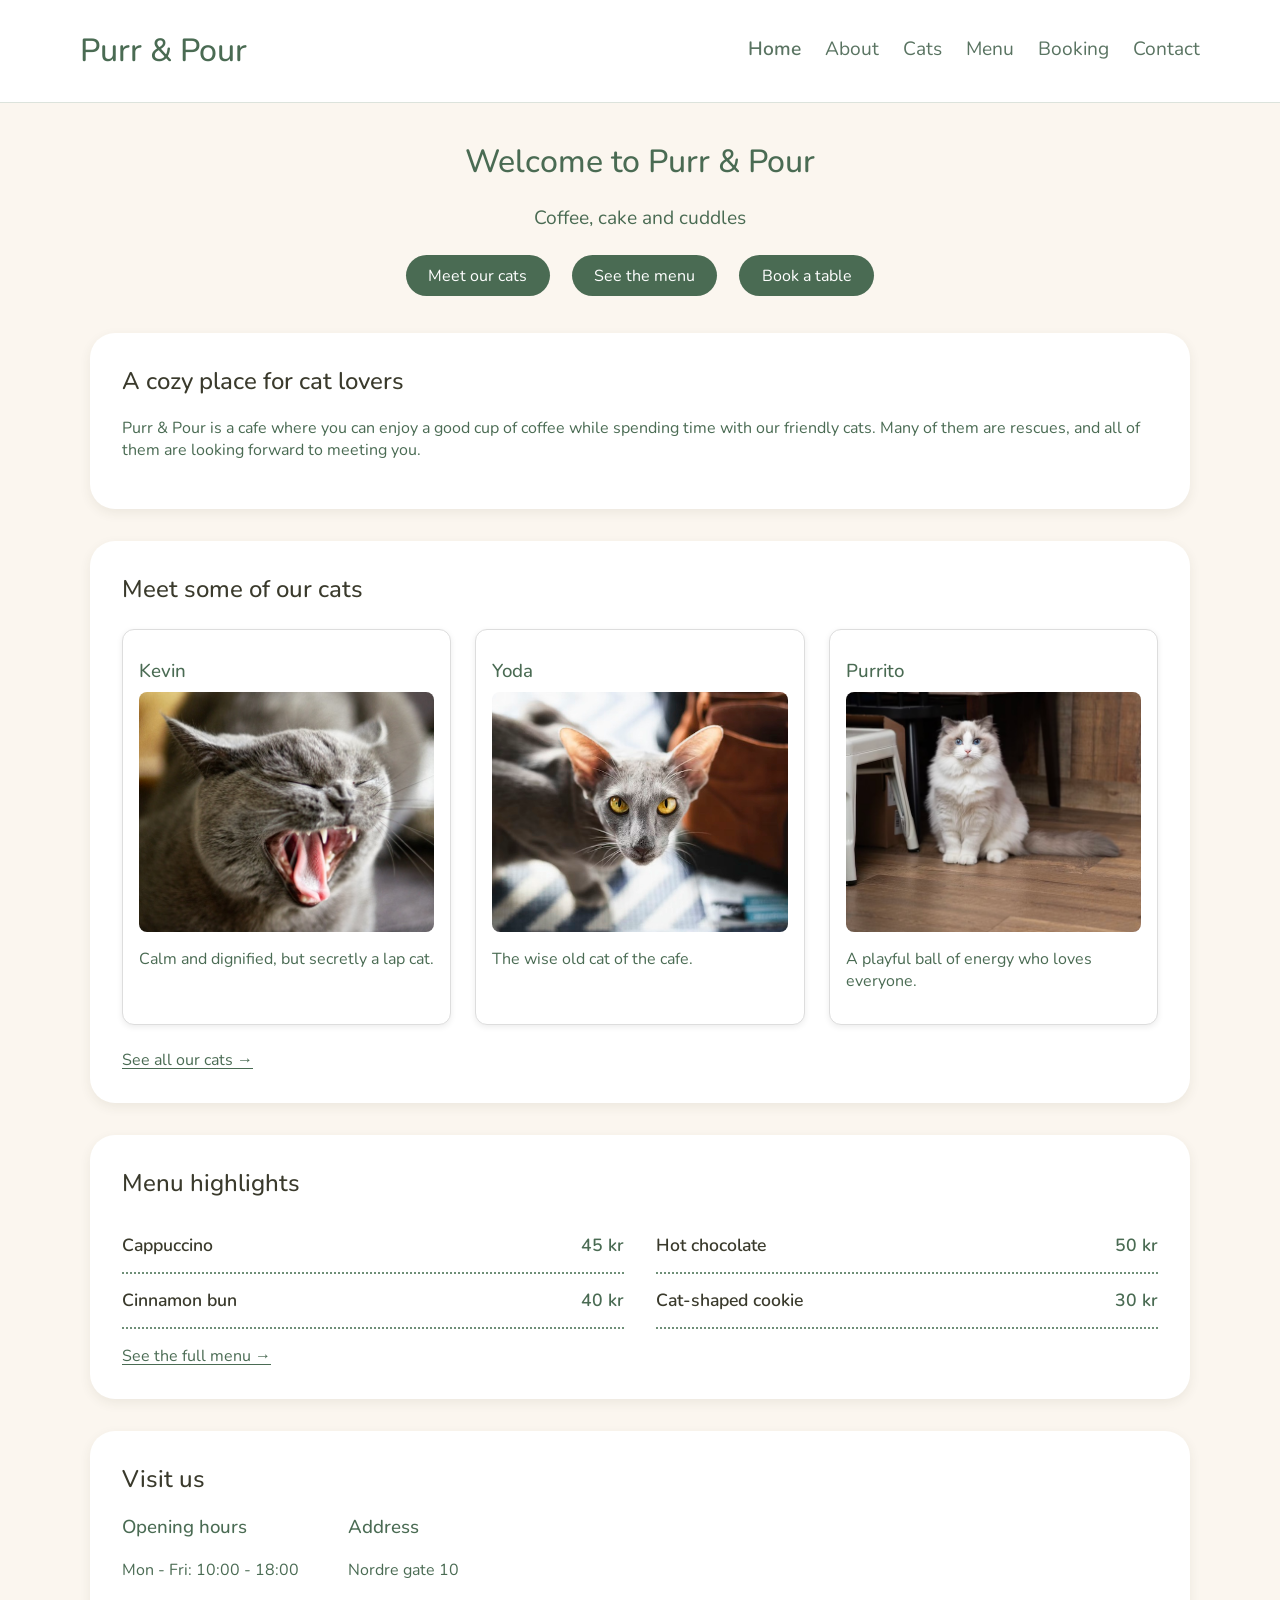
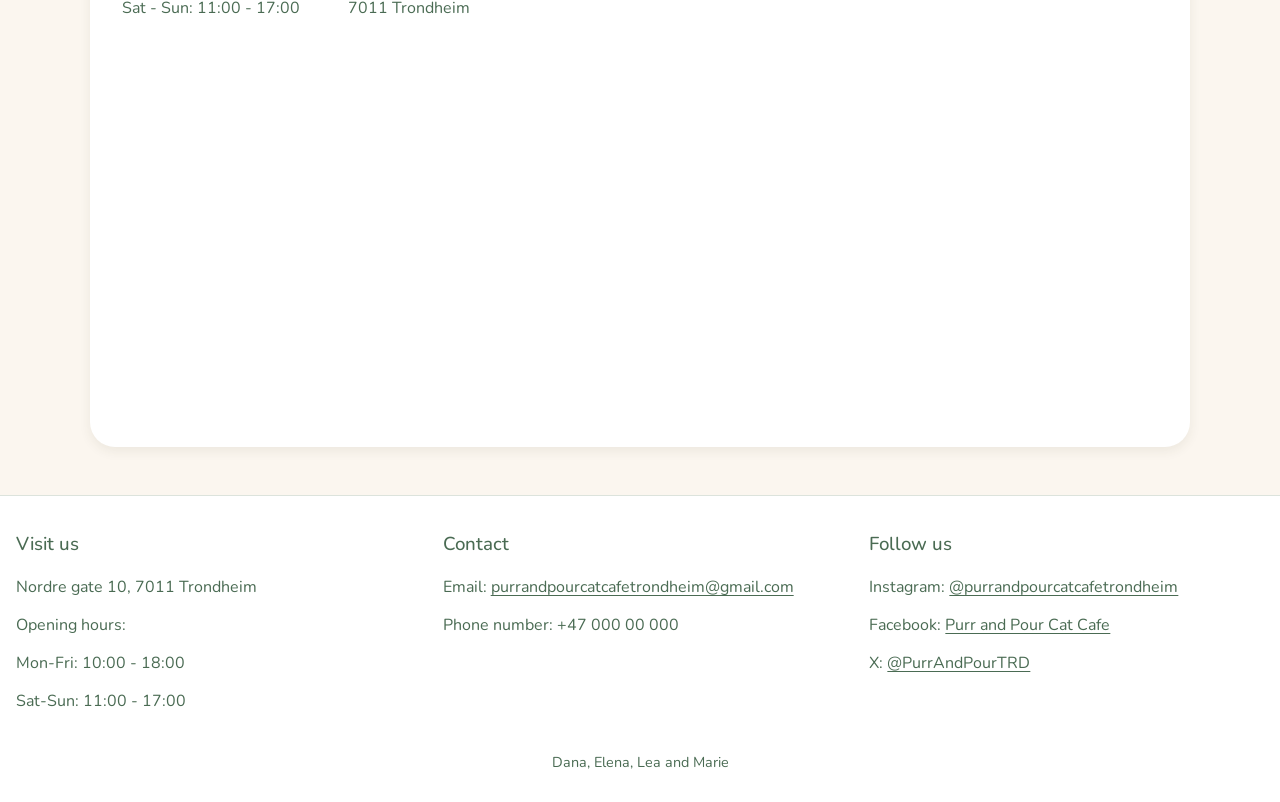
<file: index.html>
<!DOCTYPE html>
<html lang="en">

<head>
    <meta charset="UTF-8">
    <meta name="viewport" content="width=device-width, initial-scale=1.0">
    <link rel="icon" type="image/png" href="bilder/minipawbackground.png">
    <title>Purr &amp; Pour</title>
    <link rel="stylesheet" href="style.css">
    <script src="nav.js" defer></script>
    <script src="footer.js" defer></script>
</head>

<body>
    <header id="site-header"></header>
    <main class="page">
        <h1>Welcome to Purr &amp; Pour</h1>
        <p class="tagline">Coffee, cake and cuddles</p>
        <div class="hero-buttons">
            <a href="cats.html" class="button">Meet our cats</a>
            <a href="menu.html" class="button">See the menu</a>
            <a href="booking.html" class="button">Book a table</a>
        </div>
        <section class="intro">
            <h2>A cozy place for cat lovers</h2>
            <p>Purr &amp; Pour is a cafe where you can enjoy a good cup of coffee while spending time with our friendly
                cats. Many of them are rescues, and all of them are looking forward to meeting you.</p>
        </section>


        <section class="featured"> <!-- using section so all the divs are in the same grouping-->
            <h2>Meet some of our cats</h2>
            <div class="cat-grid">
                <article class="cat-card">
                    <h3>Kevin</h3>
                    <img src="bilder/kevin.jpeg" alt="A furry grey cat yawning">
                    <p>Calm and dignified, but secretly a lap cat.</p>
                </article>
                <article class="cat-card">
                    <h3>Yoda</h3>
                    <img src="bilder/Yoda.jpeg" alt="A grey cat with big ears and orange eyes">
                    <p>The wise old cat of the cafe.</p>
                </article>
                <article class="cat-card">
                    <h3>Purrito</h3>
                    <img src="bilder/purrito.jpeg" alt="A white and grey fluffy cat with light blue eyes">
                    <p>A playful ball of energy who loves everyone.</p>
                </article>
            </div>
            <a class="link-arrow" href="cats.html">See all our cats &rarr;</a>
        </section>

        <section class="menu-highlights">
            <h2>Menu highlights</h2>
            <div class="menu-grid">
                <div class="menu-item">
                    <span class="menu-name">Cappuccino</span>
                    <span class="menu-price">45 kr</span>
                </div>
                <div class="menu-item">
                    <span class="menu-name">Hot chocolate</span>
                    <span class="menu-price">50 kr</span>
                </div>
                <div class="menu-item">
                    <span class="menu-name">Cinnamon bun</span>
                    <span class="menu-price">40 kr</span>
                </div>
                <div class="menu-item">
                    <span class="menu-name">Cat-shaped cookie</span>
                    <span class="menu-price">30 kr</span>
                </div>
            </div>
            <a class="link-arrow" href="menu.html">See the full menu &rarr;</a>
        </section>

        <section class="visit">
            <h2>Visit us</h2>
            <div class="visit-info">
                <div>
                    <h3>Opening hours</h3>
                    <p>Mon - Fri: 10:00 - 18:00</p>
                    <p>Sat - Sun: 11:00 - 17:00</p>
                </div>
                <div>
                    <h3>Address</h3>
                    <p>Nordre gate 10</p>
                    <p>7011 Trondheim</p>
                </div>
            </div>
            <iframe title="Map showing Purr &amp; Pour at Nordre gate 10"
                src="https://www.google.com/maps/embed?pb=!1m18!1m12!1m3!1d1784.5060410332605!2d10.394748477688484!3d63.43165667685454!2m3!1f0!2f0!3f0!3m2!1i1024!2i768!4f13.1!3m3!1m2!1s0x466d319ba3316a73%3A0xbbe25eb7787081bc!2sNordre%20gate%2010%2C%207011%20Trondheim!5e0!3m2!1sno!2sno!4v1794908727036!5m2!1sno!2sno" width="600" height="450" allowfullscreen="" loading="lazy" referrerpolicy="strict-origin-when-cross-origin"></iframe>
        </section>
    </main>
    <footer id="site-footer"></footer>
</body>

</html>
</file>
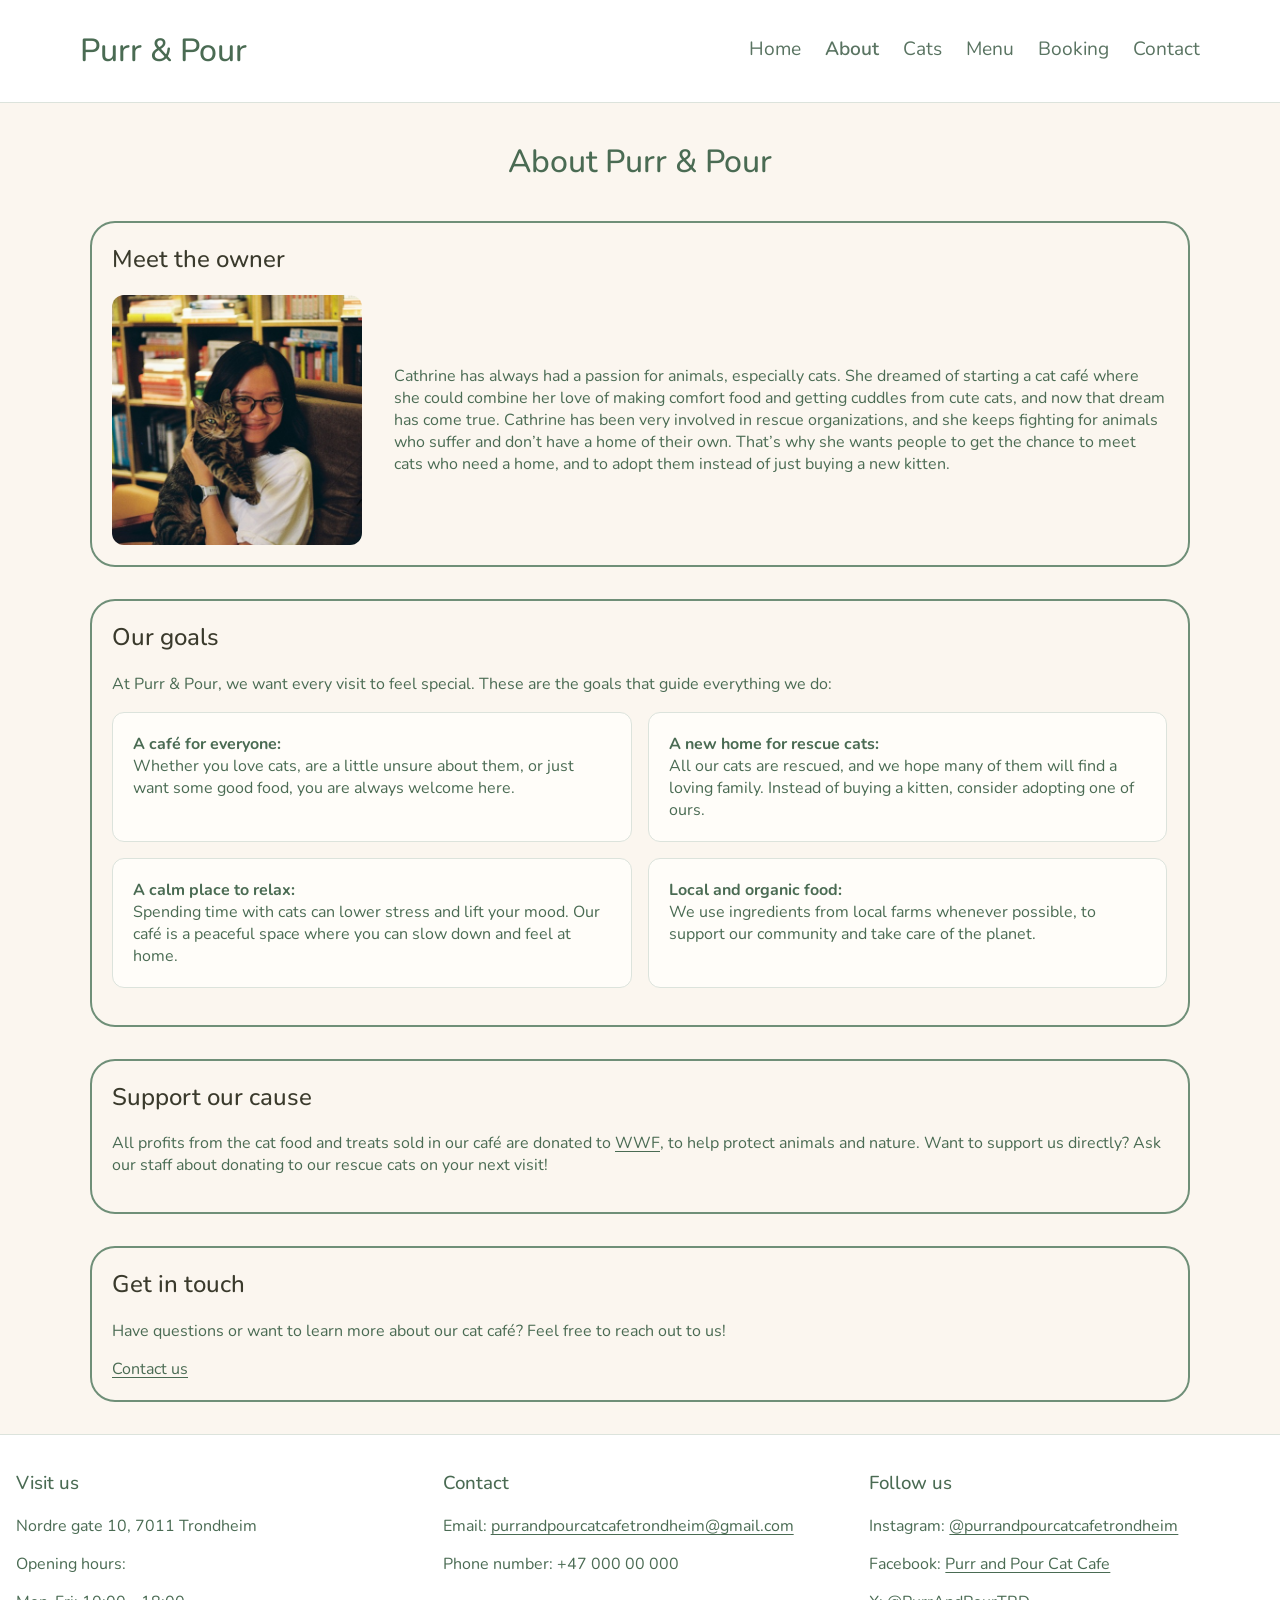
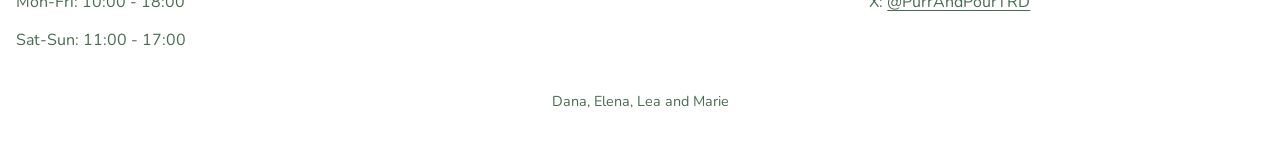
<file: about.html>
<!DOCTYPE html>
<html lang="en">

<head>
    <meta charset="UTF-8">
    <meta name="viewport" content="width=device-width, initial-scale=1.0">
    <link rel="icon" type="image/png" href="bilder/minipawbackground.png">
    <title>About - Purr &amp; Pour</title>
    <link rel="stylesheet" href="style.css">
    <script src="nav.js" defer></script>
    <script src="footer.js" defer></script>
</head>

<body>
    <header id="site-header"></header>
    <main class="page">
        <h1>About Purr &amp; Pour</h1>
        <section class="boxes">
            <h2>Meet the owner</h2>
            <!-- Bilde fra Unsplash: https://unsplash.com/s/photos/cat-owner !-->
            <div class="owner">
                <img src="bilder/cathrine.jpg" alt="Cathrine Cat, the owner of Purr & Pour" height="200">
                <p>Cathrine has always had a passion for animals, especially cats. She dreamed of starting a cat café
                    where she could combine her love of making comfort food and getting cuddles from cute cats, and now
                    that dream has come true. Cathrine has been very involved in rescue organizations, and she keeps
                    fighting for animals who suffer and don’t have a home of their own. That’s why she wants people to
                    get the chance to meet cats who need a home, and to adopt them instead of just buying a new kitten.
                </p>
            </div>
        </section>
        <section class="boxes">
            <h2>Our goals</h2>
            <p>At Purr &amp; Pour, we want every visit to feel special. These are the goals that guide everything we do:
            </p>
            <ul class="goals-list">
                <li><strong>A café for everyone:</strong> Whether you love cats, are a little unsure about them, or just
                    want some good food, you are always welcome here.</li>
                <li><strong>A new home for rescue cats:</strong> All our cats are rescued, and we hope many of them will
                    find a loving family. Instead of buying a kitten, consider adopting one of ours.</li>
                <li><strong>A calm place to relax:</strong> Spending time with cats can lower stress and lift your mood.
                    Our café is a peaceful space where you can slow down and feel at home.</li>
                <li><strong>Local and organic food:</strong> We use ingredients from local farms whenever possible, to
                    support our community and take care of the planet.</li>
            </ul>
        </section>
        <section class="boxes">
            <h2>Support our cause</h2>
            <p>All profits from the cat food and treats sold in our café are donated to <a href="https://www.wwf.no"
                    target="_blank">WWF</a>, to help protect animals and nature. Want to support us directly? Ask our
                staff about donating to our rescue cats on your next visit!</p>
        </section>
        <section class="boxes">
            <h2>Get in touch</h2>
            <p>Have questions or want to learn more about our cat café? Feel free to reach out to us!</p>
            <a href="contact.html">Contact us</a>
        </section>
    </main>
    <footer id="site-footer"></footer>
</body>

</html>
</file>
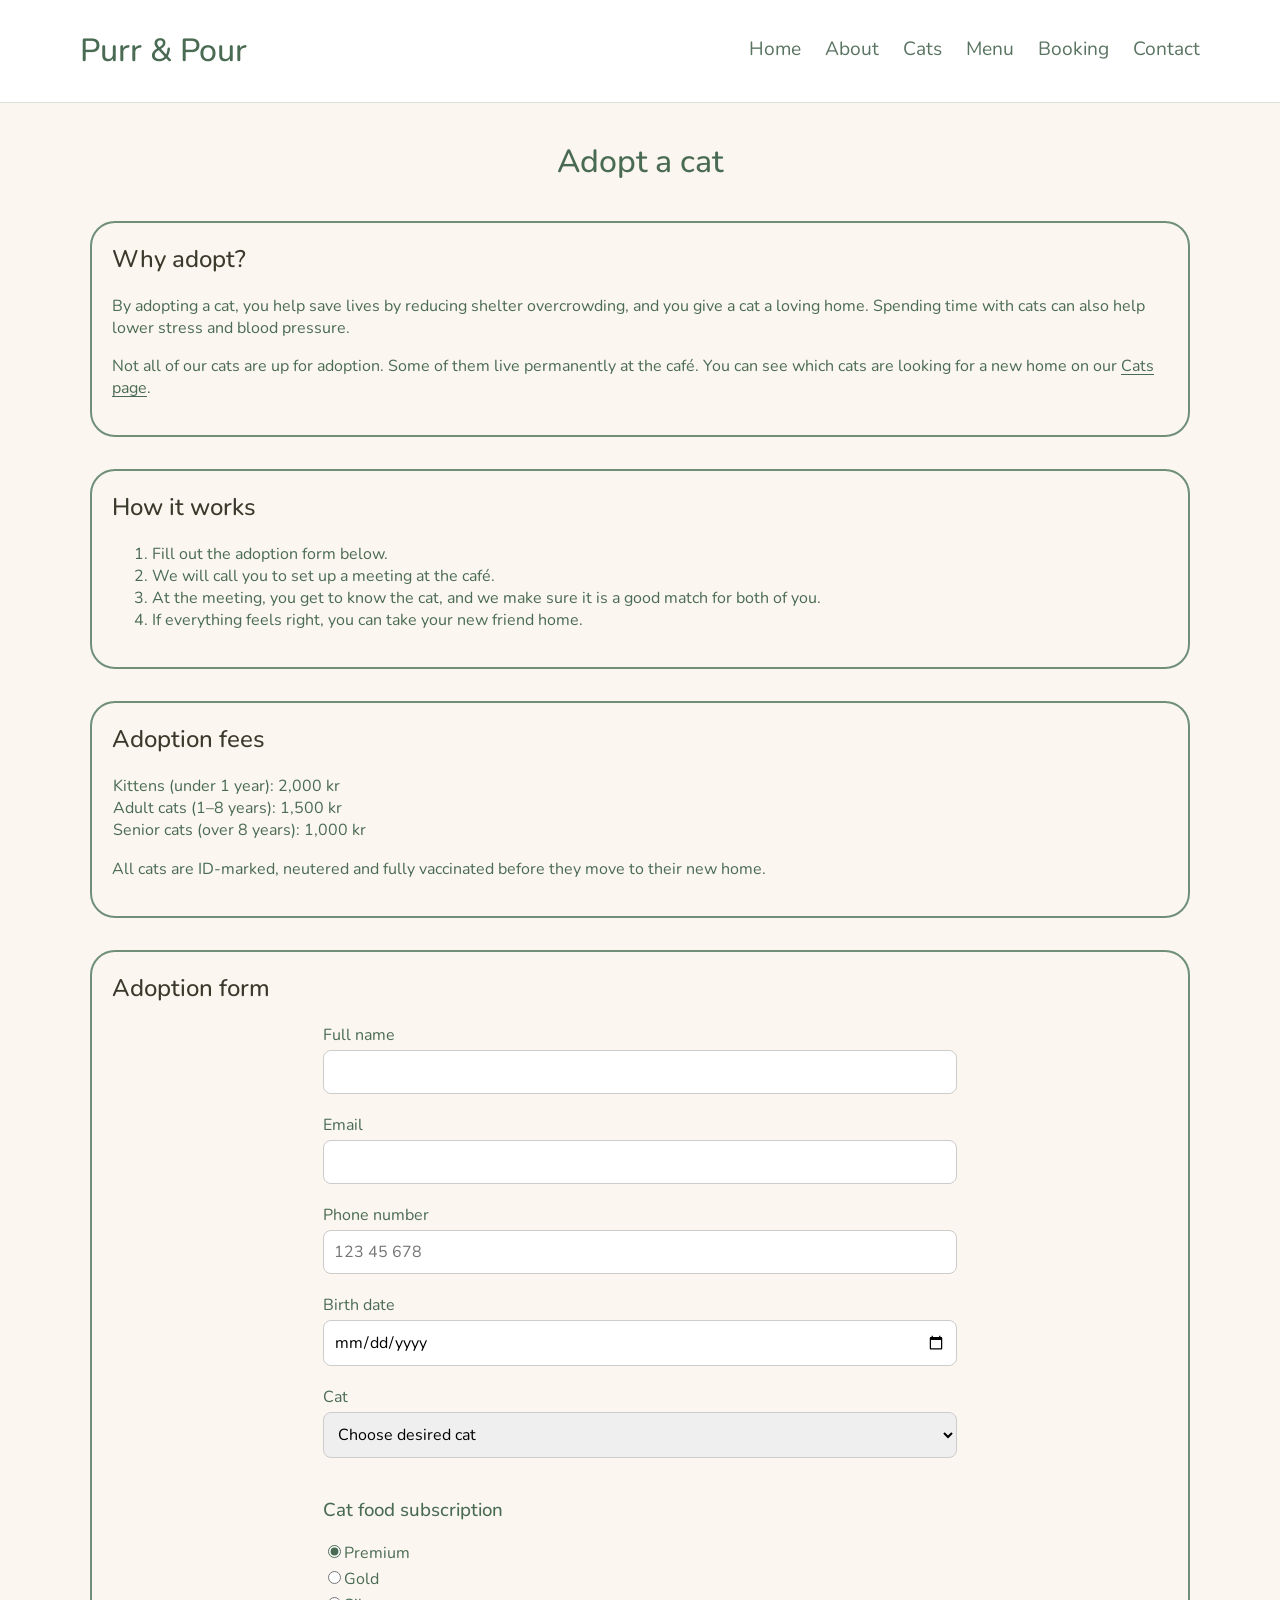
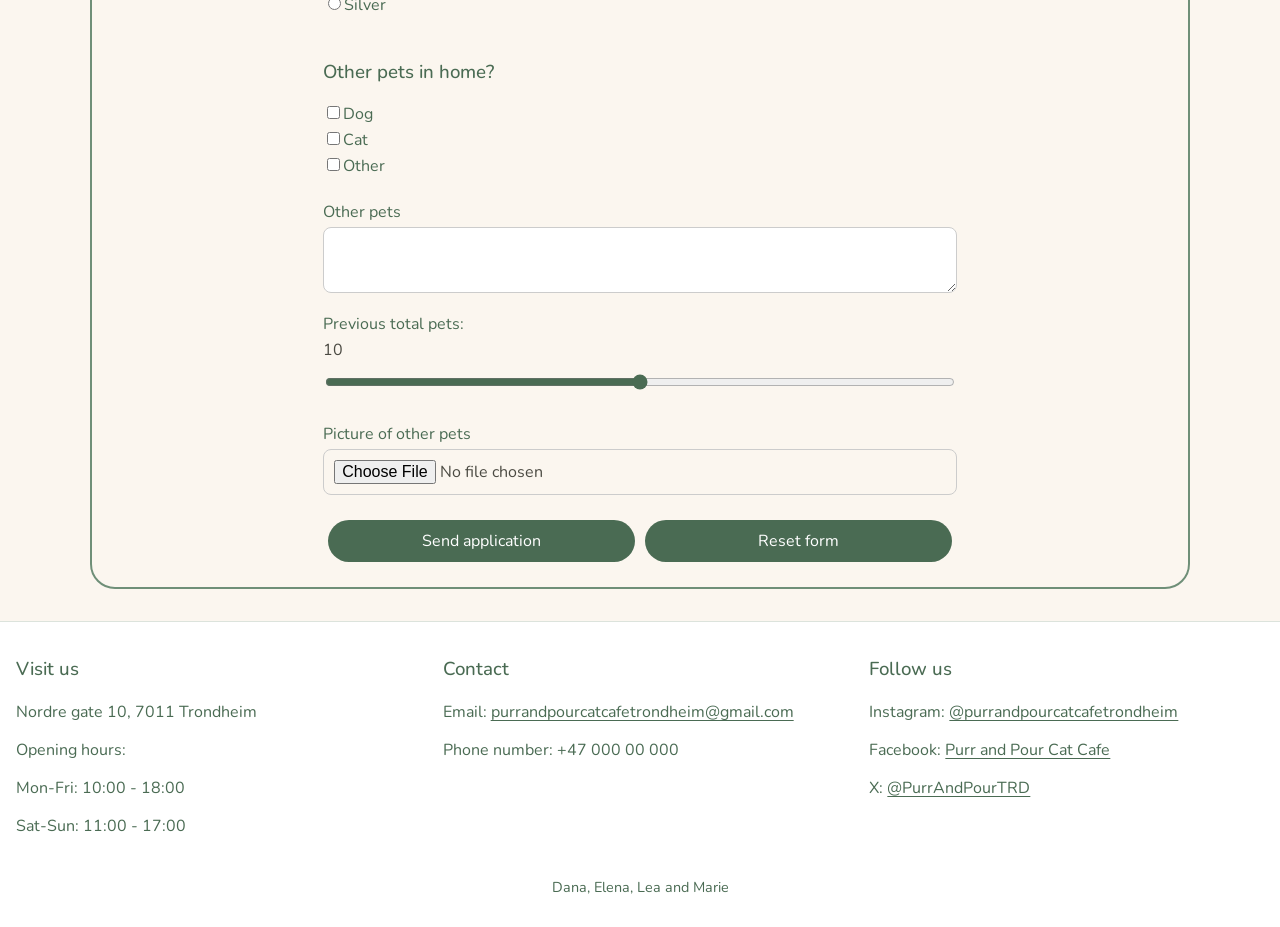
<file: adoption.html>
<!DOCTYPE html>
<html lang="en">

<head>
    <meta charset="UTF-8">
    <meta name="viewport" content="width=device-width, initial-scale=1.0">
    <link rel="icon" type="image/png" href="bilder/minipawbackground.png">
    <title>Adoption - Purr &amp; Pour</title>
    <script src="nav.js" defer></script>
    <script src="adoption.js" defer></script>
    <script src="footer.js" defer></script>
    <link rel="stylesheet" href="style.css">
</head>

<body>
    <header id="site-header"></header>
    <main class="page">
        <h1>Adopt a cat</h1>
        <section class="boxes">
            <h2>Why adopt?</h2>
            <p>By adopting a cat, you help save lives by reducing shelter overcrowding,
                and you give a cat a loving home. Spending time with cats can also help lower stress and blood pressure.
            </p>
            <p>Not all of our cats are up for adoption. Some of them live permanently at the café. You can see which
                cats
                are looking for a new home on our <a href="cats.html">Cats page</a>.</p>
        </section>
        <section class="boxes">
            <h2>How it works</h2>
            <ol>
                <li>Fill out the adoption form below.</li>
                <li>We will call you to set up a meeting at the café.</li>
                <li>At the meeting, you get to know the cat, and we make sure it is a good match for both of you.</li>
                <li>If everything feels right, you can take your new friend home.</li>
            </ol>
        </section>
        <section class="boxes">
            <h2>Adoption fees</h2>
            <ul>
                <li>Kittens (under 1 year): 2,000 kr</li>
                <li>Adult cats (1–8 years): 1,500 kr</li>
                <li>Senior cats (over 8 years): 1,000 kr</li>
            </ul>
            <p>All cats are ID-marked, neutered and fully vaccinated before they move to their new home.</p>
        </section>
        <section class="boxes">
            <h2>Adoption form</h2>
            <form action="#" method="post">
                <div class="formElement">
                    <label for="fullName">Full name</label>
                    <input type="text" name="fullName" id="fullName" required>
                </div>

                <div class="formElement">
                    <label for="email">Email</label>
                    <input type="email" name="email" id="email" required>
                </div>

                <div class="formElement">
                    <label for="phone">Phone number</label>
                    <input type="tel" name="phone" id="phone" required pattern="[0-9]{3} ?[0-9]{2} ?[0-9]{3}"
                        placeholder="123 45 678">
                </div>

                <div class="formElement">
                    <label for="date">Birth date</label>
                    <input type="date" name="date" id="date" required max="2008-11-10">
                </div>

                <div class="formElement">
                    <label for="cat">Cat</label>
                    <select name="cat" id="cat" required>
                        <option value disabled selected>Choose desired cat</option>
                        <option value="toffee">Toffee</option>
                        <option value="java">Java</option>
                        <option value="kevin">Kevin</option>
                        <option value="purrito">Purrito</option>
                        <option value="mochi">Mochi</option>
                    </select>
                </div>

                <div class="formElement">
                    <h3>Cat food subscription</h3>
                    <label for="premium">
                        <input type="radio" name="diet" id="premium" value="premium" checked>Premium
                    </label>
                    <label for="gold">
                        <input type="radio" name="diet" id="gold" value="gold">Gold
                    </label>
                    <label for="silver">
                        <input type="radio" name="diet" id="silver" value="silver">Silver
                    </label>
                </div>

                <div class="formElement">
                    <h3>Other pets in home?</h3>
                    <label for="dog">
                        <input type="checkbox" name="pets" id="dog">Dog
                    </label>
                    <label for="petCat">
                        <input type="checkbox" name="pets" id="petCat">Cat
                    </label>
                    <label for="other">
                        <input type="checkbox" name="pets" id="other" value="other">Other
                    </label>
                </div>

                <div class="formElement">
                    <label for="otherPets">Other pets</label>
                    <textarea name="otherPets" id="otherPets" rows="2"></textarea>
                </div>

                <div class="formElement">
                    <label for="previousTotalEvents">Previous total pets:</label>
                    <output id="previousEventsNumber">10</output>
                    <input type="range" name="previousTotalEvents" id="previousTotalEvents" min="0" max="20">
                </div>

                <div class="formElement">
                    <label for="pet">Picture of other pets</label>
                    <input type="file" id="pet" name="pet" accept="image/*">
                </div>

                <div class="buttonContainer">
                    <button type="submit"> Send application </button>
                    <button type="reset"> Reset form </button>
                </div>
            </form>
        </section>
    </main>
    <footer id="site-footer"></footer>
</body>

</html>
</file>
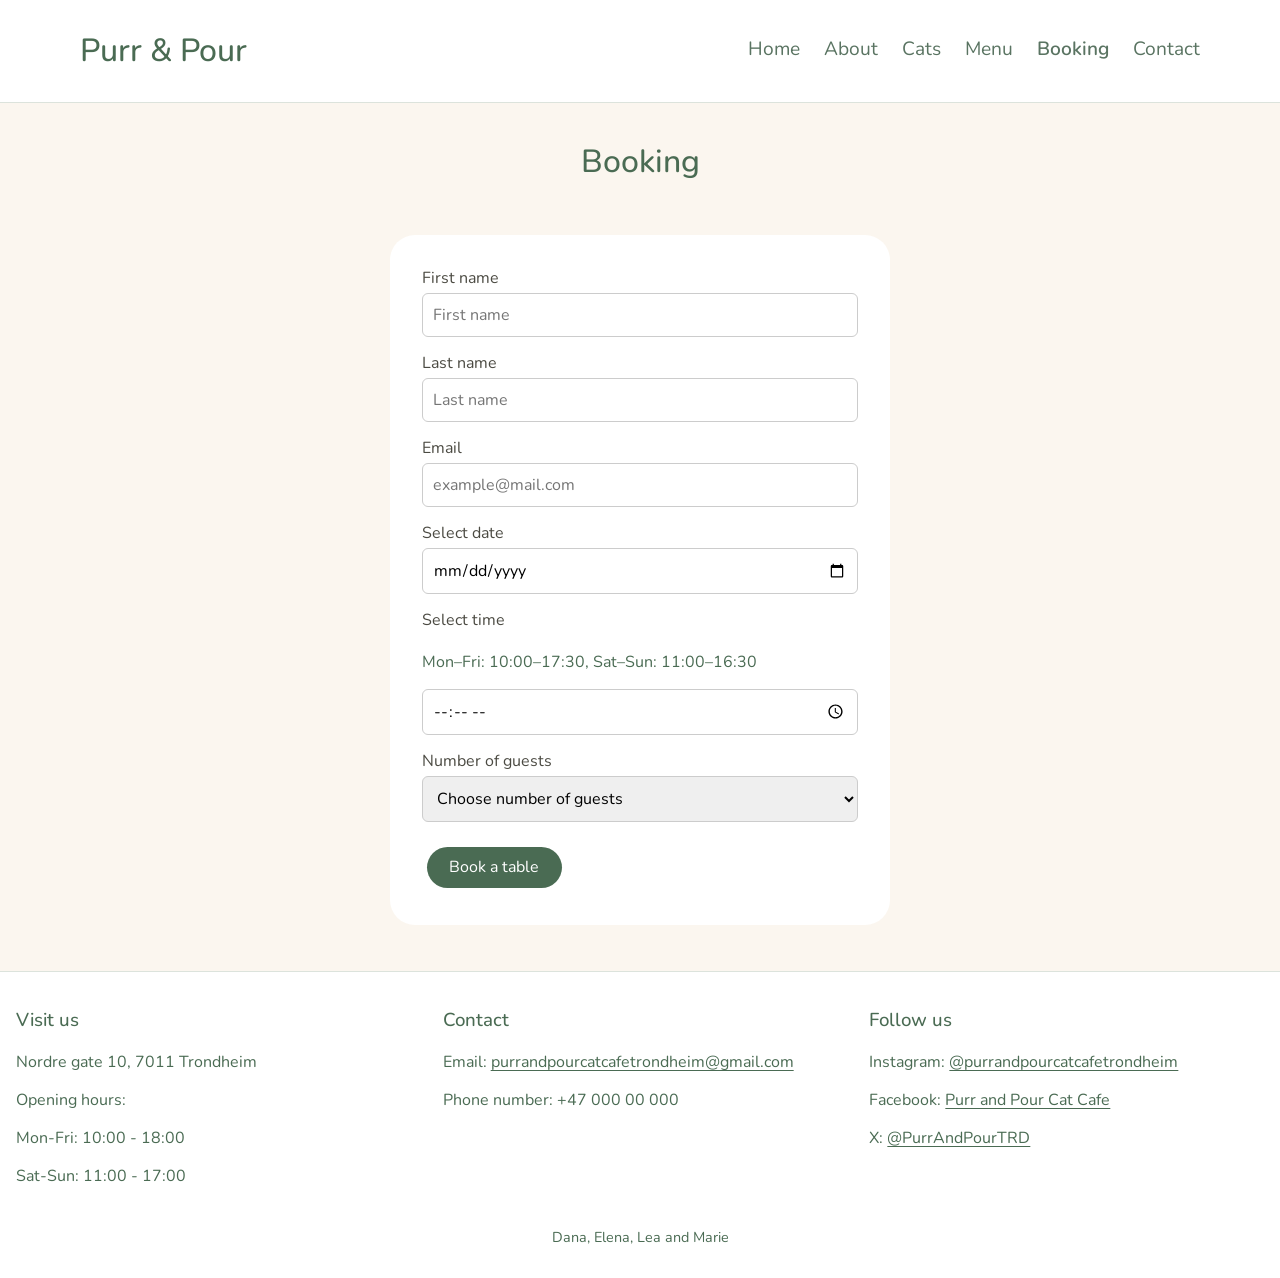
<file: booking.html>
<!DOCTYPE html>
<html lang="en">
<head>
    <meta charset="UTF-8">
    <meta name="viewport" content="width=device-width, initial-scale=1.0">
    <link rel="icon" type="image/png" href="bilder/minipawbackground.png">
    <title>Booking - Purr &amp; Pour</title>
    <link rel="stylesheet" href="style.css">
    <script src="nav.js" defer></script>
    <script src="footer.js" defer></script>
    <script src="booking.js" defer></script>
</head>
<body>
    <header id="site-header"></header>

    <main class="page">
        <h1>Booking</h1>

        <form class="booking-form">
            <label for="firstName">First name</label>
            <input type="text" id="firstName" name="firstName" placeholder="First name" autocomplete="given-name" required>

            <label for="lastName">Last name</label>
            <input type="text" id="lastName" name="lastName" placeholder="Last name" autocomplete="family-name" required>

            <label for="email">Email</label>
            <input type="email" id="email" name="email" placeholder="example@mail.com" autocomplete="email" required>

            <label for="bookDate">Select date</label>
            <input type="date" id="bookDate" name="bookDate" required>

            <label for="time">Select time</label>
            <p class="form-hint">Mon–Fri: 10:00–17:30, Sat–Sun: 11:00–16:30</p>
            <input type="time" id="time" name="time" step="900" min="10:00" max="17:30" required>

            <label for="people">Number of guests</label>
            <select id="people" name="people" required>
                <option value="" disabled selected>Choose number of guests</option>
                <option value="1">1</option>
                <option value="2">2</option>
                <option value="3">3</option>
                <option value="4">4</option>
                <option value="5">5</option>
                <option value="6">6</option>
                <option value="7">7</option>
                <option value="8">8</option>
            </select>

            <button id="submit" type="submit">Book a table</button>
        </form>
    </main>

    <footer id="site-footer"></footer>
</body>
</html>
</file>
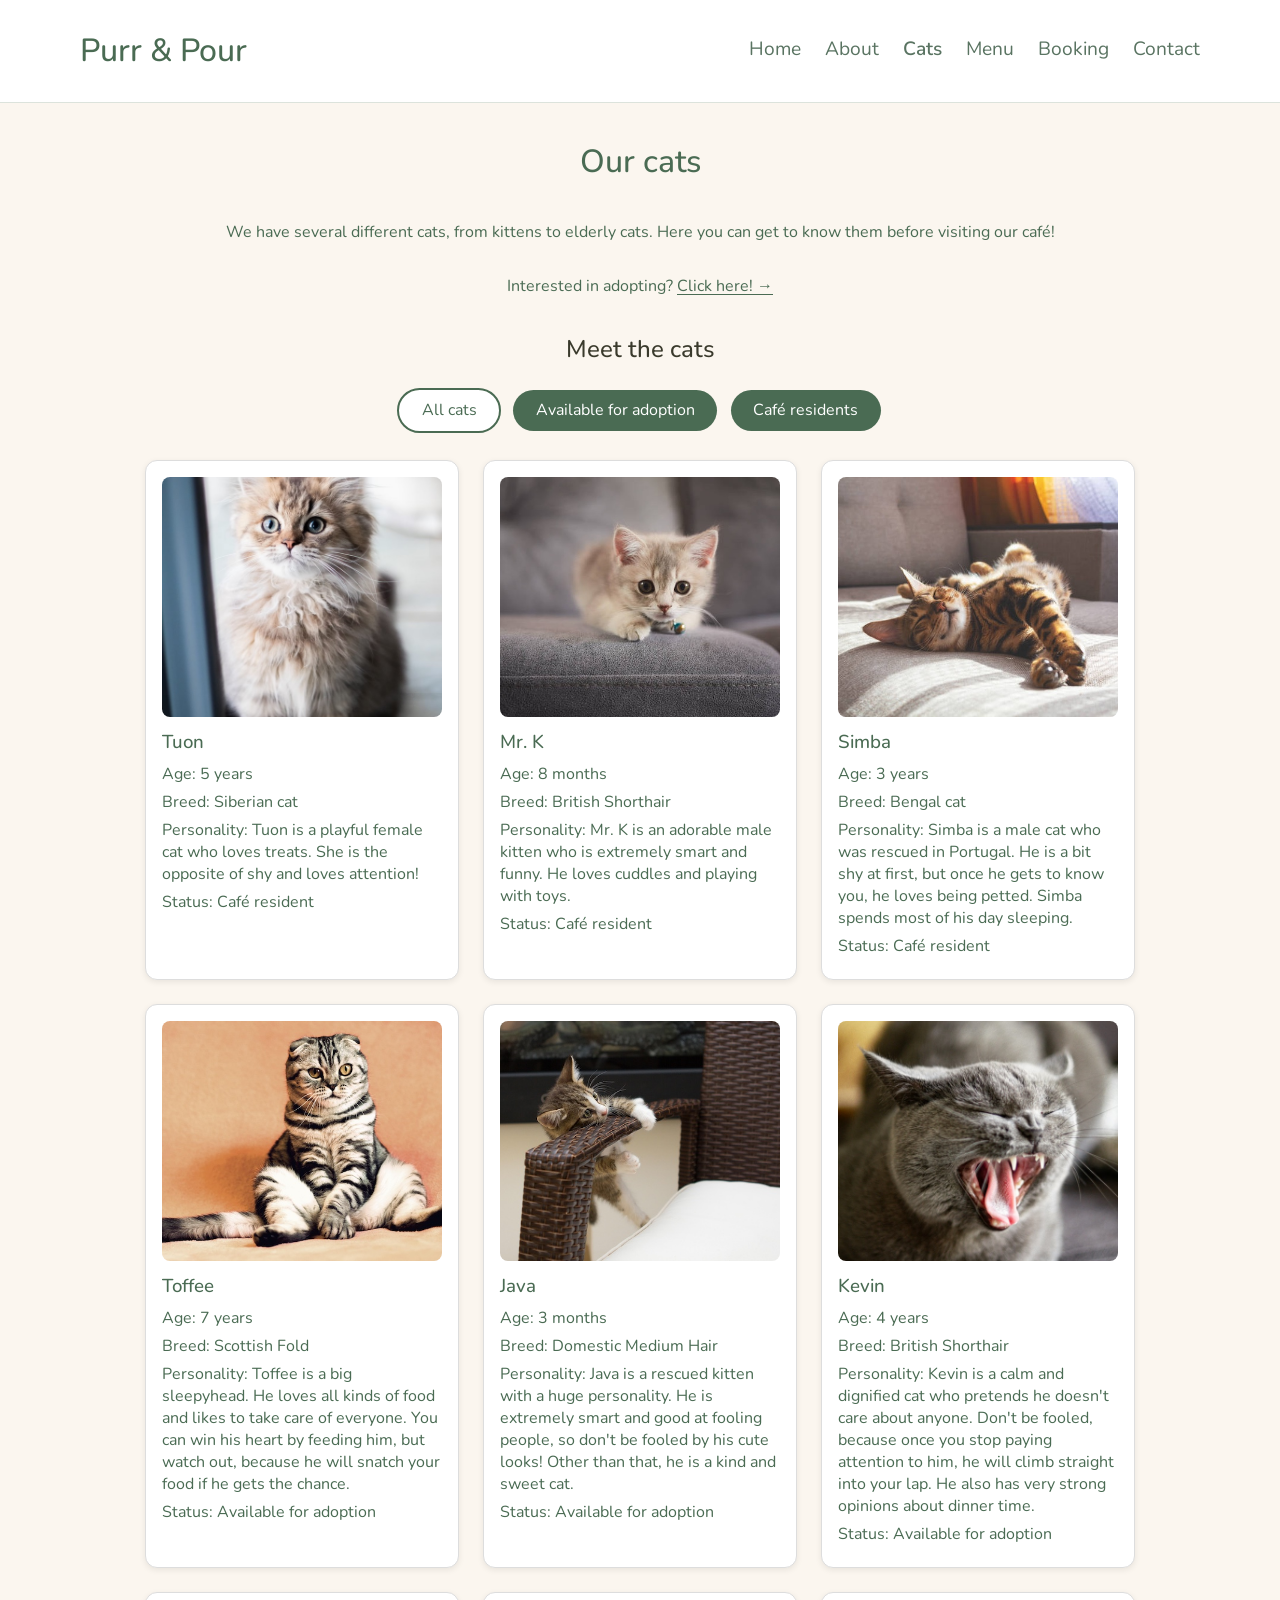
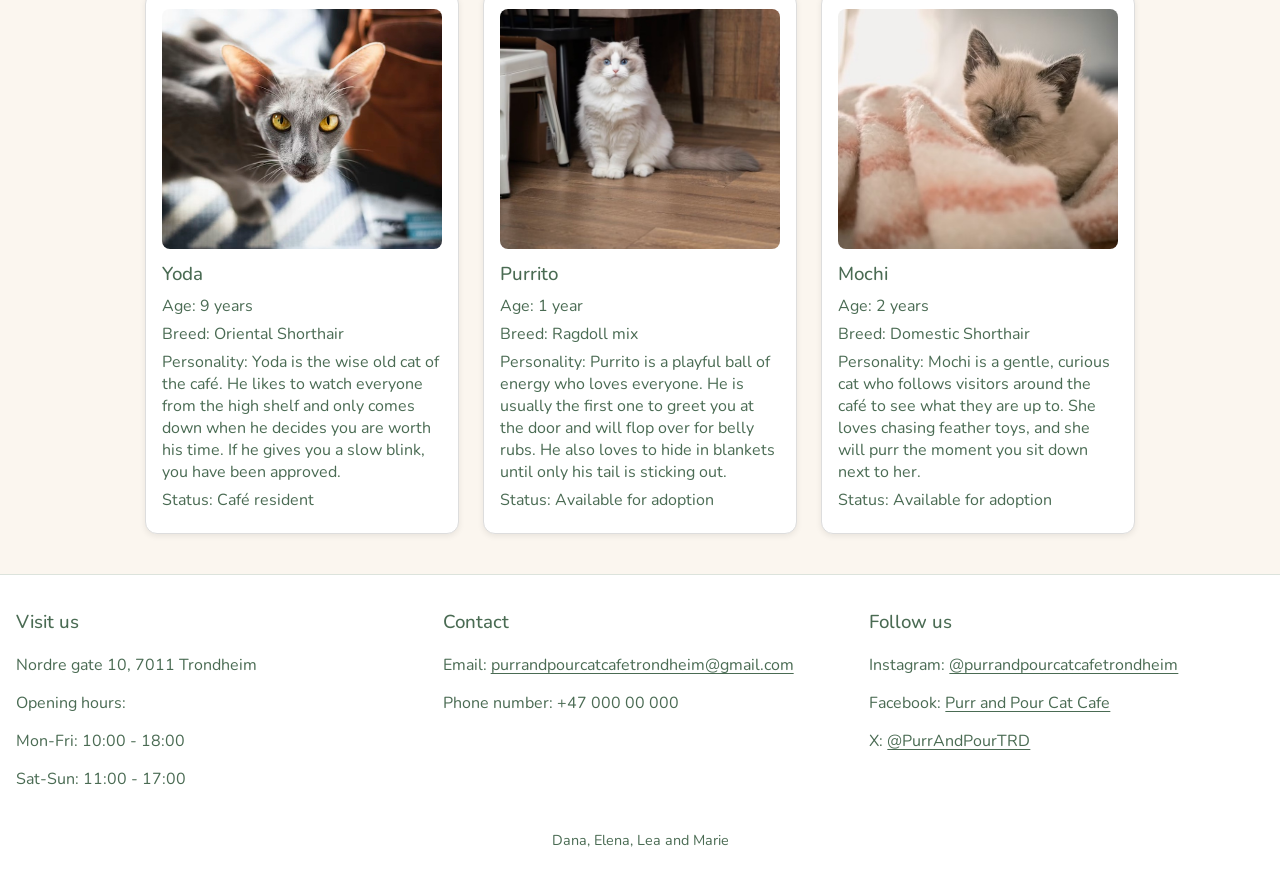
<file: cats.html>
<!DOCTYPE html>
<html lang="en">

<head>
    <meta charset="UTF-8">
    <meta name="viewport" content="width=device-width, initial-scale=1.0">
    <link rel="icon" type="image/png" href="bilder/minipawbackground.png">
    <title>Cats - Purr &amp; Pour</title>
    <link rel="stylesheet" href="style.css">
    <script src="nav.js" defer></script>
    <script src="footer.js" defer></script>
    <script src="cat-filter.js" defer></script>
</head>

<body>
    <header id="site-header"></header>

    <main class="page">
        <h1>Our cats</h1>
        <p>We have several different cats, from kittens to elderly cats. Here you can get to know them before visiting
            our café!</p>
        <p>Interested in adopting? <a class="link-arrow" href="adoption.html">Click here! &rarr;</a></p>

        <h2>Meet the cats</h2>
        <div class="cat-filter">
            <button type="button" data-filter="all" class="active">All cats</button>
            <button type="button" data-filter="adoption">Available for adoption</button>
            <button type="button" data-filter="resident">Café residents</button>
        </div>
        <div class="cat-grid">
            <article class="cat-card" data-status="resident">
                <img src="bilder/tuon.jpeg" alt="A grey, brown and white Siberian cat with blue-grey eyes">
                <h3>Tuon</h3>
                <ul>
                    <li>Age: 5 years</li>
                    <li>Breed: Siberian cat</li>
                    <li>Personality: Tuon is a playful female cat who loves treats. She is the opposite of shy and loves
                        attention!</li>
                    <li>Status: Café resident</li>
                </ul>
            </article>

            <article class="cat-card" data-status="resident">
                <img src="bilder/mr-k.jpg" alt="A light grey British Shorthair kitten">
                <h3>Mr. K</h3>
                <ul>
                    <li>Age: 8 months</li>
                    <li>Breed: British Shorthair</li>
                    <li>Personality: Mr. K is an adorable male kitten who is extremely smart and funny. He loves cuddles
                        and playing with toys.</li>
                    <li>Status: Café resident</li>
                </ul>
            </article>

            <article class="cat-card" data-status="resident">
                <img src="bilder/Simba.jpg" alt="A Bengal cat sleeping on a sofa">
                <h3>Simba</h3>
                <ul>
                    <li>Age: 3 years</li>
                    <li>Breed: Bengal cat</li>
                    <li>Personality: Simba is a male cat who was rescued in Portugal. He is a bit shy at first, but once
                        he gets to know you, he loves being petted. Simba spends most of his day sleeping.</li>
                    <li>Status: Café resident</li>
                </ul>
            </article>

            <article class="cat-card" data-status="adoption">
                <img src="bilder/toffee.jpg" alt="A grey and black striped cat sitting almost like a human">
                <h3>Toffee</h3>
                <ul>
                    <li>Age: 7 years</li>
                    <li>Breed: Scottish Fold</li>
                    <li>Personality: Toffee is a big sleepyhead. He loves all kinds of food and likes to take care of
                        everyone. You can win his heart by feeding him, but watch out, because he will snatch your food
                        if he gets the chance.</li>
                    <li>Status: Available for adoption</li>
                </ul>
            </article>

            <article class="cat-card" data-status="adoption">
                <img src="bilder/java.jpg" alt="A brown and white kitten climbing a chair">
                <h3>Java</h3>
                <ul>
                    <li>Age: 3 months</li>
                    <li>Breed: Domestic Medium Hair</li>
                    <li>Personality: Java is a rescued kitten with a huge personality. He is extremely smart and good at
                        fooling people, so don't be fooled by his cute looks! Other than that, he is a kind and sweet
                        cat.</li>
                    <li>Status: Available for adoption</li>
                </ul>
            </article>

            <article class="cat-card" data-status="adoption">
                <img src="bilder/kevin.jpeg" alt="A fluffy grey cat yawning">
                <h3>Kevin</h3>
                <ul>
                    <li>Age: 4 years</li>
                    <li>Breed: British Shorthair</li>
                    <li>Personality: Kevin is a calm and dignified cat who pretends he doesn't care about anyone. Don't
                        be fooled, because once you stop paying attention to him, he will climb straight into your lap.
                        He also has very strong opinions about dinner time.</li>
                    <li>Status: Available for adoption</li>
                </ul>
            </article>

            <article class="cat-card" data-status="resident">
                <img src="bilder/Yoda.jpeg" alt="A grey cat with big ears and orange eyes">
                <h3>Yoda</h3>
                <ul>
                    <li>Age: 9 years</li>
                    <li>Breed: Oriental Shorthair</li>
                    <li>Personality: Yoda is the wise old cat of the café. He likes to watch everyone from the high
                        shelf and only comes down when he decides you are worth his time. If he gives you a slow blink,
                        you have been approved.</li>
                    <li>Status: Café resident</li>
                </ul>
            </article>

            <article class="cat-card" data-status="adoption">
                <img src="bilder/purrito.jpeg"
                    alt="A white and grey fluffy cat with light blue eyes sitting on a wooden floor">
                <h3>Purrito</h3>
                <ul>
                    <li>Age: 1 year</li>
                    <li>Breed: Ragdoll mix</li>
                    <li>Personality: Purrito is a playful ball of energy who loves everyone. He is usually the first one
                        to greet you at the door and will flop over for belly rubs. He also loves to hide in blankets
                        until only his tail is sticking out.</li>
                    <li>Status: Available for adoption</li>
                </ul>
            </article>

            <article class="cat-card" data-status="adoption">
                <img src="bilder/mochi.jpeg" alt="A small cream-colored cat curled up on a blanket">
                <h3>Mochi</h3>
                <ul>
                    <li>Age: 2 years</li>
                    <li>Breed: Domestic Shorthair</li>
                    <li>Personality: Mochi is a gentle, curious cat who follows visitors around the café to see what
                        they are up to. She loves chasing feather toys, and she will purr the moment you sit down next
                        to her.</li>
                    <li>Status: Available for adoption</li>
                </ul>
            </article>


        </div>
    </main>

    <footer id="site-footer"></footer>
</body>

</html>
</file>
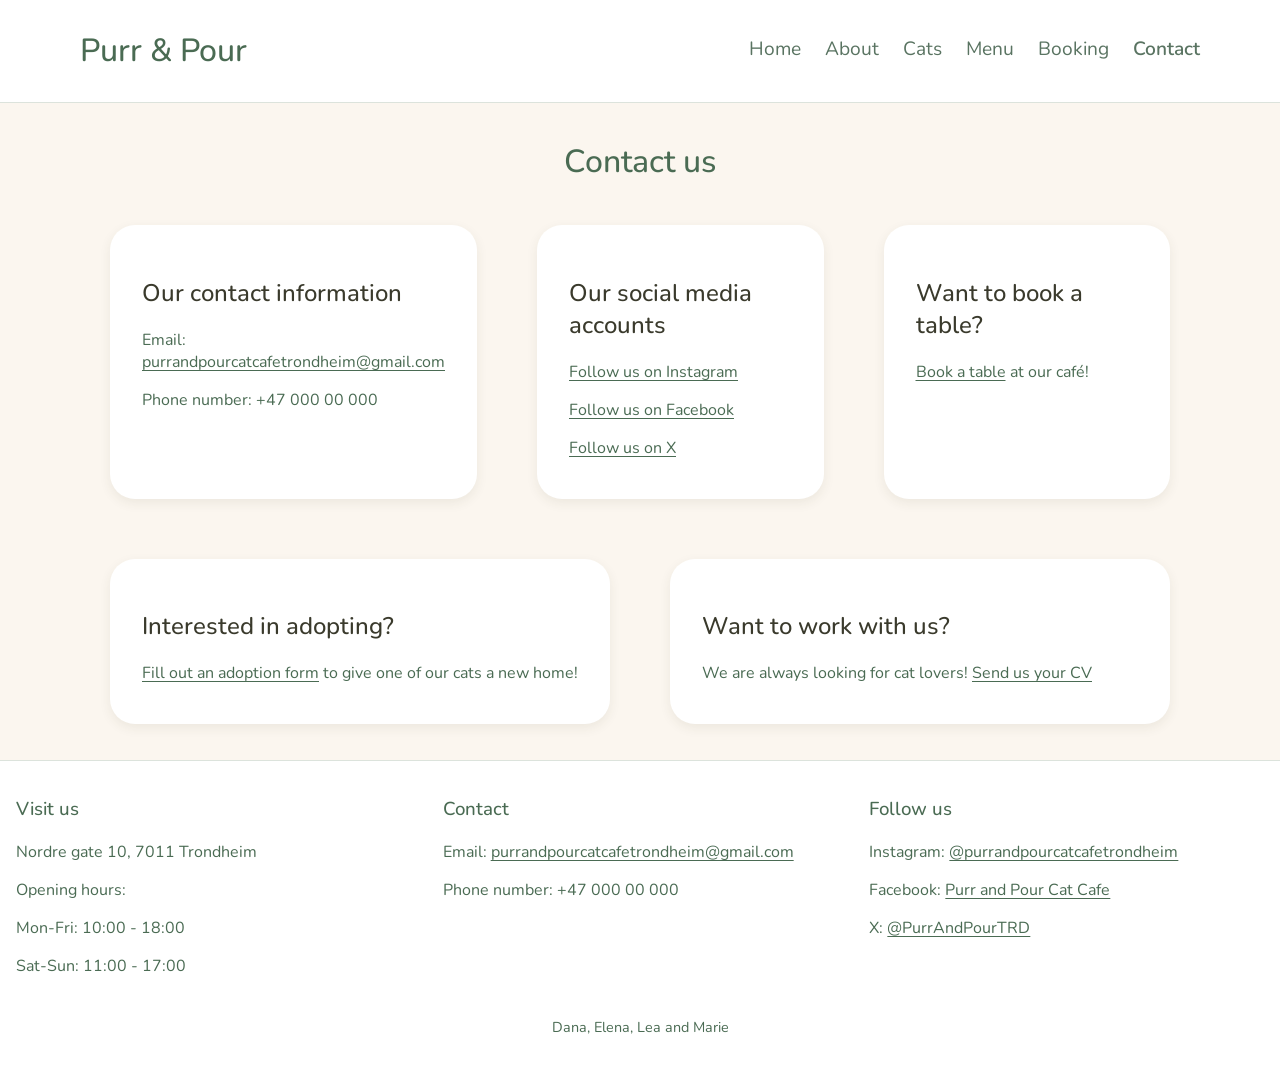
<file: contact.html>
<!DOCTYPE html>
<html lang="en">

<head>
    <meta charset="UTF-8">
    <meta name="viewport" content="width=device-width, initial-scale=1.0">
    <link rel="icon" type="image/png" href="bilder/minipawbackground.png">
    <title>Contact us - Purr &amp; Pour</title>
    <link rel="stylesheet" href="style.css">
    <script src="nav.js" defer></script>
    <script src="footer.js" defer></script>
</head>

<body>
    <header id="site-header"></header>
    <main class="page">
        <h1>Contact us</h1>
        <div class="row">
            <div class="contactbox">
                <h2>Our contact information</h2>
                <p>Email: <a
                        href="mailto:purrandpourcatcafetrondheim@gmail.com">purrandpourcatcafetrondheim@gmail.com</a>
                </p>
                <p>Phone number: +47 000 00 000</p>
            </div>
            <div class="contactbox">
                <h2>Our social media accounts</h2>
                <p><a href="https://www.instagram.com/purrandpourcatcafetrondheim/" target="_blank">Follow us on
                        Instagram</a></p>
                <p><a href="https://www.facebook.com/profile.php?id=61596114607447" target="_blank">Follow us on
                        Facebook</a></p>
                <p><a href="https://x.com/PurrAndPourTRD" target="_blank">Follow us on X</a></p>
            </div>
            <div class="contactbox">
                <h2>Want to book a table?</h2>
                <p><a href="booking.html">Book a table</a> at our café!</p>
            </div>
            <div class="contactbox">
                <h2>Interested in adopting?</h2>
                <p><a href="adoption.html">Fill out an adoption form</a> to give one of our cats a new home!</p>
            </div>

            <div class="contactbox">
                <h2>Want to work with us?</h2>
                <p>We are always looking for cat lovers! <a href="mailto:purrandpourcatcafetrondheim@gmail.com">Send us your CV</a></p>
            </div>
        </div>
    </main>
    <footer id="site-footer"></footer>
</body>

</html>
</file>
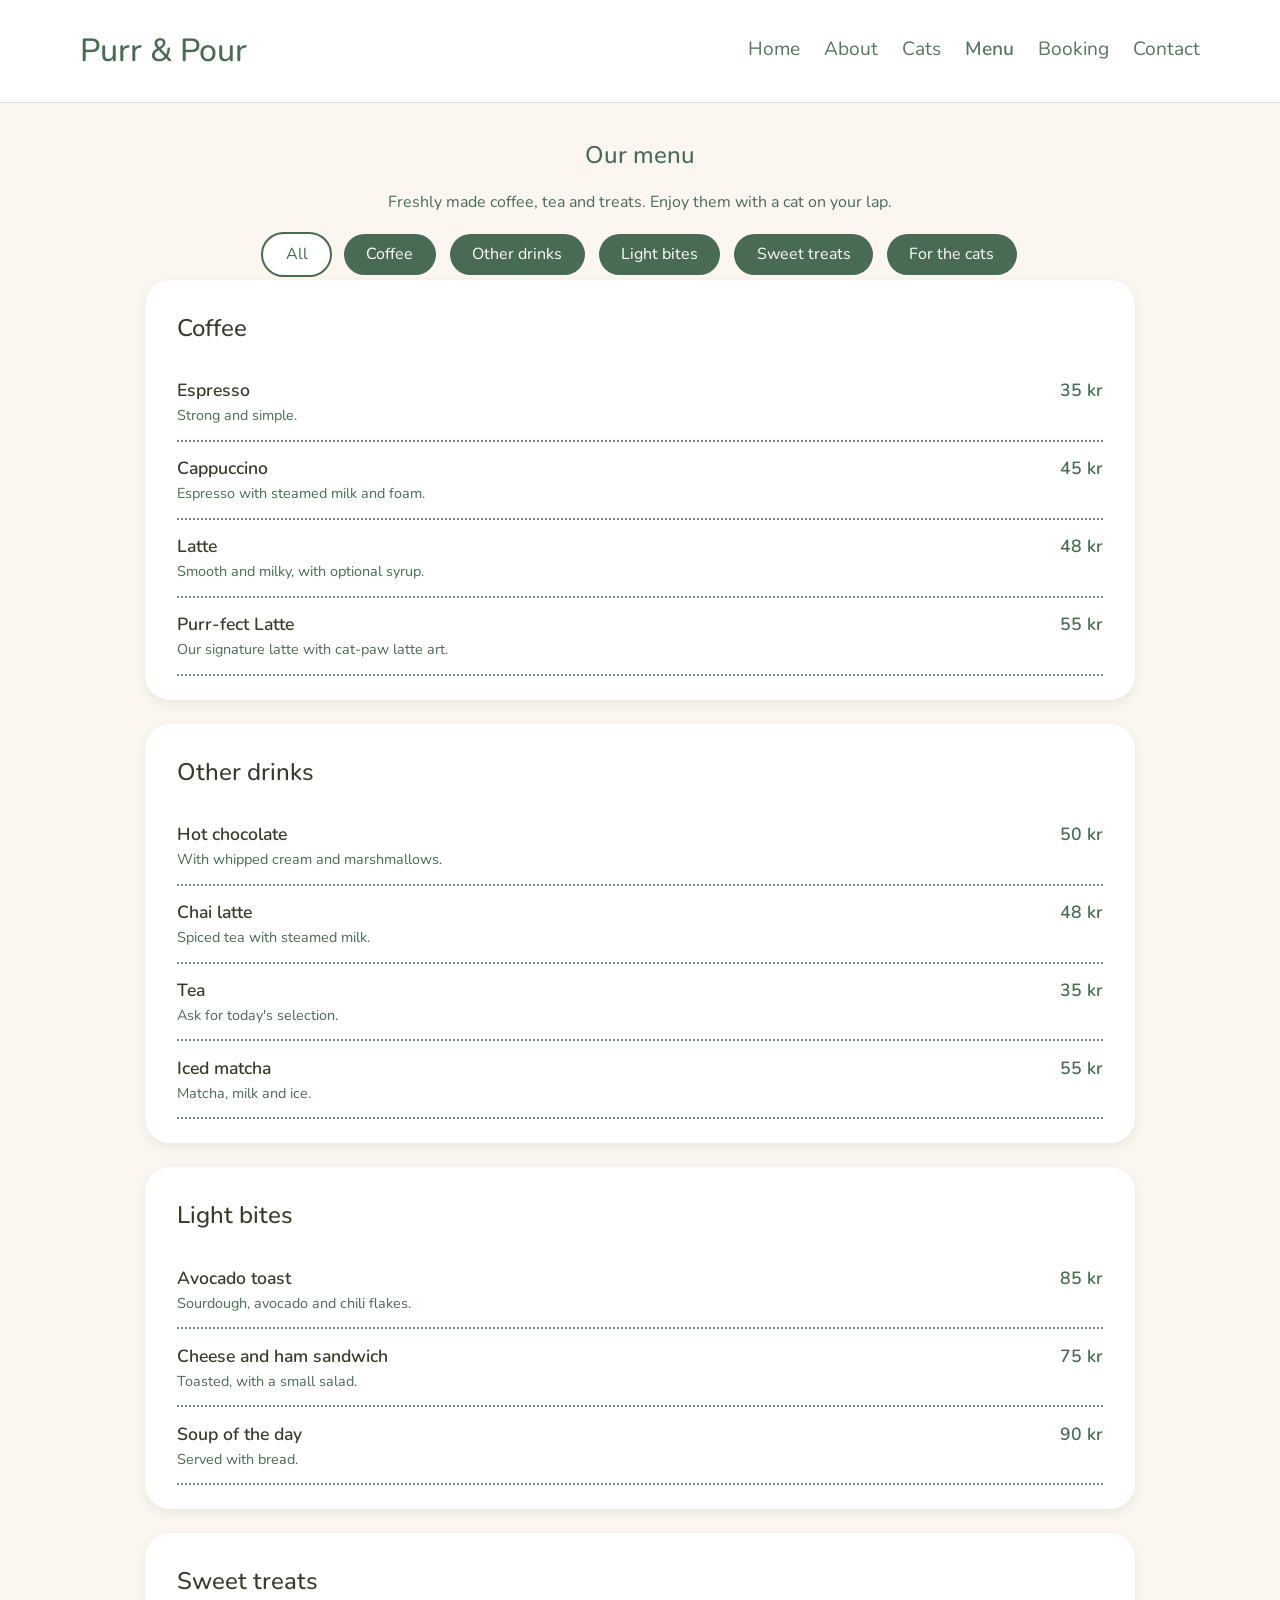
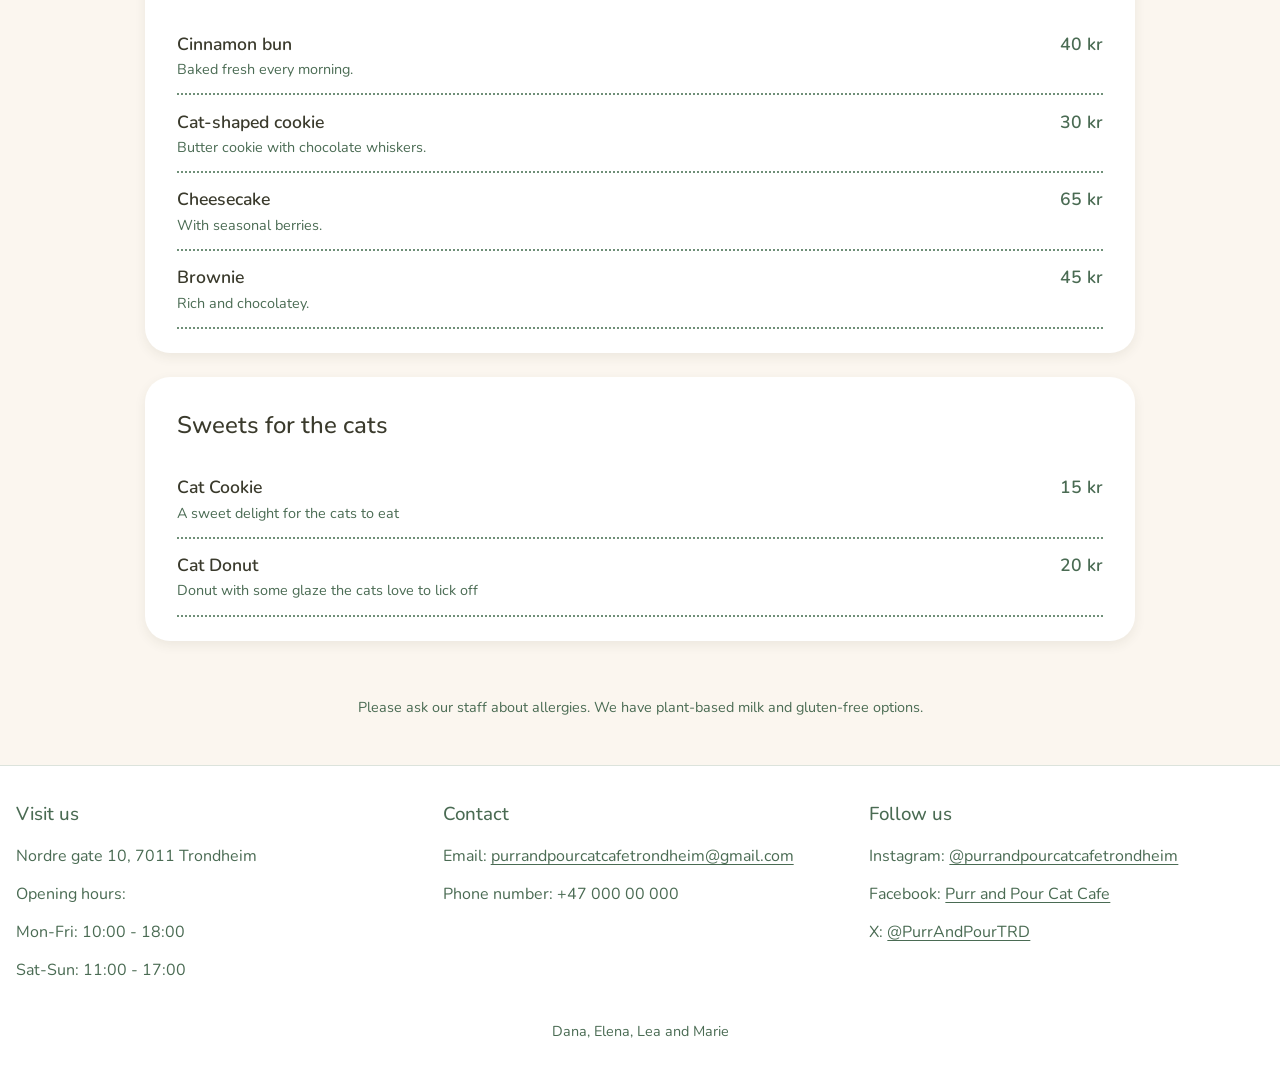
<file: menu.html>
<!DOCTYPE html>
<html lang="en">
<head>
    <meta charset="UTF-8">
    <meta name="viewport" content="width=device-width, initial-scale=1.0">
    <link rel="icon" type="image/png" href="bilder/minipawbackground.png">
    <title>Menu - Purr &amp; Pour</title>
    <script src="nav.js" defer></script>
    <script src="footer.js" defer></script>
    <script src="filter.js" defer></script>
    <link href="style.css" rel="stylesheet">
</head>
<body>
    <header id ="site-header"></header>
<main class="page">
    <section class="menu-intro">
        <h1>Our menu</h1>
        <p>Freshly made coffee, tea and treats. Enjoy them with a cat on your lap.</p>
    </section>

    <div class="menu-filter">
        <button data-filter="all" class="active">All</button>
        <button data-filter="coffee">Coffee</button>
        <button data-filter="drinks">Other drinks</button>
        <button data-filter="bites">Light bites</button>
        <button data-filter="sweet">Sweet treats</button>
        <button data-filter="cats">For the cats</button>
    </div>

    <section class="menu-category" data-category="coffee">
        <h2>Coffee</h2>
        <div class="menu-grid">
            <div class="menu-item">
                <div>
                    <span class="menu-name">Espresso</span>
                    <p class="menu-desc">Strong and simple.</p>
                </div>
                <span class="menu-price">35 kr</span>
            </div>
            <div class="menu-item">
                <div>
                    <span class="menu-name">Cappuccino</span>
                    <p class="menu-desc">Espresso with steamed milk and foam.</p>
                </div>
                <span class="menu-price">45 kr</span>
            </div>
            <div class="menu-item">
                <div>
                    <span class="menu-name">Latte</span>
                    <p class="menu-desc">Smooth and milky, with optional syrup.</p>
                </div>
                <span class="menu-price">48 kr</span>
            </div>
            <div class="menu-item">
                <div>
                    <span class="menu-name">Purr-fect Latte</span>
                    <p class="menu-desc">Our signature latte with cat-paw latte art.</p>
                </div>
                <span class="menu-price">55 kr</span>
            </div>
        </div>
    </section>

    <section class="menu-category" data-category="drinks">
        <h2>Other drinks</h2>
        <div class="menu-grid">
            <div class="menu-item">
                <div>
                    <span class="menu-name">Hot chocolate</span>
                    <p class="menu-desc">With whipped cream and marshmallows.</p>
                </div>
                <span class="menu-price">50 kr</span>
            </div>
            <div class="menu-item">
                <div>
                    <span class="menu-name">Chai latte</span>
                    <p class="menu-desc">Spiced tea with steamed milk.</p>
                </div>
                <span class="menu-price">48 kr</span>
            </div>
            <div class="menu-item">
                <div>
                    <span class="menu-name">Tea</span>
                    <p class="menu-desc">Ask for today's selection.</p>
                </div>
                <span class="menu-price">35 kr</span>
            </div>
            <div class="menu-item">
                <div>
                    <span class="menu-name">Iced matcha</span>
                    <p class="menu-desc">Matcha, milk and ice.</p>
                </div>
                <span class="menu-price">55 kr</span>
            </div>
        </div>
    </section>

    <section class="menu-category" data-category="bites">
        <h2>Light bites</h2>
        <div class="menu-grid">
            <div class="menu-item">
                <div>
                    <span class="menu-name">Avocado toast</span>
                    <p class="menu-desc">Sourdough, avocado and chili flakes.</p>
                </div>
                <span class="menu-price">85 kr</span>
            </div>
            <div class="menu-item">
                <div>
                    <span class="menu-name">Cheese and ham sandwich</span>
                    <p class="menu-desc">Toasted, with a small salad.</p>
                </div>
                <span class="menu-price">75 kr</span>
            </div>
            <div class="menu-item">
                <div>
                    <span class="menu-name">Soup of the day</span>
                    <p class="menu-desc">Served with bread.</p>
                </div>
                <span class="menu-price">90 kr</span>
            </div>
        </div>
    </section>

    <section class="menu-category" data-category="sweet">
        <h2>Sweet treats</h2>
        <div class="menu-grid">
            <div class="menu-item">
                <div>
                    <span class="menu-name">Cinnamon bun</span>
                    <p class="menu-desc">Baked fresh every morning.</p>
                </div>
                <span class="menu-price">40 kr</span>
            </div>
            <div class="menu-item">
                <div>
                    <span class="menu-name">Cat-shaped cookie</span>
                    <p class="menu-desc">Butter cookie with chocolate whiskers.</p>
                </div>
                <span class="menu-price">30 kr</span>
            </div>
            <div class="menu-item">
                <div>
                    <span class="menu-name">Cheesecake</span>
                    <p class="menu-desc">With seasonal berries.</p>
                </div>
                <span class="menu-price">65 kr</span>
            </div>
            <div class="menu-item">
                <div>
                    <span class="menu-name">Brownie</span>
                    <p class="menu-desc">Rich and chocolatey.</p>
                </div>
                <span class="menu-price">45 kr</span>
            </div>
        </div>
    </section>

    <section class="menu-category" data-category="cats">
        <h2>Sweets for the cats</h2>
        <div class="menu-grid">
            <div class="menu-item">
                <div>
                    <span class="menu-name">Cat Cookie</span>
                    <p class="menu-desc">A sweet delight for the cats to eat</p>
                </div>
                <span class="menu-price">15 kr</span>
            </div>
            <div class="menu-item">
                <div>
                    <span class="menu-name">Cat Donut</span>
                    <p class="menu-desc">Donut with some glaze the cats love to lick off</p>
                </div>
                <span class="menu-price">20 kr</span>
            </div>
        </div>
    </section>


    <p class="menu-note">Please ask our staff about allergies. We have plant-based milk and gluten-free options.</p>

</main>

<footer id="site-footer"></footer>
</body>
</html>
</file>
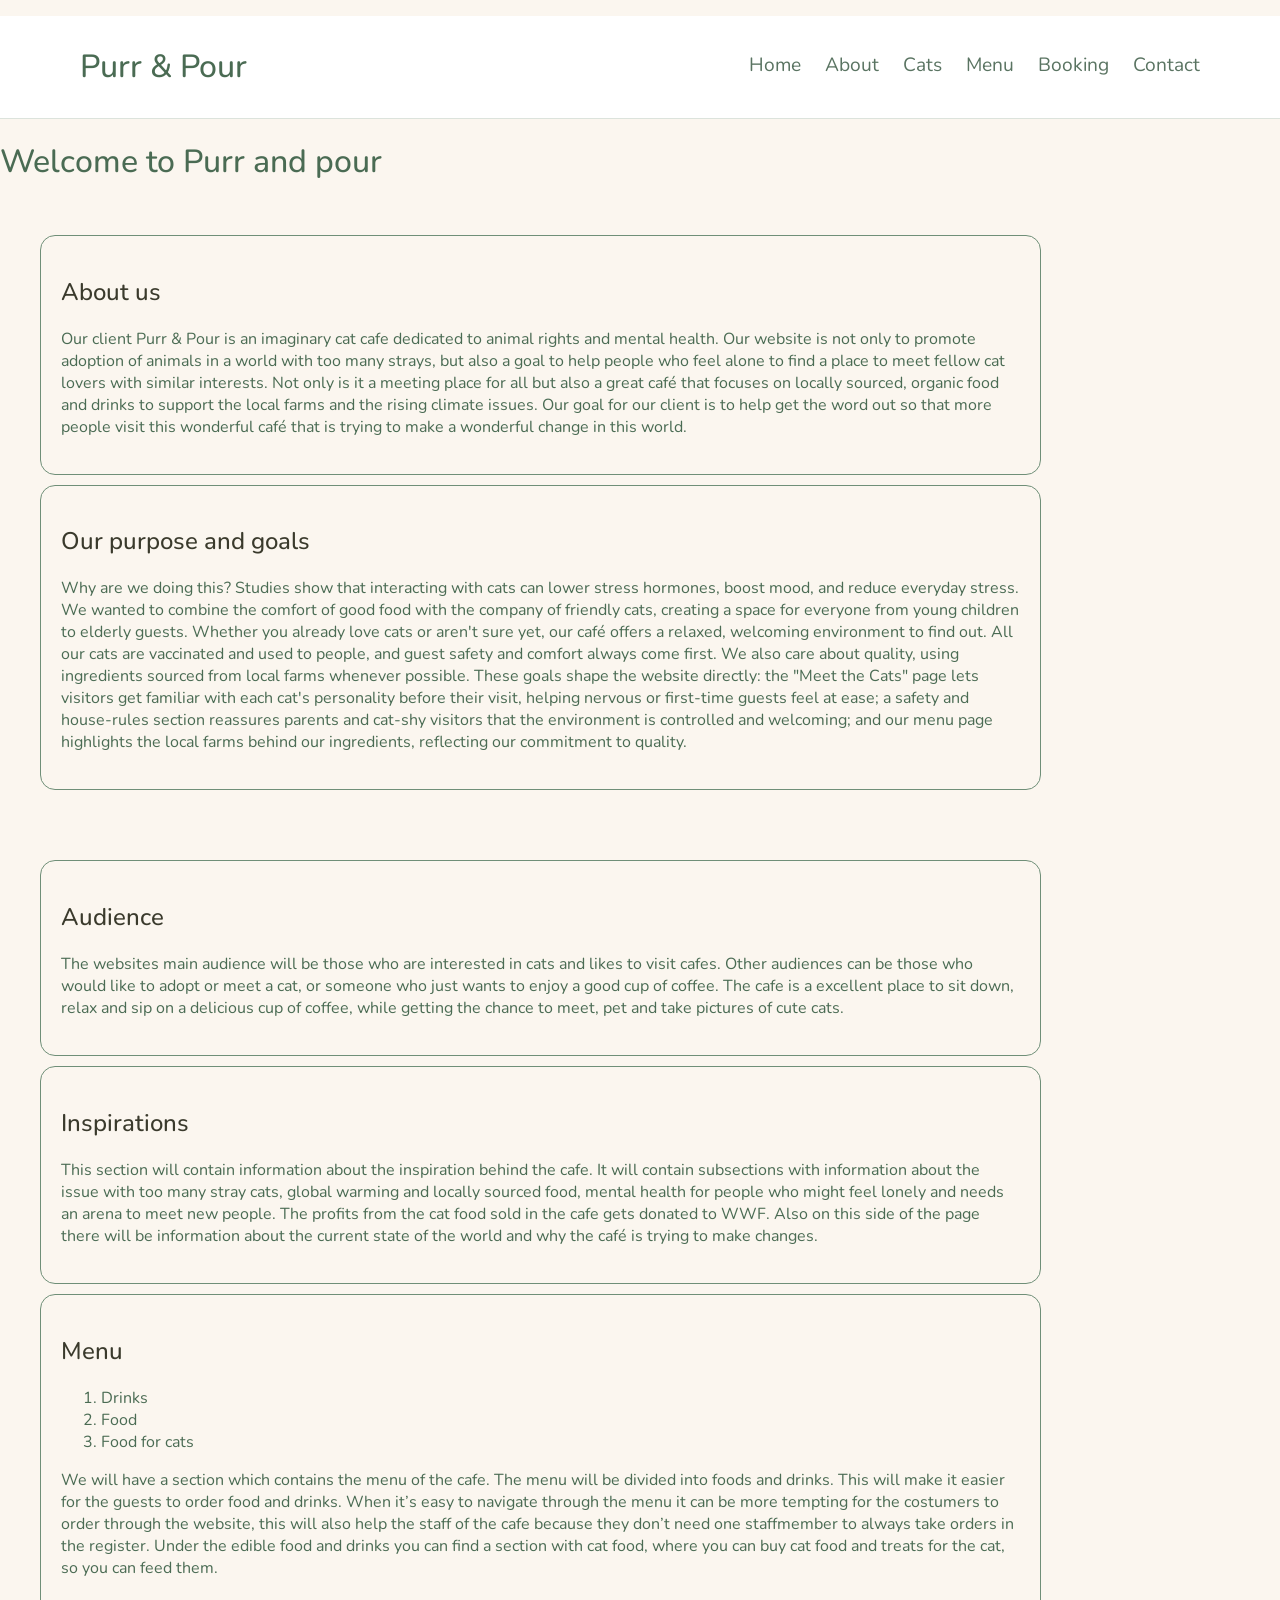
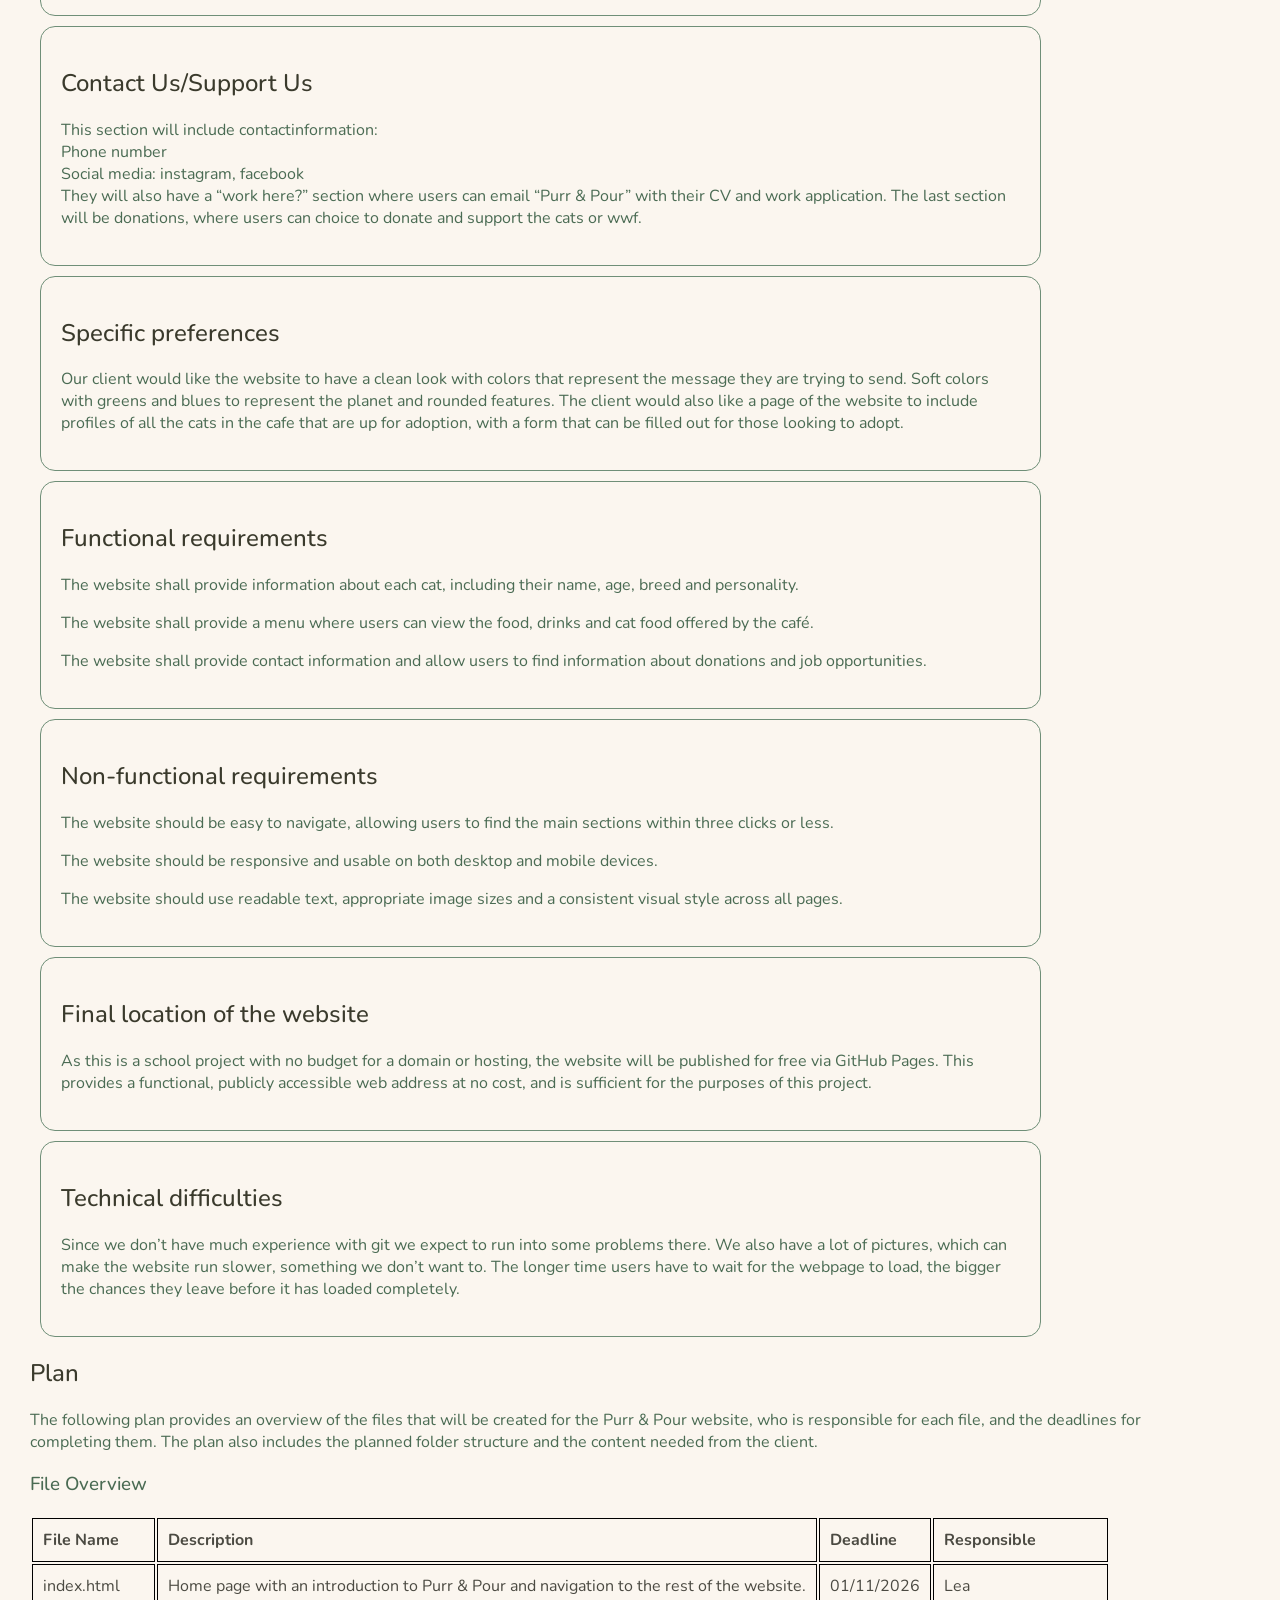
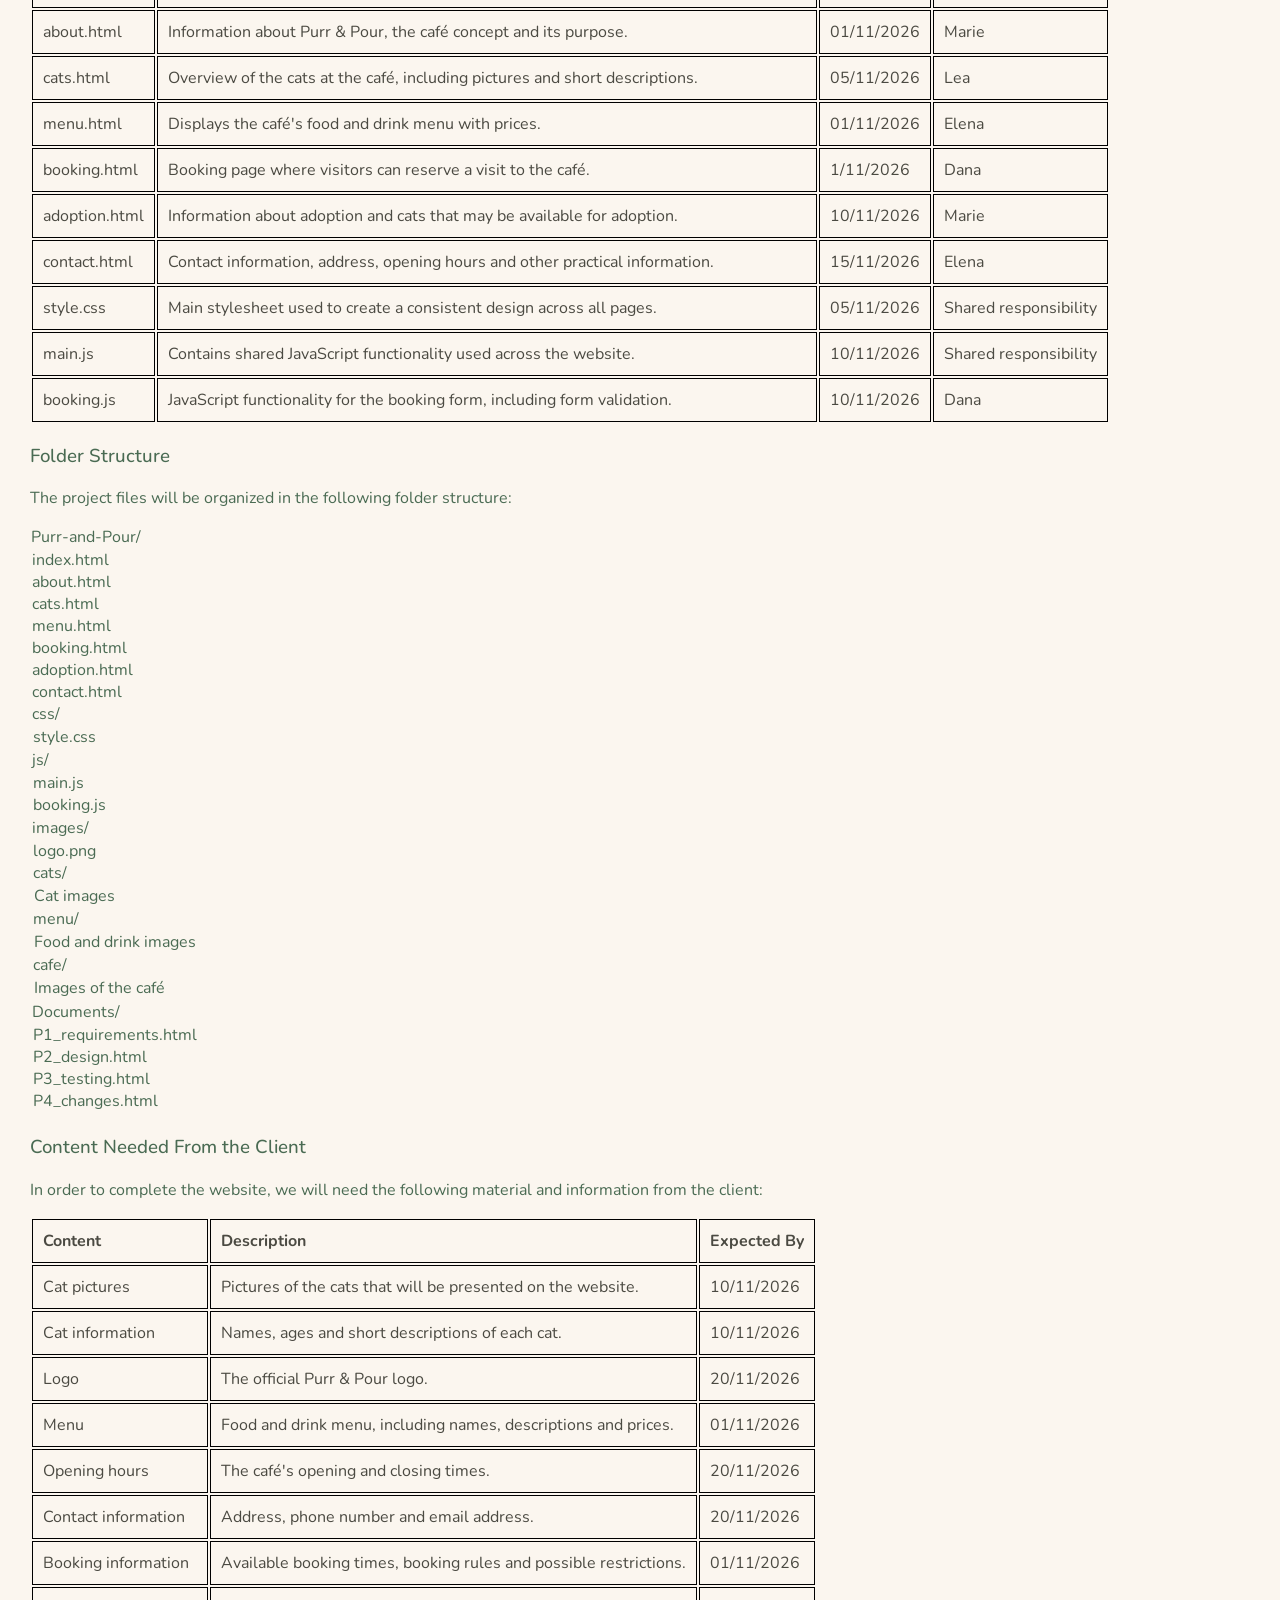
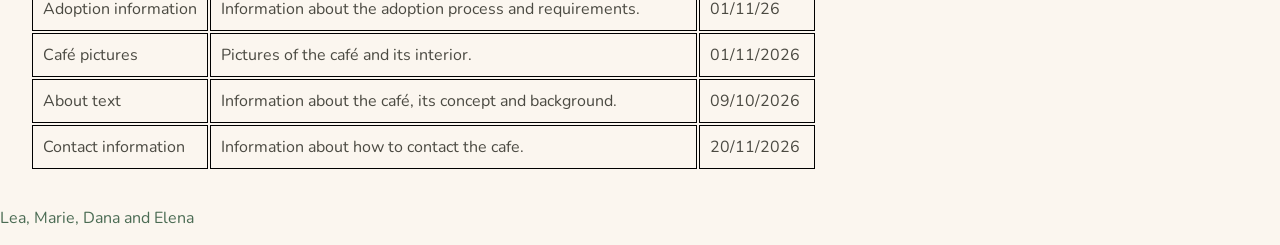
<file: P1_requirements_7.html>
<!doctype html>
<html lang="en">
<head>
    <meta charset="UTF-8">
    <title>Purr and pour</title>
    <meta name="viewport" content="width=device-width, initial-scale=1.0">
    <link rel="stylesheet" href="style.css">
    <link href="https://fonts.googleapis.com/css2?family=Nunito:wght@400;600&display=swap" rel="stylesheet">
    <script src="nav.js"></script>
</head>

<body>
<header>
    <div class="meny">
        <!-- <ul class="nav-grid">
  <li><a href="default.html">Home</a></li>
   <li><a href="booking.html">Booking</a></li>
    <li><a href="menu.html">Menu</a></li>
  <li><a href="Cats.html">Cats</a></li>
   <li><a href="about.html">About</a></li>
  <li><a href="contact.html">Contact</a></li>
</ul> -->
    
</header>
    <header id="site-header"></header>
    <h1>Welcome to Purr and pour</h1>
    <div class="textbox1">
        <div class="textbox1 box1">
            <h2 id="introduction">About us</h2>
                <p> Our client Purr & Pour is an imaginary cat cafe dedicated to animal rights and mental health. Our website is not only to promote adoption of animals in a world with too many strays, but also a goal to help people who feel alone to find a place to meet fellow cat lovers with similar interests. Not only is it a meeting place for all but also a great café that focuses on locally sourced, organic food and drinks to support the local farms and the rising climate issues. Our goal for our client is to help get the word out so that more people visit this wonderful café that is trying to make a wonderful change in this world. </p>
        </div>
        <div class="textbox1 box2">
            <h2>Our purpose and goals</h2>
            <p>Why are we doing this? Studies show that interacting with cats can lower stress hormones, boost mood, and reduce everyday stress. We wanted to combine the comfort of good food with the company of friendly cats, creating a space for everyone  from young children to elderly guests. Whether you already love cats or aren't sure yet, our café offers a relaxed, welcoming environment to find out. All our cats are vaccinated and used to people, and guest safety and comfort always come first. We also care about quality, using ingredients sourced from local farms whenever possible. These goals shape the website directly: the "Meet the Cats" page lets visitors get familiar with each cat's personality before their visit, helping nervous or first-time guests feel at ease; a safety and house-rules section reassures parents and cat-shy visitors that the environment is controlled and welcoming; and our menu page highlights the local farms behind our ingredients, reflecting our commitment to quality. </p>
        </div>
    </div>
        <!-- <a href="#meetcats">Meet our cats</a>
    <h2 id="meetcats">Meet our cats</h2> -->

<!-- <div class="catPage">
    <h3>Mr. K</h3>
    <img src="mr. K.jpg" alt="Mr. K, a British shorthair kitten">
    <p>Age: 8 months</p>
    <p>Race: British shorthair kitten</p>
    <p>Personality: Mr. K is a cute kitten, but extremely smart and funny. He loves cuddles and plays with toys.</p>
</div>

<div class="catPage">
    <h3>Simba</h3>
    <img src="Simba.jpg" alt="Simba, a Bengal cat">
    <p>Age: 3 years</p>
    <p>Race: Bengal cat</p>
    <p>Personality: Simba is a male cat who was rescued in Portugal. He is a bit shy at first, but once he gets to know you, he loves getting petted. Simba spends most of his day sleeping.</p>
</div>
<div class ="catPage">
    <h3>Tuon</h3>
    <img src="" alt="">
    <p>Age: 5 Years</p>
    <p>Race: Siberian cat</p>
    <p>Personality</p>
</div>

<div class="catPage">
    <h3>Toffee</h3>
    <img class="toffee-image" src="toffee.jpg" alt="Toffee, a Scottish fold cat">
    <p>Age: 7</p>
    <p>Race: Scottish fold</p>
    <p>Personality: Toffee is a big sleepy head. He loves to eat all different kinds of food, and likes to take care of everyone. You will win his heart by feeding him food, but watch out — he will snatch your food if he has the chance.</p>
</div>

<div class ="catPage">
    <h3>Kevin</h3>
    <img src="" alt="">
    <p>Age: 5 Years</p>
    <p>Race: Siberian cat</p>
    <p>Personality</p>
</div>
<div class ="catPage">
    <h3>Yoda</h3>
    <img src="" alt="">
    <p>Age: </p>
    <p>Race: </p>
    <p>Personality</p>
</div>
<div class ="catPage">
    <h3>Purrito</h3>
    <img src="" alt="">
    <p>Age: </p>
    <p>Race: </p>
    <p>Personality</p>
</div> -->
<div class="textbox2">
    <div class="textbox2 box3">
        <h2>Audience</h2>
        <p>The websites main audience will be those who are interested in cats and likes to visit cafes. Other audiences can be those who would like to adopt or meet a cat, or someone who just wants to enjoy a good cup of coffee. The cafe is a excellent place to sit down, relax and sip on a delicious cup of coffee, while getting the chance to meet, pet and take pictures of cute cats. </p>
    </div>
    <div class="textbox2 box3">
        <h2>Inspirations</h2>
        <p>This section will contain information about the inspiration behind the cafe. It will contain subsections with information about the issue with too many stray cats, global warming and locally sourced food, mental health for people who might feel lonely and needs an arena to meet new people. The profits from the cat food sold in the cafe gets donated to WWF. Also on this side of the page there will be information about the current state of the world and why the café is trying to make changes. </p>
    </div>
    <div class="textbox2 box3">
        <h2>Menu</h2>
        <ol>
            <li>Drinks</li>
            <li>Food</li>
            <li>Food for cats</li>
        </ol>
        <p>We will have a section which contains the menu of the cafe. The menu will be divided into foods and drinks. This will make it easier for the guests to order food and drinks. When it’s easy to navigate through the menu it can be more tempting for the costumers to order through the website, this will also help the staff of the cafe because they don’t need one staffmember to always take orders in the register. Under the edible food and drinks you can find a section with cat food, where you can buy cat food and treats for the cat, so you can feed them. </p>
    </div>
    <div class="textbox2 box3">
        <h2>Contact Us/Support Us</h2>
        <p>This section will include contactinformation: 
        <br>
        Phone number 
        <br>
        Social media: instagram, facebook 
        <br>
        They will also have a “work here?” section where users can email “Purr & Pour” with their CV and work application. 
        The last section will be donations, where users can choice to donate and support the cats or wwf. </p>
    </div>
    <div class="textbox2 box3">
        <h2>Specific preferences </h2>
        <p>Our client would like the website to have a clean look with colors that represent the message they are trying to send. Soft colors with greens and blues to represent the planet and rounded features. 
        The client would also like a page of the website to include profiles of all the cats in the cafe that are up for adoption, with a form that can be filled out for those looking to adopt. 
        </p>
    </div>
    <div class="textbox2 box3">
        <h2> Functional requirements </h2>
        <p>
        The website shall provide information about each cat, including
        their name, age, breed and personality.
        </p>
       
        <p>
        The website shall provide a menu where users can view the food,
        drinks and cat food offered by the café.
        </p>

        <p>
        The website shall provide contact information and allow users
        to find information about donations and job opportunities.
        </p>
    </div>
    <div class="textbox2 box3">
        <h2> Non-functional requirements</h2>

        <p>
        The website should be easy to navigate, allowing users to find
        the main sections within three clicks or less.
        </p>

        <p>
        The website should be responsive and usable on both desktop
        and mobile devices.
        </p>

        <p>
        The website should use readable text, appropriate image sizes
        and a consistent visual style across all pages.
        </p>
    </div>
    <div class="textbox2 box3">
        <h2>Final location of the website</h2>
        <p>As this is a school project with no budget for a domain or hosting, the website will be published for free via GitHub Pages. This provides a functional, publicly accessible web address at no cost, and is sufficient for the purposes of this project. </p>
    </div>
    <div class="textbox2 box3">
        <h2>Technical difficulties</h2>
        <p>Since we don’t have much experience with git we expect to run into some problems there. 
        We also have a lot of pictures, which can make the website run slower, something we don’t want to. The longer time users have to wait for the webpage to load, the bigger the chances they leave before it has loaded completely.  
        </p>
    </div>

    <section id="plan">

    <h2>Plan</h2>

    <p>
        The following plan provides an overview of the files that will be created
        for the Purr & Pour website, who is responsible for each file, and the
        deadlines for completing them. The plan also includes the planned folder
        structure and the content needed from the client.
    </p>

    <!-- FILE OVERVIEW -->

    <h3>File Overview</h3>

    <table>
        <thead>
            <tr>
                <th>File Name</th>
                <th>Description</th>
                <th>Deadline</th>
                <th>Responsible</th>
            </tr>
        </thead>

        <tbody>
            <tr>
                <td>index.html</td>
                <td>Home page with an introduction to Purr & Pour and navigation to the rest of the website.</td>
                <td>01/11/2026</td>
                <td>Lea</td>
            </tr>

            <tr>
                <td>about.html</td>
                <td>Information about Purr & Pour, the café concept and its purpose.</td>
                <td>01/11/2026</td>
                <td>Marie</td>
            </tr>

            <tr>
                <td>cats.html</td>
                <td>Overview of the cats at the café, including pictures and short descriptions.</td>
                <td>05/11/2026</td>
                <td>Lea</td>
            </tr>

            <tr>
                <td>menu.html</td>
                <td>Displays the café's food and drink menu with prices.</td>
                <td>01/11/2026</td>
                <td>Elena</td>
            </tr>

            <tr>
                <td>booking.html</td>
                <td>Booking page where visitors can reserve a visit to the café.</td>
                <td>1/11/2026</td>
                <td>Dana</td>
            </tr>

            <tr>
                <td>adoption.html</td>
                <td>Information about adoption and cats that may be available for adoption.</td>
                <td>10/11/2026</td>
                <td>Marie</td>
            </tr>

            <tr>
                <td>contact.html</td>
                <td>Contact information, address, opening hours and other practical information.</td>
                <td>15/11/2026</td>
                <td>Elena</td>
            </tr>

            <tr>
                <td>style.css</td>
                <td>Main stylesheet used to create a consistent design across all pages.</td>
                <td>05/11/2026</td>
                <td>Shared responsibility</td>
            </tr>

            <tr>
                <td>main.js</td>
                <td>Contains shared JavaScript functionality used across the website.</td>
                <td>10/11/2026</td>
                <td>Shared responsibility</td>
            </tr>

            <tr>
                <td>booking.js</td>
                <td>JavaScript functionality for the booking form, including form validation.</td>
                <td>10/11/2026</td>
                <td>Dana</td>
            </tr>
        </tbody>
    </table>


    <!-- FOLDER STRUCTURE -->

    <h3>Folder Structure</h3>

    <p>
        The project files will be organized in the following folder structure:
    </p>

    <ul>
        <li>Purr-and-Pour/
            <ul>
                <li>index.html</li>
                <li>about.html</li>
                <li>cats.html</li>
                <li>menu.html</li>
                <li>booking.html</li>
                <li>adoption.html</li>
                <li>contact.html</li>

                <li>css/
                    <ul>
                        <li>style.css</li>
                    </ul>
                </li>

                <li>js/
                    <ul>
                        <li>main.js</li>
                        <li>booking.js</li>
                    </ul>
                </li>

                <li>images/
                    <ul>
                        <li>logo.png</li>

                        <li>cats/
                            <ul>
                                <li>Cat images</li>
                            </ul>
                        </li>

                        <li>menu/
                            <ul>
                                <li>Food and drink images</li>
                            </ul>
                        </li>

                        <li>cafe/
                            <ul>
                                <li>Images of the café</li>
                            </ul>
                        </li>
                    </ul>
                </li>

                <li>Documents/
                    <ul>
                        <li>P1_requirements.html</li>
                        <li>P2_design.html</li>
                        <li>P3_testing.html</li>
                        <li>P4_changes.html</li>
                    </ul>
                </li>
            </ul>
        </li>
    </ul>


    <!-- CONTENT FROM CLIENT -->

    <h3>Content Needed From the Client</h3>

    <p>
        In order to complete the website, we will need the following material
        and information from the client:
    </p>

    <table>
        <thead>
            <tr>
                <th>Content</th>
                <th>Description</th>
                <th>Expected By</th>
            </tr>
        </thead>

        <tbody>
            <tr>
                <td>Cat pictures</td>
                <td>Pictures of the cats that will be presented on the website.</td>
                <td>10/11/2026</td>
            </tr>

            <tr>
                <td>Cat information</td>
                <td>Names, ages and short descriptions of each cat.</td>
                <td>10/11/2026</td>
            </tr>

            <tr>
                <td>Logo</td>
                <td>The official Purr & Pour logo.</td>
                <td>20/11/2026</td>
            </tr>

            <tr>
                <td>Menu</td>
                <td>Food and drink menu, including names, descriptions and prices.</td>
                <td>01/11/2026</td>
            </tr>

            <tr>
                <td>Opening hours</td>
                <td>The café's opening and closing times.</td>
                <td>20/11/2026</td>
            </tr>

            <tr>
                <td>Contact information</td>
                <td>Address, phone number and email address.</td>
                <td>20/11/2026</td>
            </tr>

            <tr>
                <td>Booking information</td>
                <td>Available booking times, booking rules and possible restrictions.</td>
                <td>01/11/2026</td>
            </tr>

            <tr>
                <td>Adoption information</td>
                <td>Information about the adoption process and requirements.</td>
                <td>01/11/26</td>
            </tr>

            <tr>
                <td>Café pictures</td>
                <td>Pictures of the café and its interior.</td>
                <td>01/11/2026</td>
            </tr>

            <tr>
                <td>About text</td>
                <td>Information about the café, its concept and background.</td>
                <td>09/10/2026</td>
            </tr>

            <tr>
                <td>Contact information</td>
                <td>Information about how to contact the cafe.</td>
                <td>20/11/2026</td>
            </tr>
        </tbody>
    </table>

</section>

        
            
</div>

<footer>
    <p>Lea, Marie, Dana and Elena</p>
</footer>

</body>
</html>
</file>
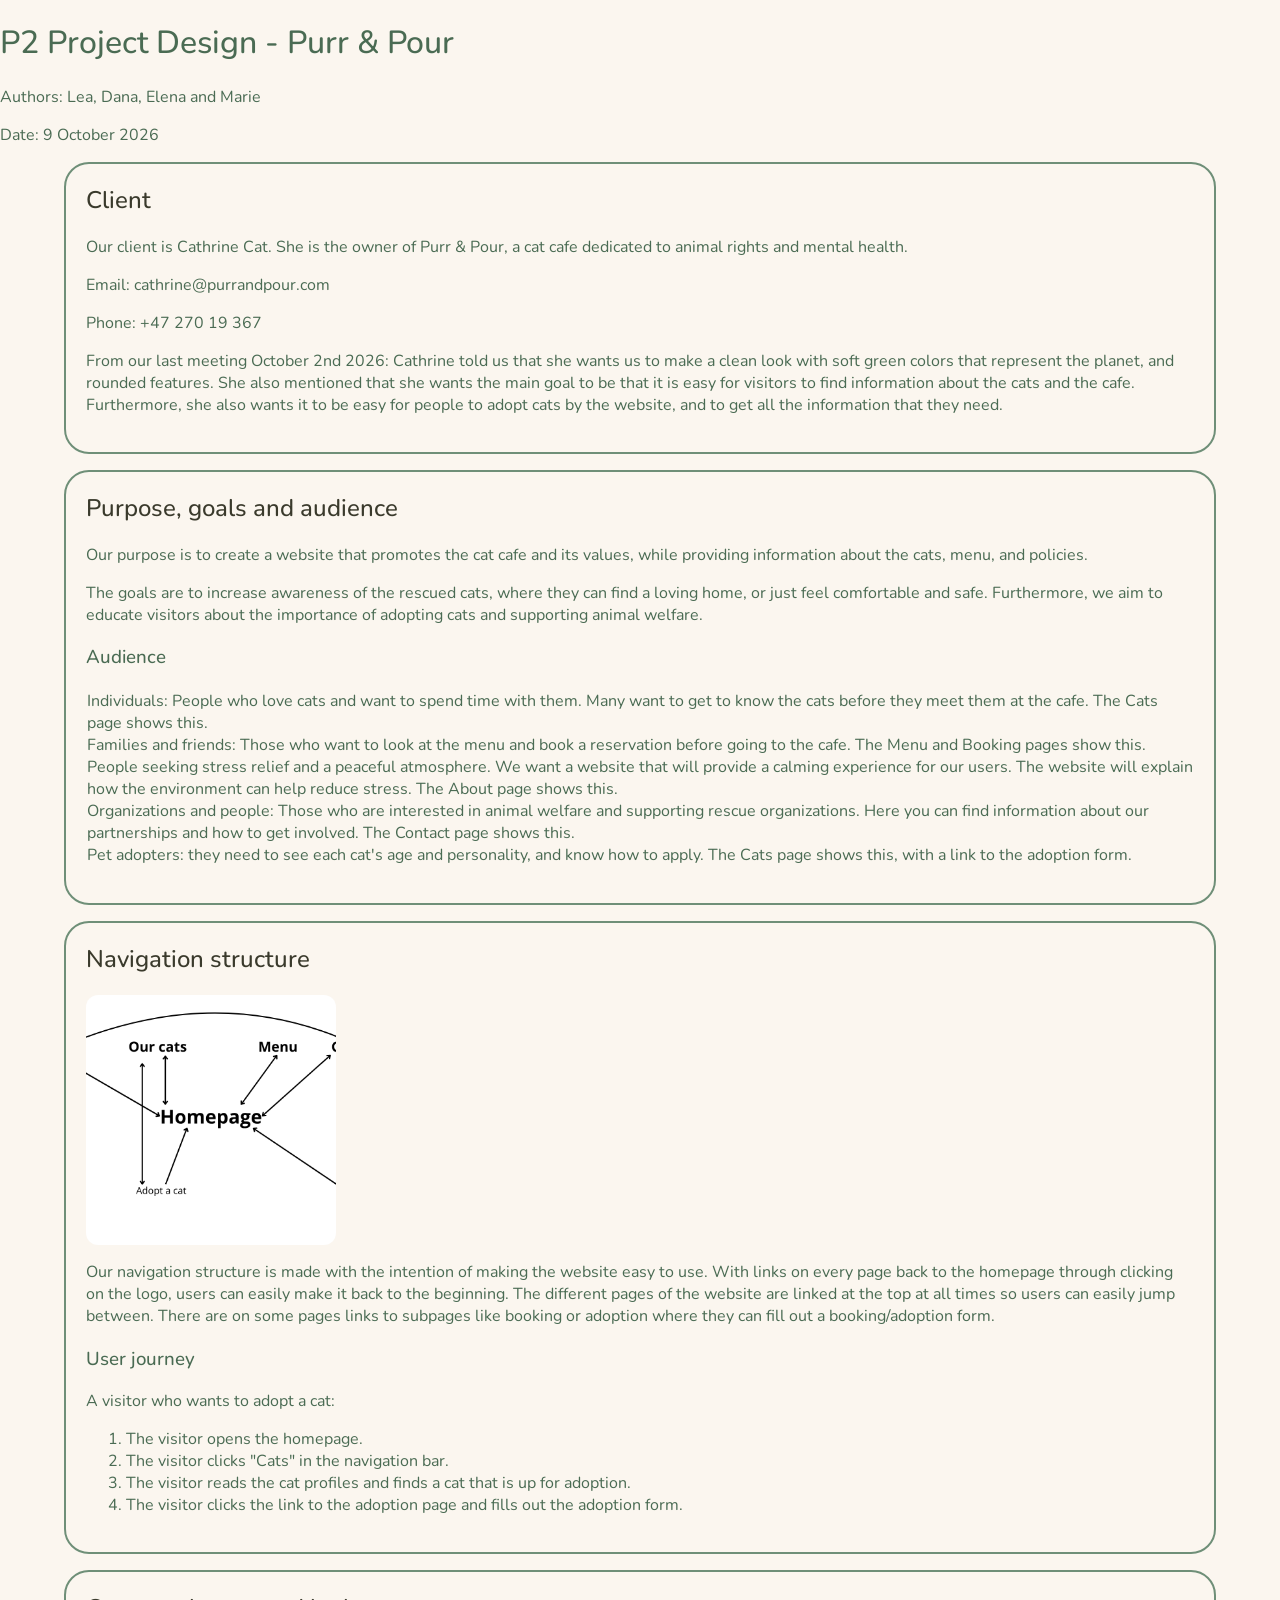
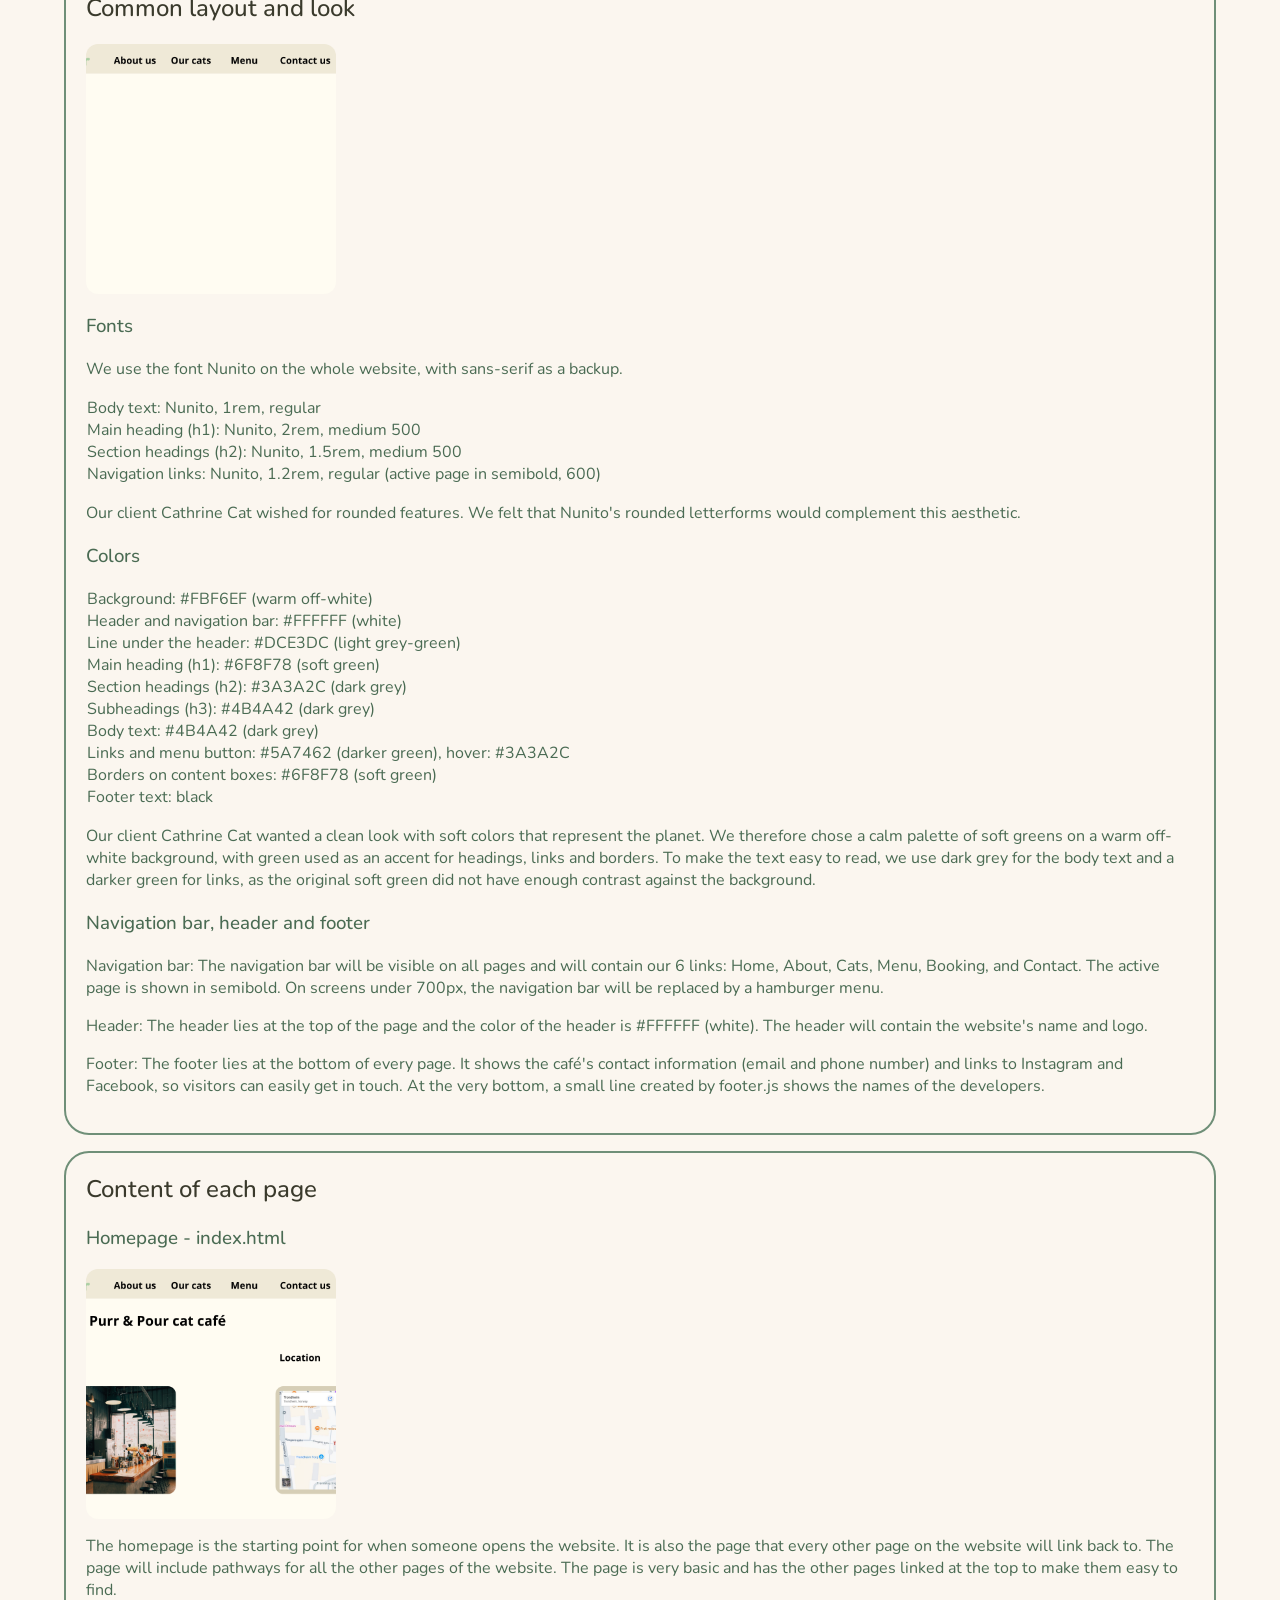
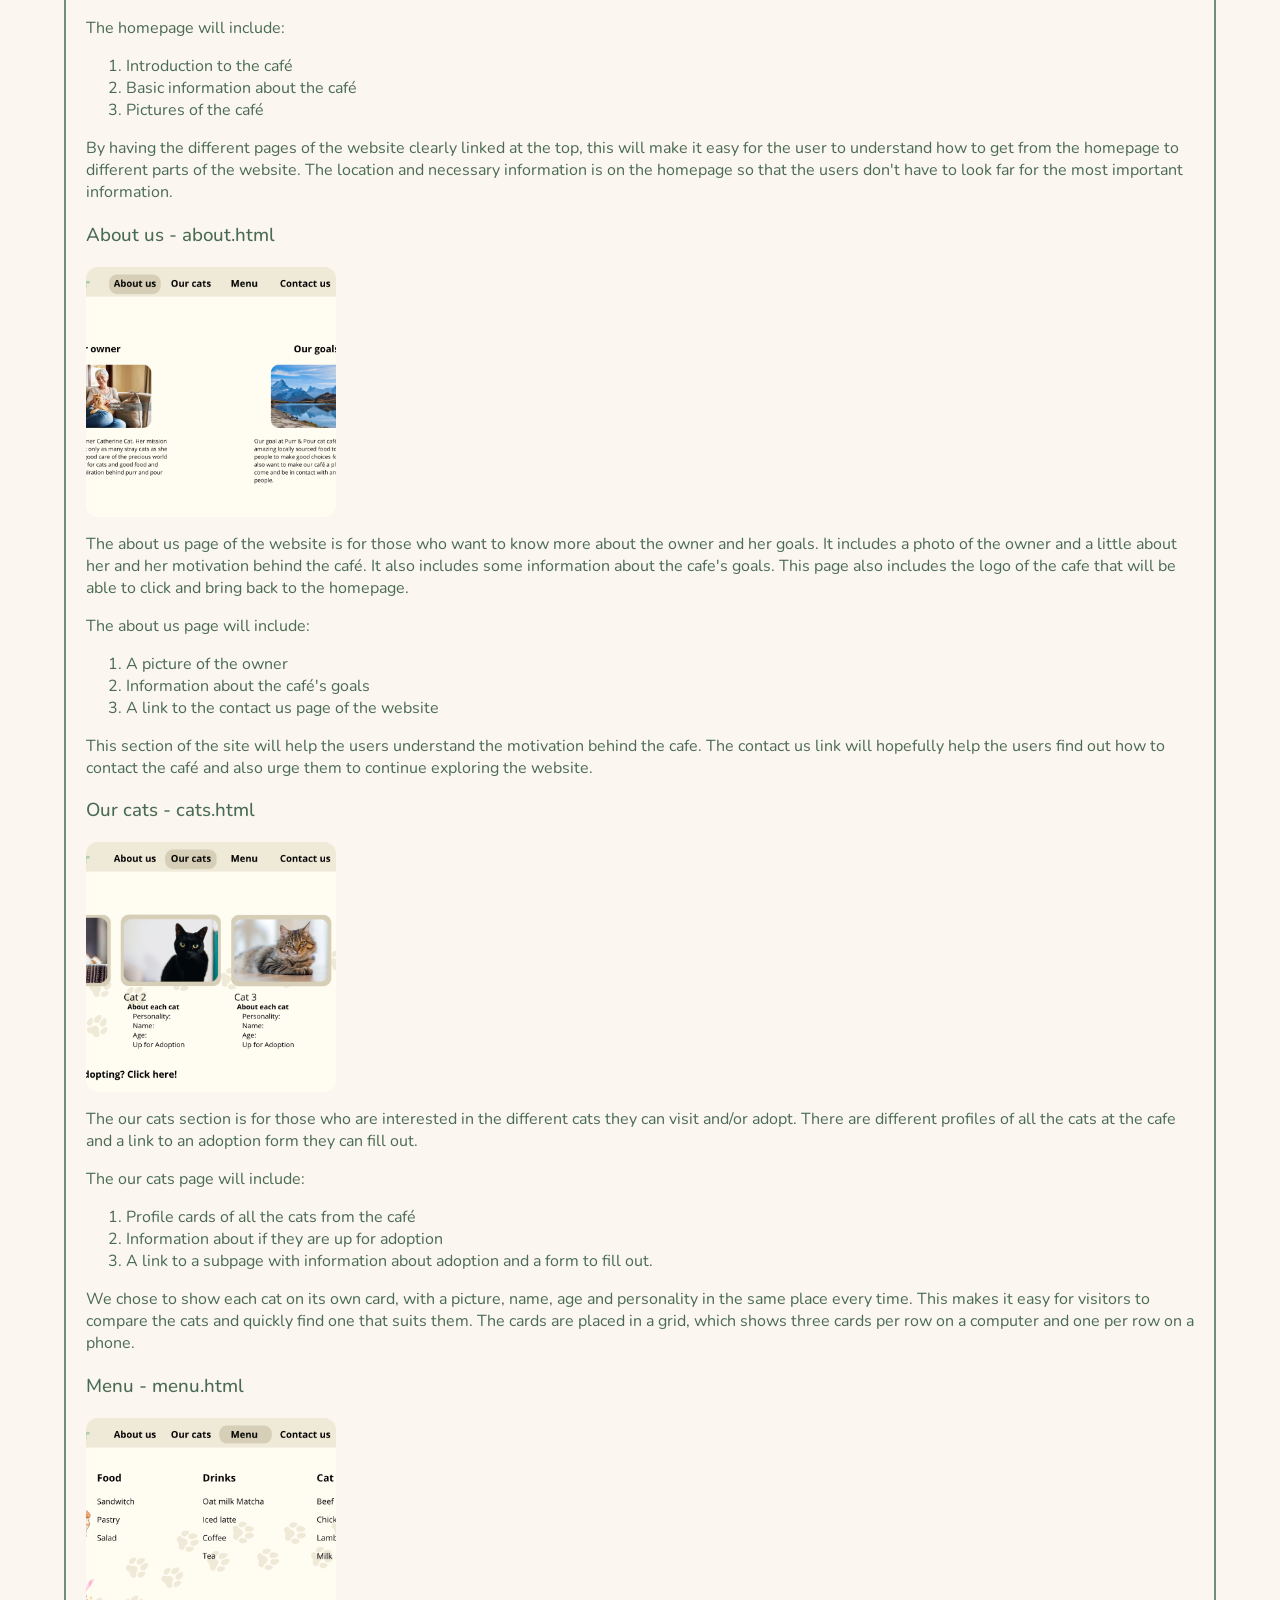
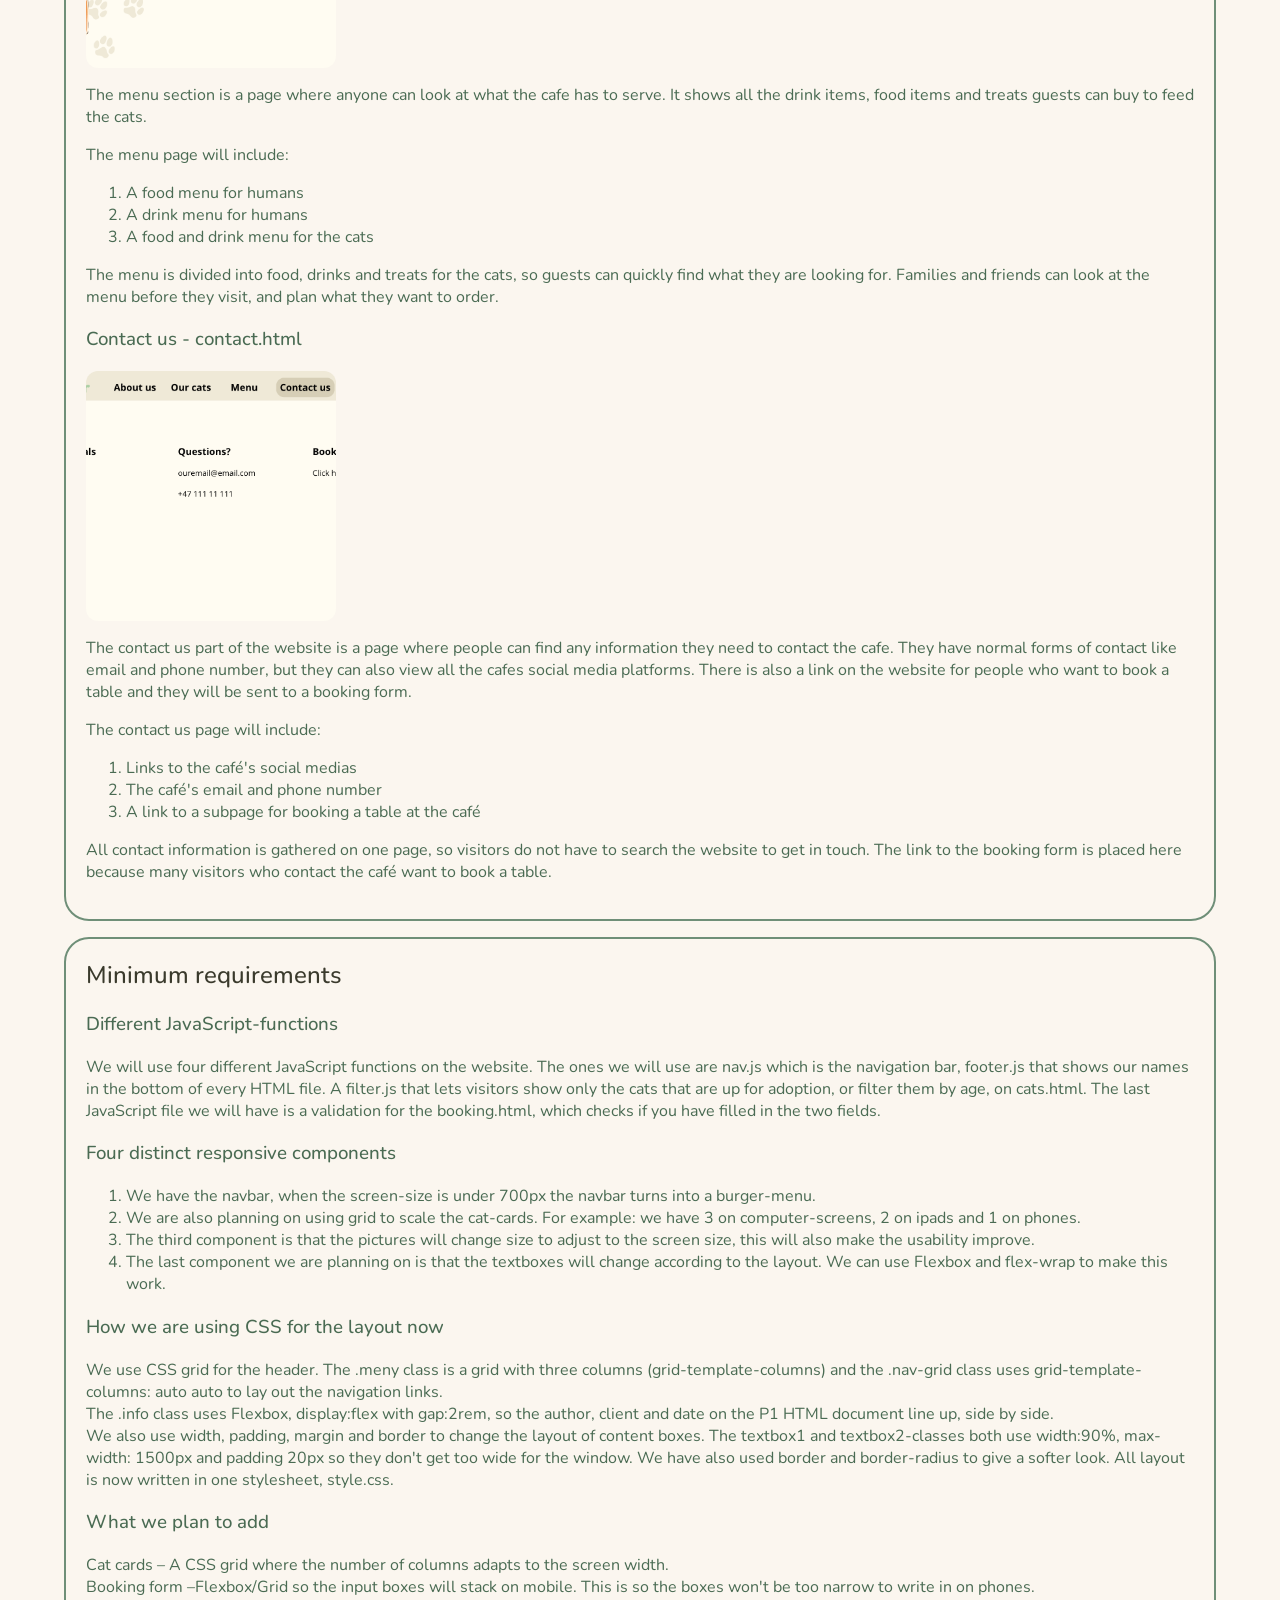
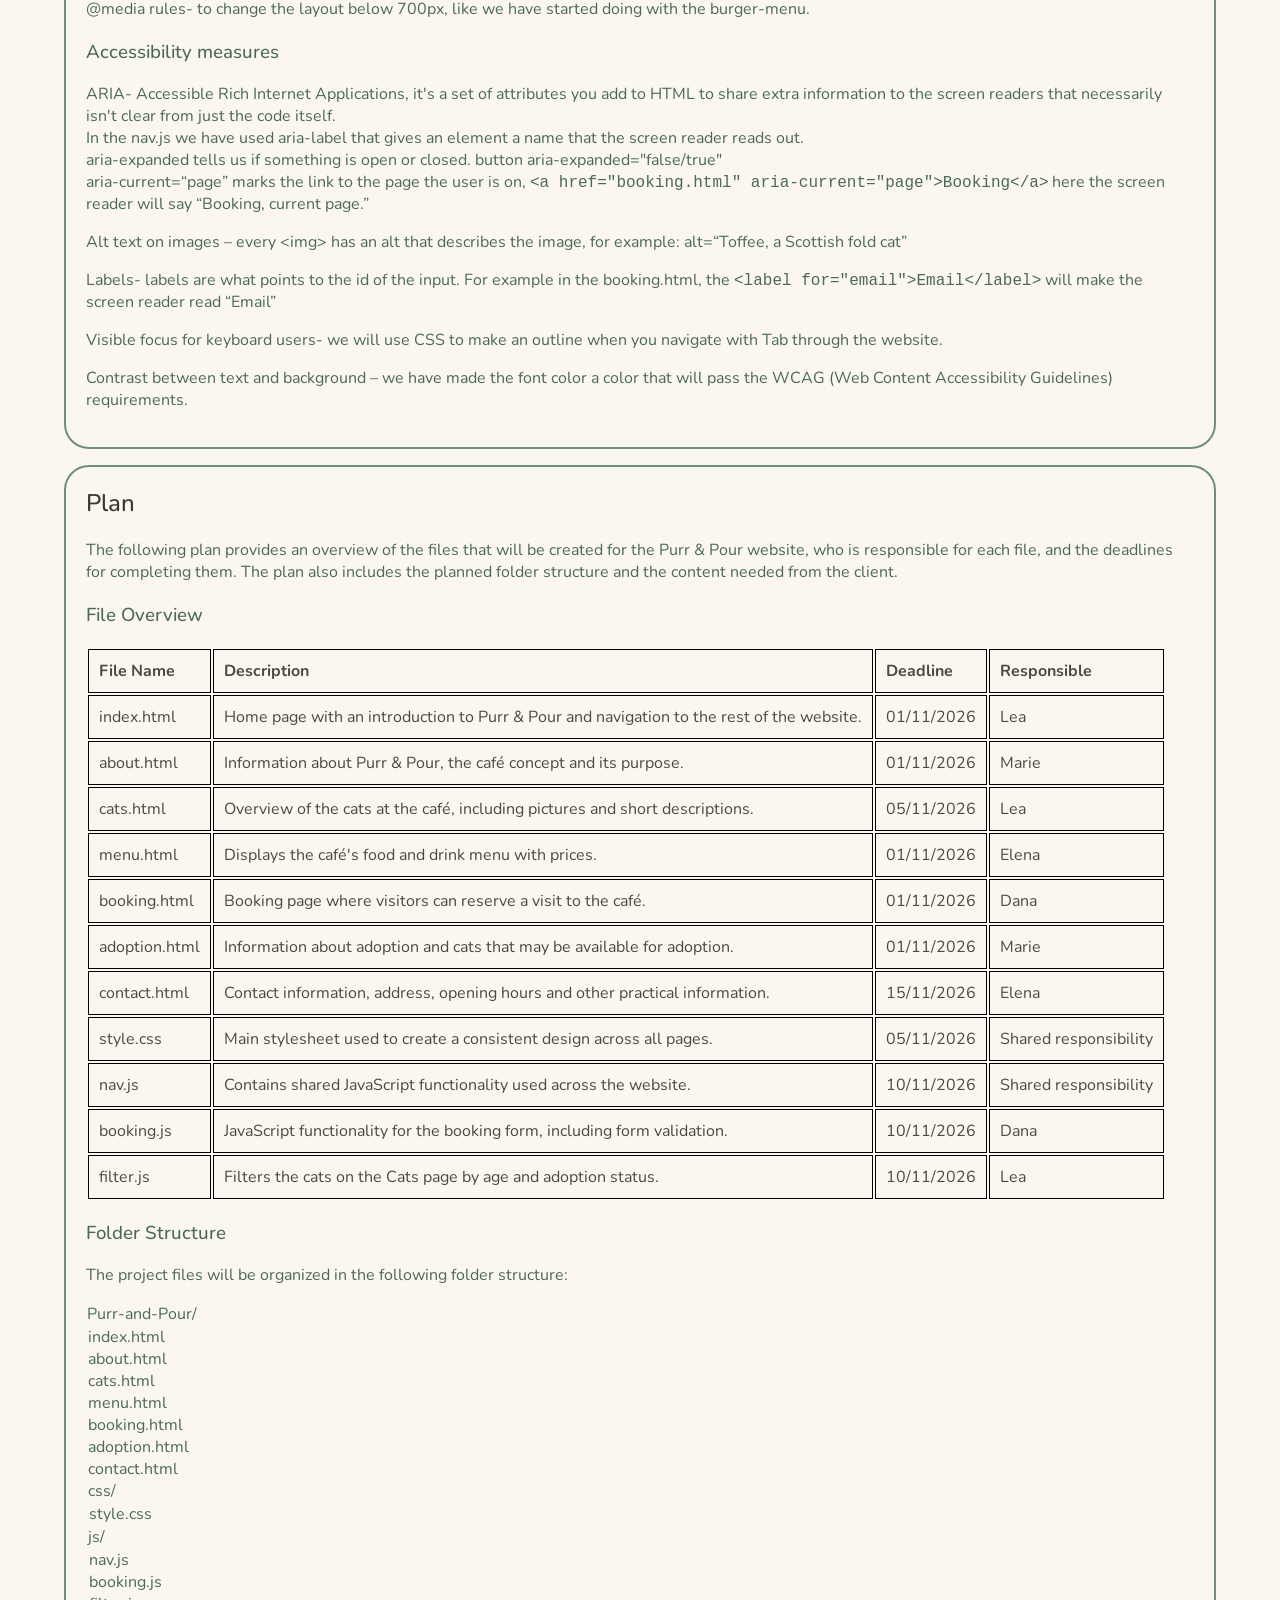
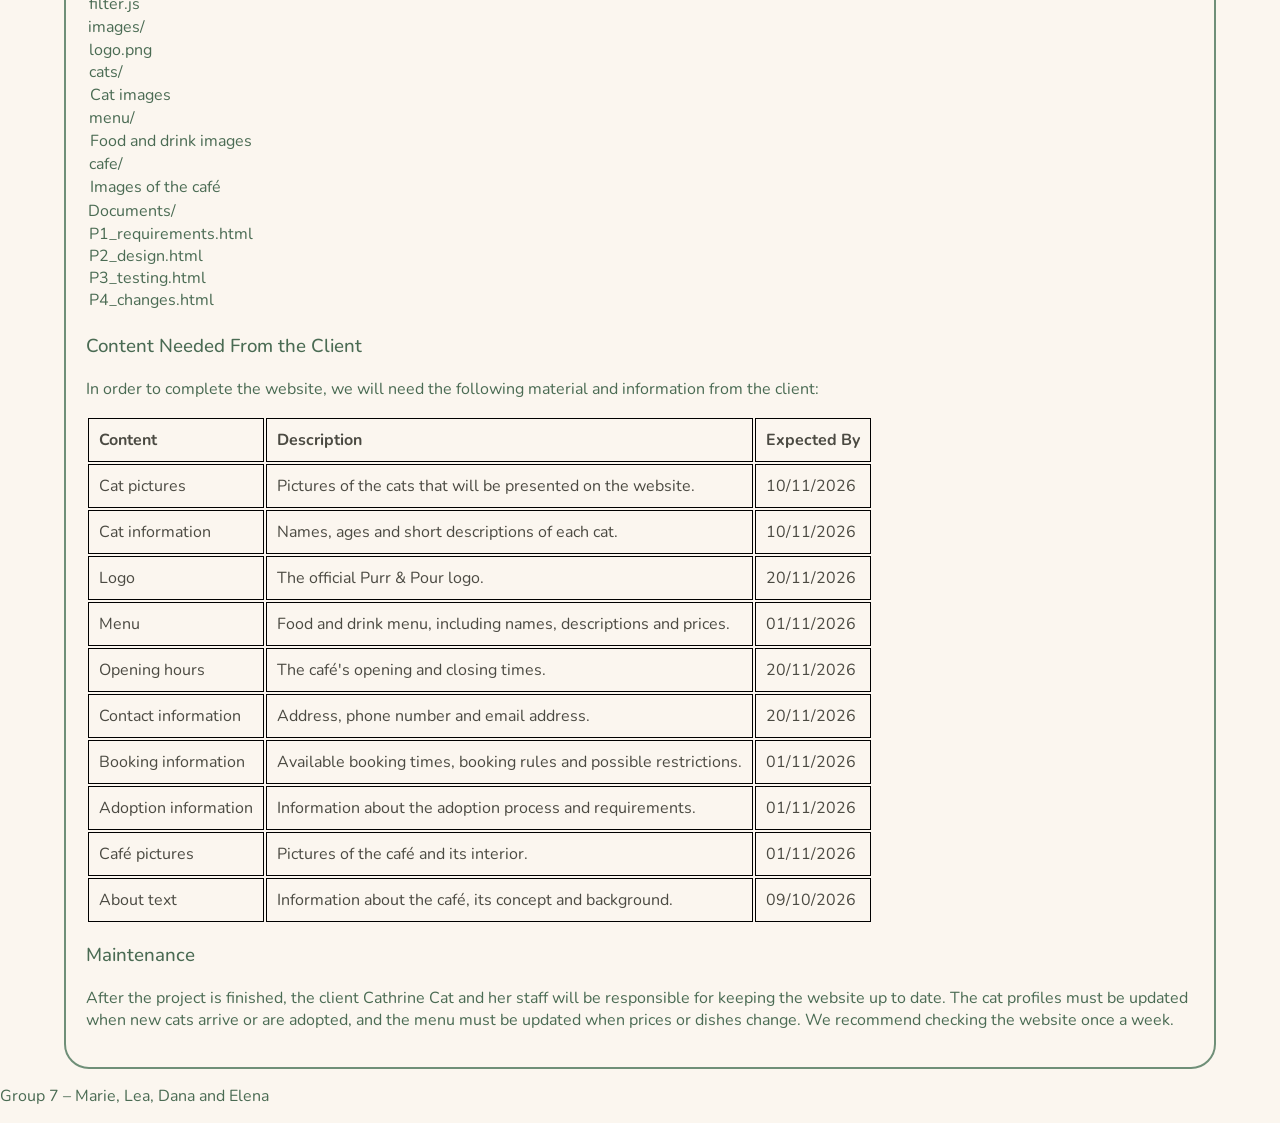
<file: P2_design_7.html>
<!doctype html>
<html lang="en">

<head>
    <meta charset="UTF-8">
    <title>P2 Project Design</title>
    <meta name="viewport" content="width=device-width, initial-scale=1.0">
    <link rel="stylesheet" href="style.css">
</head>

<body>
    <header>
        <h1>P2 Project Design - Purr & Pour</h1>
        <p>Authors: Lea, Dana, Elena and Marie</p>
        <p>Date: 9 October 2026</p>
    </header>

    <section>
        <div class="boxes">
            <h2>Client</h2>
            <p>Our client is Cathrine Cat. She is the owner of Purr & Pour, a cat cafe dedicated to animal rights and mental health.</p>
            <p>Email: cathrine@purrandpour.com</p>
            <p>Phone: +47 270 19 367</p>
            <p>From our last meeting October 2nd 2026: Cathrine told us that she wants us to make a clean look with soft green colors that represent the planet, and rounded features. She also mentioned that she wants the main goal to be that it is easy for visitors to find information about the cats and the cafe. Furthermore, she also wants it to be easy for people to adopt cats by the website, and to get all the information that they need.</p>
        </div>
        </section>
    <section>
        <div class="boxes">
        <h2>Purpose, goals and audience</h2>
        <p>Our purpose is to create a website that promotes the cat cafe and its values, while providing information about the cats, menu, and policies.</p>
        <p>The goals are to increase awareness of the rescued cats, where they can find a loving home, or just feel comfortable and safe. Furthermore, we aim to educate visitors about the importance of adopting cats and supporting animal welfare.</p>
        <h3>Audience</h3>
        <ul>
            <li>Individuals: People who love cats and want to spend time with them. Many want to get to know the cats before they meet them at the cafe. The Cats page shows this.</li>
            <li>Families and friends: Those who want to look at the menu and book a reservation before going to the cafe. The Menu and Booking pages show this.</li>
            <li>People seeking stress relief and a peaceful atmosphere. We want a website that will provide a calming experience for our users. The website will explain how the environment can help reduce stress. The About page shows this.</li>
            <li>Organizations and people: Those who are interested in animal welfare and supporting rescue organizations. Here you can find information about our partnerships and how to get involved. The Contact page shows this.</li>
            <li>Pet adopters: they need to see each cat's age and personality, and know how to apply. The Cats page shows this, with a link to the adoption form.</li>
        </ul>
        </div>
    </section>
    <section>
        <div class="boxes">
            <h2>Navigation structure</h2>
            <img src="Navigation.png" alt="A layout of our navigation structure with arrows to show what page links to which." height="200">
            <p>Our navigation structure is made with the intention of making the website easy to use. With links on every page back to the homepage through clicking on the logo, users can easily make it back to the beginning. The different pages of the website are linked at the top at all times so users can easily jump between. There are on some pages links to subpages like booking or adoption where they can fill out a booking/adoption form. </p>
            <h3>User journey</h3>
            <p>A visitor who wants to adopt a cat:</p>
            <ol>
                <li>The visitor opens the homepage.</li>
                <li>The visitor clicks "Cats" in the navigation bar.</li>
                <li>The visitor reads the cat profiles and finds a cat that is up for adoption.</li>
                <li>The visitor clicks the link to the adoption page and fills out the adoption form.</li>
            </ol>
        </div>
    </section>
    <section>
        <div class="boxes">
            <h2>Common layout and look</h2>
            <img src="purr-and-pour.png" alt="An empty mockup with no content on the page." height="200">
            <h3>Fonts</h3>
            <p>We use the font Nunito on the whole website, with sans-serif as a backup.</p>
            <ul>
                <li>Body text: Nunito, 1rem, regular</li>
                <li>Main heading (h1): Nunito, 2rem, medium 500</li>
                <li>Section headings (h2): Nunito, 1.5rem, medium 500</li>
                <li>Navigation links: Nunito, 1.2rem, regular (active page in semibold, 600)</li>
            </ul>
            <p>Our client Cathrine Cat wished for rounded features. We felt that Nunito's rounded letterforms would complement this aesthetic.</p>
        
            <h3>Colors</h3>
            <ul>
                <li>Background: #FBF6EF (warm off-white)</li>
                <li>Header and navigation bar: #FFFFFF (white)</li>
                <li>Line under the header: #DCE3DC (light grey-green)</li>
                <li>Main heading (h1): #6F8F78 (soft green)</li>
                <li>Section headings (h2): #3A3A2C (dark grey)</li>
                <li>Subheadings (h3): #4B4A42 (dark grey)</li>
                <li>Body text: #4B4A42 (dark grey)</li>
                <li>Links and menu button: #5A7462 (darker green), hover: #3A3A2C</li>
                <li>Borders on content boxes: #6F8F78 (soft green)</li>
                <li>Footer text: black</li>
            </ul>
            <p>Our client Cathrine Cat wanted a clean look with soft colors that represent the planet. We therefore chose a calm palette of soft greens on a warm off-white background, with green used as an accent for headings, links and borders. To make the text easy to read, we use dark grey for the body text and a darker green for links, as the original soft green did not have enough contrast against the background.</p>
            <h3>Navigation bar, header and footer</h3>
                <p>Navigation bar: The navigation bar will be visible on all pages and will contain our 6 links: Home, About, Cats, Menu, Booking, and Contact. The active page is shown in semibold. On screens under 700px, the navigation bar will be replaced by a hamburger menu.</p>
                <p>Header: The header lies at the top of the page and the color of the header is #FFFFFF (white). The header will contain the website's name and logo.</p>
                <p>Footer: The footer lies at the bottom of every page. It shows the café's contact information (email and phone number) and links to Instagram and Facebook, so visitors can easily get in touch. At the very bottom, a small line created by footer.js shows the names of the developers.</p>
        </div>
    </section>
    <section>
        <div class="boxes">
            <h2>Content of each page</h2>
            <h3>Homepage - index.html</h3>
            <img src="1.png" alt="Our homepage" height="200">
            <p>The homepage is the starting point for when someone opens the website. It is also the page that every other page on the website will link back to. The page will include pathways for all the other pages of the website. The page is very basic and has the other pages linked at the top to make them easy to find.</p>
            <p>The homepage will include:</p>
            <ol>
                <li>Introduction to the café</li>
                <li>Basic information about the café</li>
                <li>Pictures of the café</li>
            </ol>
            <p>By having the different pages of the website clearly linked at the top, this will make it easy for the user to understand how to get from the homepage to different parts of the website. The location and necessary information is on the homepage so that the users don't have to look far for the most important information.</p>
            <h3>About us - about.html</h3>
            <img src="2.png" alt="This is a mockup of the about us section of the website that shows the owner and tells us about our goals" height="200">
            <p>The about us page of the website is for those who want to know more about the owner and her goals. It includes a photo of the owner and a little about her and her motivation behind the café. It also includes some information about the cafe's goals. This page also includes the logo of the cafe that will be able to click and bring back to the homepage.</p>
            <p>The about us page will include:</p>
            <ol>
                <li>A picture of the owner</li>
                <li>Information about the café's goals</li>
                <li>A link to the contact us page of the website</li>
            </ol>
            <p>This section of the site will help the users understand the motivation behind the cafe. The contact us link will hopefully help the users find out how to contact the café and also urge them to continue exploring the website.</p>
            <h3>Our cats - cats.html</h3>
            <img src="3.png" alt="This is a mockup of our cats section. This shows profiles of the cats and tells us more about them" height="200">
            <p>The our cats section is for those who are interested in the different cats they can visit and/or adopt. There are different profiles of all the cats at the cafe and a link to an adoption form they can fill out.</p>
            <p>The our cats page will include:</p>
            <ol>
                <li>Profile cards of all the cats from the café</li>
                <li>Information about if they are up for adoption</li>
                <li>A link to a subpage with information about adoption and a form to fill out.</li>
            </ol>
            <p>We chose to show each cat on its own card, with a picture, name, age and personality in the same place every time. This makes it easy for visitors to compare the cats and quickly find one that suits them. The cards are placed in a grid, which shows three cards per row on a computer and one per row on a phone.</p>
            <h3>Menu - menu.html</h3>
            <img src="4.png" alt="This is a mockup of the menu page that shows what the menu can look like." height="200">
            <p>The menu section is a page where anyone can look at what the cafe has to serve. It shows all the drink items, food items and treats guests can buy to feed the cats.</p>
            <p>The menu page will include:</p>
            <ol>
                <li>A food menu for humans</li>
                <li>A drink menu for humans</li>
                <li>A food and drink menu for the cats</li>
            </ol>
            <p>The menu is divided into food, drinks and treats for the cats, so guests can quickly find what they are looking for. Families and friends can look at the menu before they visit, and plan what they want to order.</p>
            <h3>Contact us - contact.html</h3>
            <img src="5.png" alt="This is a mockup of the contact us section. It shows all the different ways to contact the café" height="200">
            <p>The contact us part of the website is a page where people can find any information they need to contact the cafe. They have normal forms of contact like email and phone number, but they can also view all the cafes social media platforms. There is also a link on the website for people who want to book a table and they will be sent to a booking form.</p>
            <p>The contact us page will include:</p>
            <ol>
                <li>Links to the café's social medias</li>
                <li>The café's email and phone number</li>
                <li>A link to a subpage for booking a table at the café</li>
            </ol>
            <p>All contact information is gathered on one page, so visitors do not have to search the website to get in touch. The link to the booking form is placed here because many visitors who contact the café want to book a table.</p>
        </div>
    </section>
    <section>
        <div class="boxes">
            <h2>Minimum requirements</h2>
            <h3>Different JavaScript-functions</h3>
            <p>We will use four different JavaScript functions on the website. The ones we will use are nav.js which is the navigation bar, footer.js that shows our names in the bottom of every HTML file. A filter.js that lets visitors show only the cats that are up for adoption, or filter them by age, on cats.html. The last JavaScript file we will have is a validation for the booking.html, which checks if you have filled in the two fields. </p>  
            <h3>Four distinct responsive components</h3>
            <ol>
                <li>We have the navbar, when the screen-size is under 700px the navbar turns into a burger-menu.  </li>
                <li>We are also planning on using grid to scale the cat-cards. For example: we have 3 on computer-screens, 2 on ipads and 1 on phones. </li>
                <li>The third component is that the pictures will change size to adjust to the screen size, this will also make the usability improve. </li>
                <li>The last component we are planning on is that the textboxes will change according to the layout. We can use Flexbox and flex-wrap to make this work. </li>
            </ol>
            <h3>How we are using CSS for the layout now</h3>
            <p>We use CSS grid for the header. The .meny class is a grid with three columns (grid-template-columns) and the .nav-grid class uses grid-template-columns: auto auto to lay out the navigation links. <br>
            The .info class uses Flexbox, display:flex with gap:2rem, so the author, client and date on the P1 HTML document line up, side by side. <br>
            We also use width, padding, margin and border to change the layout of content boxes. The textbox1 and textbox2-classes both use width:90%, max-width: 1500px and padding 20px so they don't get too wide for the window. We have also used border and border-radius to give a softer look. All layout is now written in one stylesheet, style.css. </p>
            <h3>What we plan to add</h3>
            <p>Cat cards – A CSS grid where the number of columns adapts to the screen width. 
                <br>
                Booking form –Flexbox/Grid so the input boxes will stack on mobile. This is so the boxes won't be too narrow to write in on phones. 
                <br>
            @media rules- to change the layout below 700px, like we have started doing with the burger-menu. </p>
            <h3> Accessibility measures</h3>
            <p>ARIA- Accessible Rich Internet Applications, it's a set of attributes you add to HTML to share extra information to the screen readers that necessarily isn't clear from just the code itself.
                <br>
                In the nav.js we have used aria-label that gives an element a name that the screen reader reads out.  
                <br>
                aria-expanded tells us if something is open or closed. button aria-expanded="false/true"
                <br>
            aria-current=“page” marks the link to the page the user is on, <code>&lt;a href="booking.html" aria-current="page"&gt;Booking&lt;/a&gt;</code> here the screen reader will say “Booking, current page.” </p>
            <p>Alt text on images – every &lt;img&gt; has an alt that describes the image, for example: alt=“Toffee, a Scottish fold cat”</p>
            <p>Labels- labels are what points to the id of the input. For example in the booking.html, the <code>&lt;label for="email"&gt;Email&lt;/label&gt;</code> will make the screen reader read “Email” </p>
            <p>Visible focus for keyboard users- we will use CSS to make an outline when you navigate with Tab through the website. </p>
            <p>Contrast between text and background – we have made the font color a color that will pass the WCAG (Web Content Accessibility Guidelines) requirements. </p>
        </div>


    </section>
    
<section id="plan">
    <div class="boxes">
        <h2>Plan</h2>

        <p>
            The following plan provides an overview of the files that will be created
            for the Purr & Pour website, who is responsible for each file, and the
            deadlines for completing them. The plan also includes the planned folder
            structure and the content needed from the client.
        </p>

        <!-- FILE OVERVIEW -->

        <h3>File Overview</h3>

        <table>
            <thead>
                <tr>
                    <th>File Name</th>
                    <th>Description</th>
                    <th>Deadline</th>
                    <th>Responsible</th>
                </tr>
            </thead>

            <tbody>
                <tr>
                    <td>index.html</td>
                    <td>Home page with an introduction to Purr & Pour and navigation to the rest of the website.</td>
                    <td>01/11/2026</td>
                    <td>Lea</td>
                </tr>

                <tr>
                    <td>about.html</td>
                    <td>Information about Purr & Pour, the café concept and its purpose.</td>
                    <td>01/11/2026</td>
                    <td>Marie</td>
                </tr>

                <tr>
                    <td>cats.html</td>
                    <td>Overview of the cats at the café, including pictures and short descriptions.</td>
                    <td>05/11/2026</td>
                    <td>Lea</td>
                </tr>

                <tr>
                    <td>menu.html</td>
                    <td>Displays the café's food and drink menu with prices.</td>
                    <td>01/11/2026</td>
                    <td>Elena</td>
                </tr>

                <tr>
                    <td>booking.html</td>
                    <td>Booking page where visitors can reserve a visit to the café.</td>
                    <td>01/11/2026</td>
                    <td>Dana</td>
                </tr>

                <tr>
                    <td>adoption.html</td>
                    <td>Information about adoption and cats that may be available for adoption.</td>
                    <td>01/11/2026</td>
                    <td>Marie</td>
                </tr>

                <tr>
                    <td>contact.html</td>
                    <td>Contact information, address, opening hours and other practical information.</td>
                    <td>15/11/2026</td>
                    <td>Elena</td>
                </tr>

                <tr>
                    <td>style.css</td>
                    <td>Main stylesheet used to create a consistent design across all pages.</td>
                    <td>05/11/2026</td>
                    <td>Shared responsibility</td>
                </tr>

                <tr>
                    <td>nav.js</td>
                    <td>Contains shared JavaScript functionality used across the website.</td>
                    <td>10/11/2026</td>
                    <td>Shared responsibility</td>
                </tr>

                <tr>
                    <td>booking.js</td>
                    <td>JavaScript functionality for the booking form, including form validation.</td>
                    <td>10/11/2026</td>
                    <td>Dana</td>
                </tr>
                <tr>
                    <td>filter.js</td>
                    <td>Filters the cats on the Cats page by age and adoption status.</td>
                    <td>10/11/2026</td>
                    <td>Lea</td>
                </tr>
            </tbody>
        </table>
    

        <!-- FOLDER STRUCTURE -->

        <h3>Folder Structure</h3>

        <p>
            The project files will be organized in the following folder structure:
        </p>

        <ul>
            <li>Purr-and-Pour/
                <ul>
                    <li>index.html</li>
                    <li>about.html</li>
                    <li>cats.html</li>
                    <li>menu.html</li>
                    <li>booking.html</li>
                    <li>adoption.html</li>
                    <li>contact.html</li>

                    <li>css/
                        <ul>
                            <li>style.css</li>
                        </ul>
                    </li>

                    <li>js/
                        <ul>
                            <li>nav.js</li>
                            <li>booking.js</li>
                            <li>filter.js</li>
                        </ul>
                    </li>

                    <li>images/
                        <ul>
                            <li>logo.png</li>

                            <li>cats/
                                <ul>
                                    <li>Cat images</li>
                                </ul>
                            </li>

                            <li>menu/
                                <ul>
                                    <li>Food and drink images</li>
                                </ul>
                            </li>

                            <li>cafe/
                                <ul>
                                    <li>Images of the café</li>
                                </ul>
                            </li>
                        </ul>
                    </li>

                    <li>Documents/
                        <ul>
                            <li>P1_requirements.html</li>
                            <li>P2_design.html</li>
                            <li>P3_testing.html</li>
                            <li>P4_changes.html</li>
                        </ul>
                    </li>
                </ul>
            </li>
        </ul>


        <!-- CONTENT FROM CLIENT -->

        <h3>Content Needed From the Client</h3>

        <p>
            In order to complete the website, we will need the following material
            and information from the client:
        </p>

        <table>
            <thead>
                <tr>
                    <th>Content</th>
                    <th>Description</th>
                    <th>Expected By</th>
                </tr>
            </thead>

            <tbody>
                <tr>
                    <td>Cat pictures</td>
                    <td>Pictures of the cats that will be presented on the website.</td>
                    <td>10/11/2026</td>
                </tr>

                <tr>
                    <td>Cat information</td>
                    <td>Names, ages and short descriptions of each cat.</td>
                    <td>10/11/2026</td>
                </tr>

                <tr>
                    <td>Logo</td>
                    <td>The official Purr & Pour logo.</td>
                    <td>20/11/2026</td>
                </tr>

                <tr>
                    <td>Menu</td>
                    <td>Food and drink menu, including names, descriptions and prices.</td>
                    <td>01/11/2026</td>
                </tr>

                <tr>
                    <td>Opening hours</td>
                    <td>The café's opening and closing times.</td>
                    <td>20/11/2026</td>
                </tr>

                <tr>
                    <td>Contact information</td>
                    <td>Address, phone number and email address.</td>
                    <td>20/11/2026</td>
                </tr>

                <tr>
                    <td>Booking information</td>
                    <td>Available booking times, booking rules and possible restrictions.</td>
                    <td>01/11/2026</td>
                </tr>

                <tr>
                    <td>Adoption information</td>
                    <td>Information about the adoption process and requirements.</td>
                    <td>01/11/2026</td>
                </tr>

                <tr>
                    <td>Café pictures</td>
                    <td>Pictures of the café and its interior.</td>
                    <td>01/11/2026</td>
                </tr>

                <tr>
                    <td>About text</td>
                    <td>Information about the café, its concept and background.</td>
                    <td>09/10/2026</td>
                </tr>

            
            </tbody>
        </table>
                <h3>Maintenance</h3>
                <p>After the project is finished, the client Cathrine Cat and her staff will be responsible for keeping the website up to date. The cat profiles must be updated when new cats arrive or are adopted, and the menu must be updated when prices or dishes change. We recommend checking the website once a week.</p>
    </div>
</section>


<footer>
    <p>Group 7 – Marie, Lea, Dana and Elena</p>
</footer>

</body>

</html>
</file>
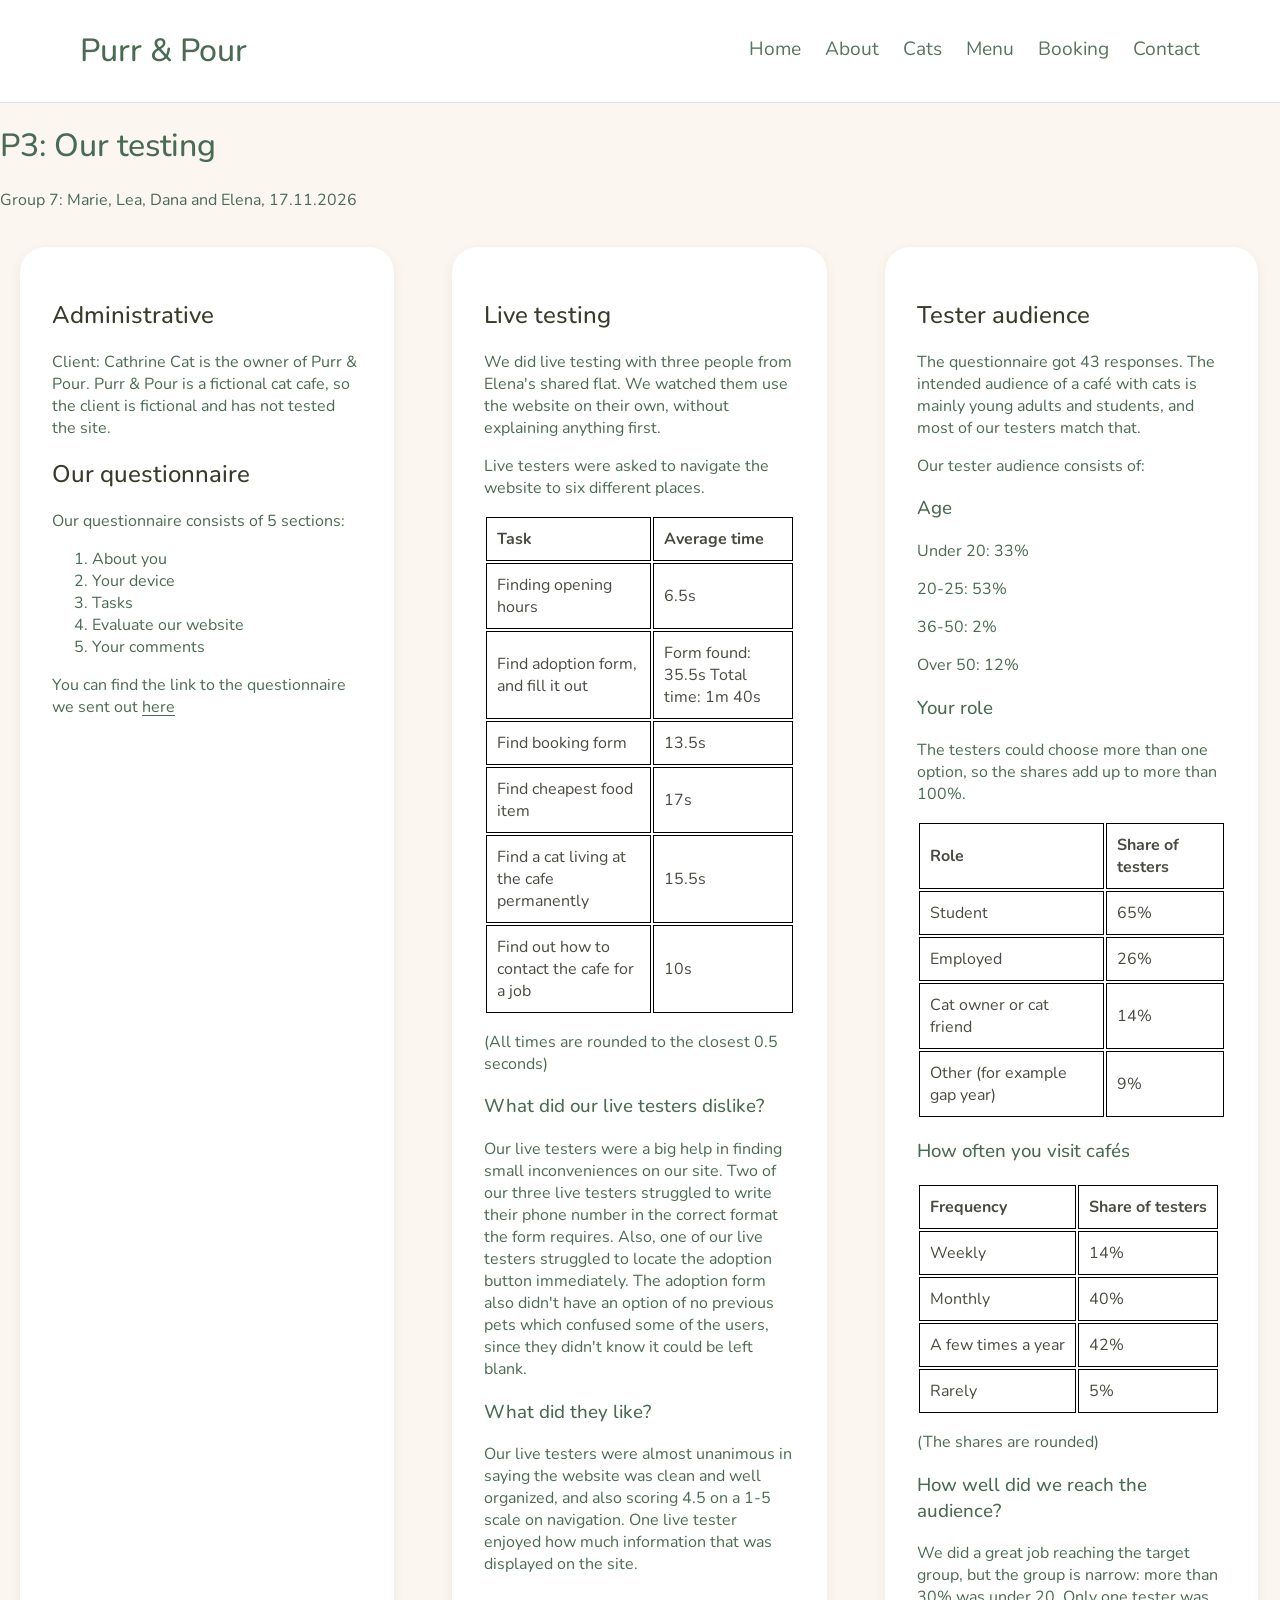
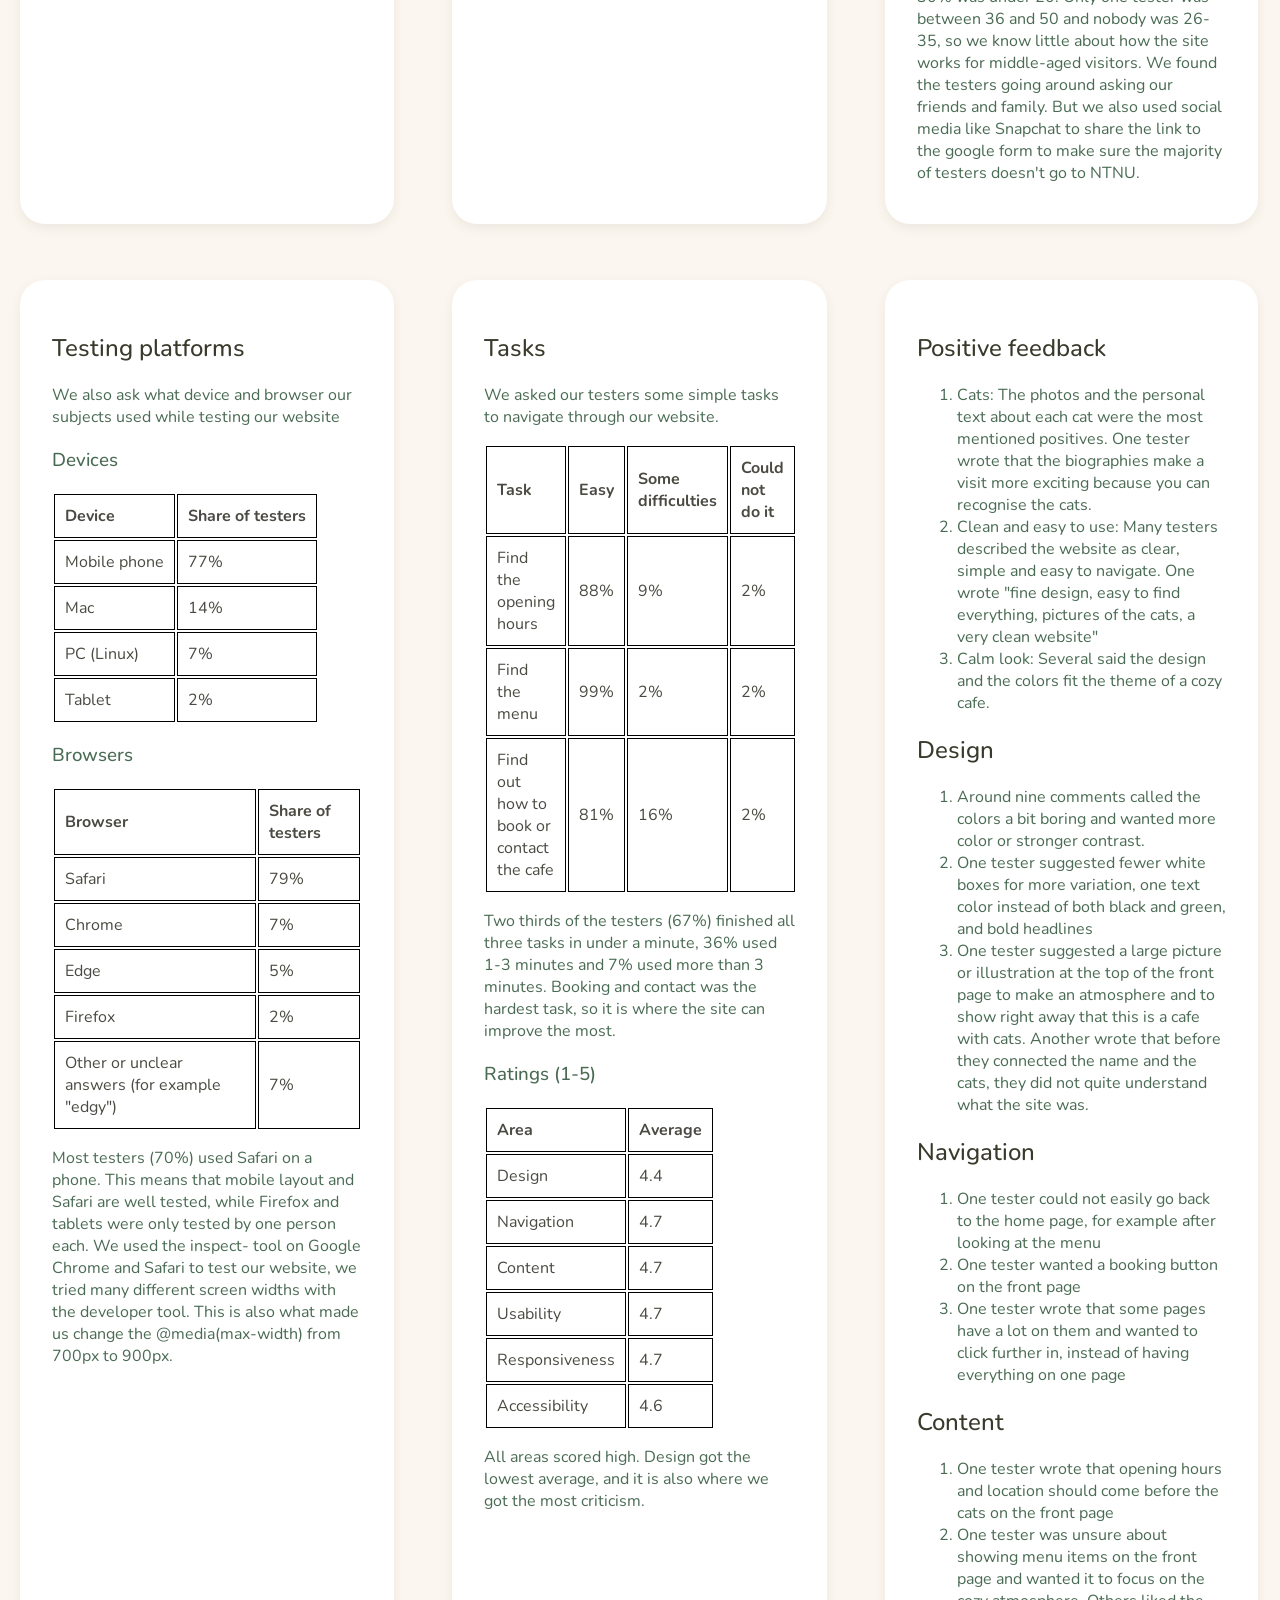
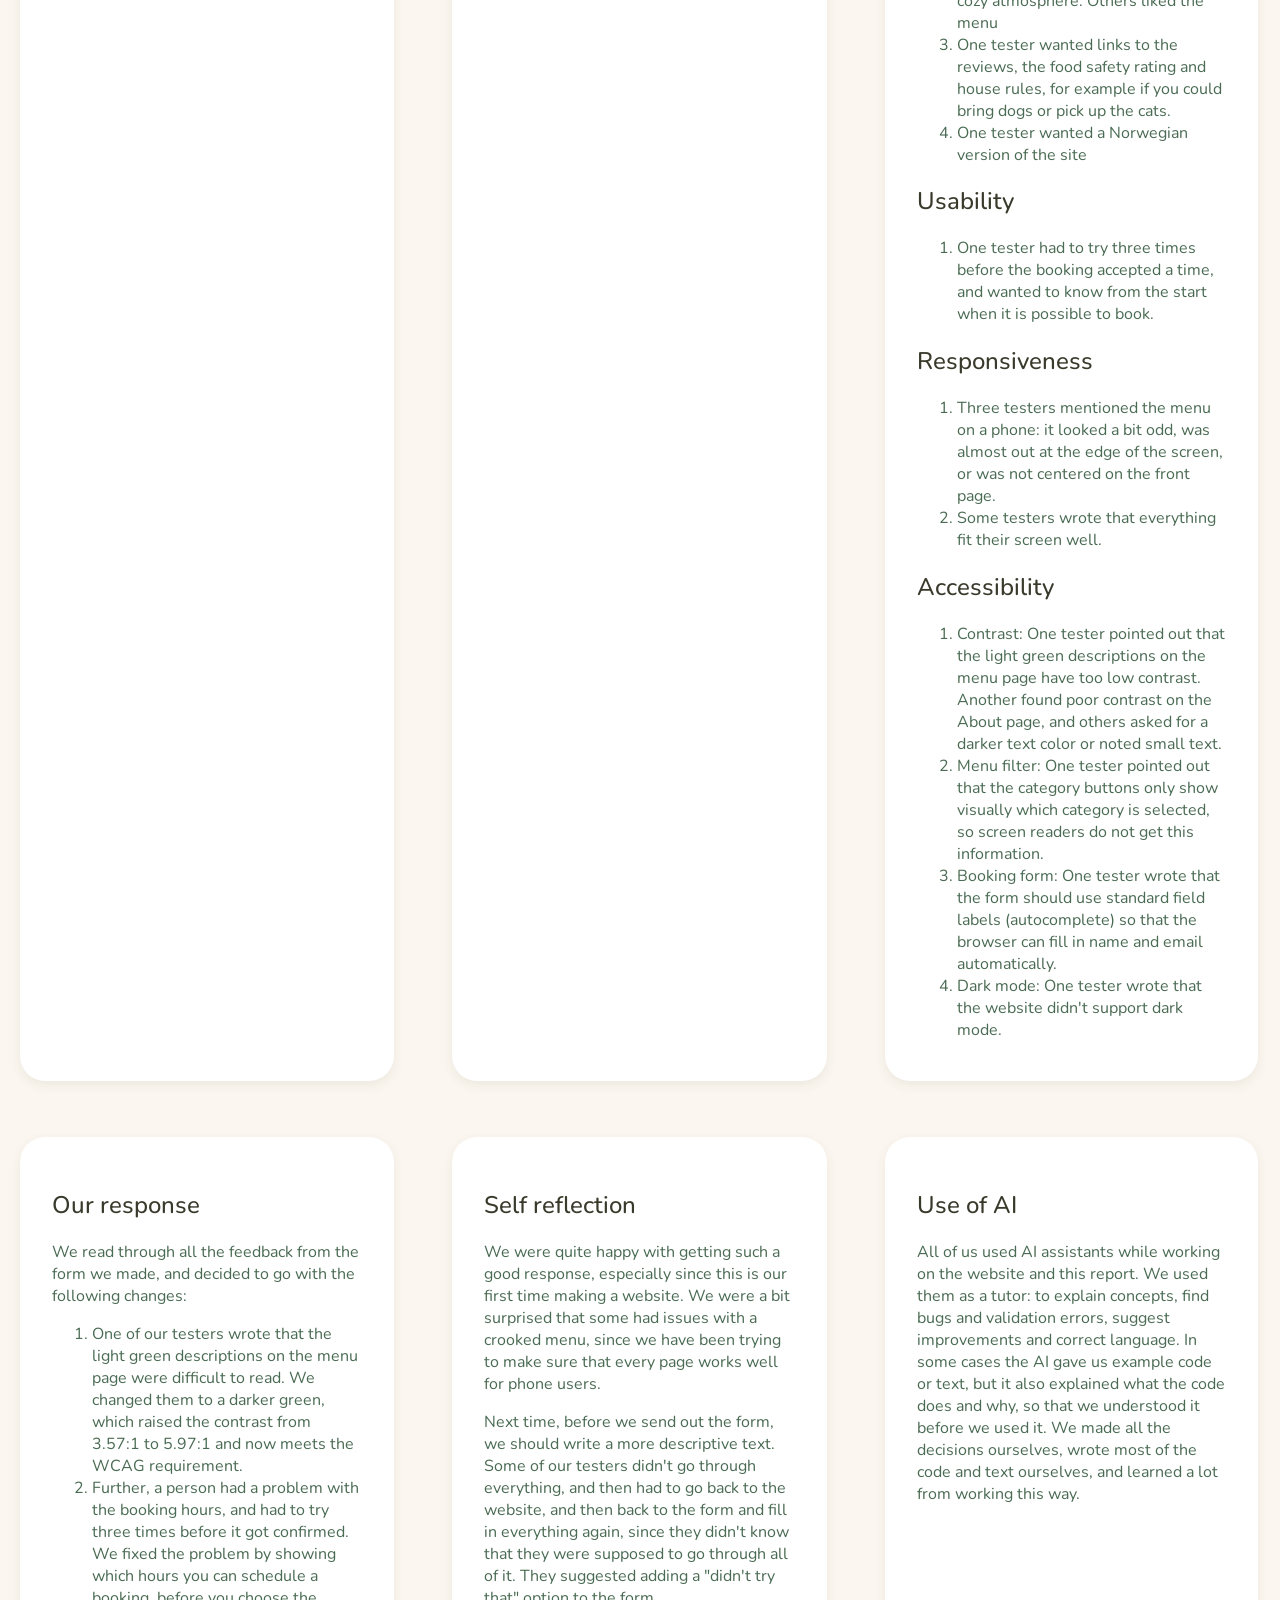
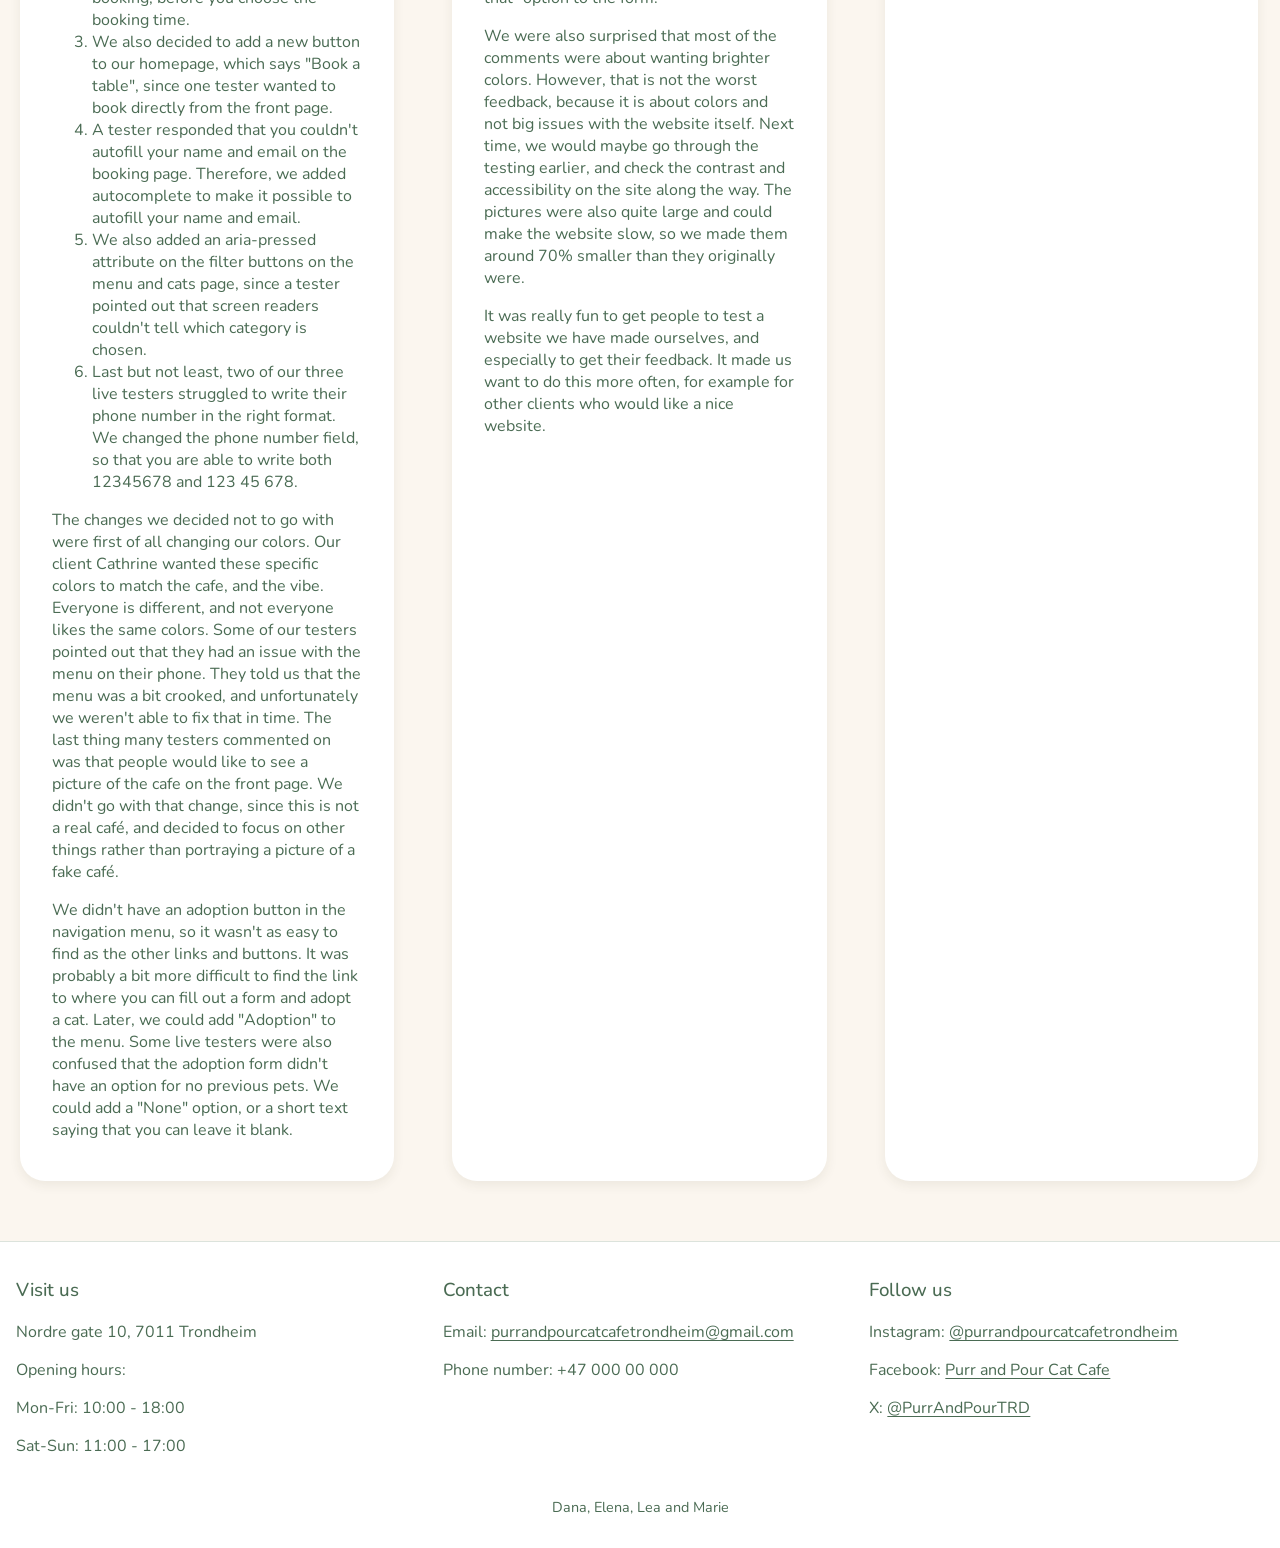
<file: P3_testing_7.html>
<!DOCTYPE html>
<html lang="en">

<head>
    <meta charset="UTF-8">
    <meta name="viewport" content="width=device-width, initial-scale=1.0">
    <link rel="icon" type="image/png" href="bilder/minipawbackground.png">
    <title>P3 Testing - Purr &amp; Pour</title>
    <link rel="stylesheet" href="style.css">
    <script src="nav.js" defer></script>
    <script src="footer.js" defer></script>
</head>

<body>
    <header id="site-header"></header>
    <header>
        <h1>P3: Our testing</h1>
        <p>Group 7: Marie, Lea, Dana and Elena, 17.11.2026</p>
    </header>
    <main>
        <div class="testing-box">
            <div class="testing">
                <h2>Administrative</h2>
                <p>Client: Cathrine Cat is the owner of Purr &amp; Pour. Purr &amp; Pour is a fictional cat cafe, so the
                    client
                    is fictional and has not tested the site. </p>

                <h2>Our questionnaire</h2>
                <p>Our questionnaire consists of 5 sections:</p>
                <ol>
                    <li>About you</li>
                    <li>Your device</li>
                    <li>Tasks</li>
                    <li>Evaluate our website</li>
                    <li>Your comments</li>
                </ol>
                <p>You can find the link to the questionnaire we sent out <a
                        href="https://docs.google.com/forms/d/e/1FAIpQLSe8vrXwdQpPolgoZPvKFPsaKrDeP2R1-8mOmtJiBFYlwTfBuQ/viewform?usp=dialog"
                        target="_blank">here</a></p>
            </div>
            <div class="testing">
                <h2>Live testing</h2>
                <p>We did live testing with three people from Elena's shared flat. We watched them use the website on
                    their own, without explaining anything first.</p>
                <p>Live testers were asked to navigate the website to six different places.</p>
                <table>
                    <tr>
                        <th>Task</th>
                        <th>Average time</th>
                    </tr>
                    <tr>
                        <td>Finding opening hours</td>
                        <td>6.5s</td>
                    </tr>
                    <tr>
                        <td>Find adoption form, and fill it out</td>
                        <td>Form found: 35.5s
                            Total time: 1m 40s
                        </td>
                    </tr>
                    <tr>
                        <td>Find booking form</td>
                        <td>13.5s</td>
                    </tr>
                    <tr>
                        <td>Find cheapest food item</td>
                        <td>17s</td>
                    </tr>
                    <tr>
                        <td>Find a cat living at the cafe permanently</td>
                        <td>15.5s</td>
                    </tr>
                    <tr>
                        <td>Find out how to contact the cafe for a job</td>
                        <td>10s</td>
                    </tr>
                </table>
                <p>(All times are rounded to the closest 0.5 seconds)</p>
                <h3>What did our live testers dislike?</h3>
                <p>Our live testers were a big help in finding small inconveniences on our site. Two of our three live
                    testers struggled to write their phone number in the correct format the form requires.
                    Also, one of our live testers struggled to locate the adoption button immediately. The adoption form
                    also didn't have an option of no previous pets which confused some of the users, since they didn't
                    know it could be left blank.</p>
                <h3>What did they like?</h3>
                <p>Our live testers were almost unanimous in saying the website was clean and well organized, and also
                    scoring 4.5 on a 1-5 scale on navigation. One live tester enjoyed how much information that was
                    displayed on the site.</p>
            </div>
            <div class="testing">
                <h2>Tester audience</h2>
                <p>The questionnaire got 43 responses. The intended audience of a café with cats is mainly young adults
                    and students, and most of our testers match that.</p>
                <p>Our tester audience consists of:</p>
                <h3>Age</h3>
                <p>Under 20: 33%</p>
                <p>20-25: 53%</p>
                <p>36-50: 2%</p>
                <p>Over 50: 12%</p>
                <h3>Your role</h3>
                <p>The testers could choose more than one option, so the shares add up to more than 100%.</p>
                <table>
                    <tr>
                        <th>Role</th>
                        <th>Share of testers</th>
                    </tr>
                    <tr>
                        <td>Student</td>
                        <td>65%</td>
                    </tr>
                    <tr>
                        <td>Employed</td>
                        <td>26%</td>
                    </tr>
                    <tr>
                        <td>Cat owner or cat friend</td>
                        <td>14%</td>
                    </tr>
                    <tr>
                        <td>Other (for example gap year)</td>
                        <td>9%</td>
                    </tr>
                </table>
                <h3>How often you visit cafés</h3>
                <table>
                    <tr>
                        <th>Frequency</th>
                        <th>Share of testers</th>
                    </tr>
                    <tr>
                        <td>Weekly</td>
                        <td>14%</td>
                    </tr>
                    <tr>
                        <td>Monthly</td>
                        <td>40%</td>
                    </tr>
                    <tr>
                        <td>A few times a year</td>
                        <td>42%</td>
                    </tr>
                    <tr>
                        <td>Rarely</td>
                        <td>5%</td>
                    </tr>
                </table>
                <p>(The shares are rounded)</p>
                <h3>How well did we reach the audience?</h3>
                <p>We did a great job reaching the target group, but the group is narrow: more than 30% was under
                    20. Only one tester was between 36 and 50 and nobody was 26-35, so we know little about how the
                    site works for middle-aged visitors. We found the testers going around
                    asking our friends and family. But we also used social media like Snapchat to share the link to
                    the google form to make sure the majority of testers doesn't go to NTNU.</p>
            </div>
            <div class="testing">
                <h2>Testing platforms</h2>
                <p>We also ask what device and browser our subjects used while testing our website</p>
                <h3>Devices</h3>
                <table>
                    <tr>
                        <th>Device</th>
                        <th>Share of testers</th>
                    </tr>
                    <tr>
                        <td>Mobile phone</td>
                        <td>77%</td>
                    </tr>
                    <tr>
                        <td>Mac</td>
                        <td>14%</td>
                    </tr>
                    <tr>
                        <td>PC (Linux)</td>
                        <td>7%</td>
                    </tr>
                    <tr>
                        <td>Tablet</td>
                        <td>2%</td>
                    </tr>
                </table>
                <h3>Browsers</h3>
                <table>
                    <tr>
                        <th>Browser</th>
                        <th>Share of testers</th>
                    </tr>
                    <tr>
                        <td>Safari</td>
                        <td>79%</td>
                    </tr>
                    <tr>
                        <td>Chrome</td>
                        <td>7%</td>
                    </tr>
                    <tr>
                        <td>Edge</td>
                        <td>5%</td>
                    </tr>
                    <tr>
                        <td>Firefox</td>
                        <td>2%</td>
                    </tr>
                    <tr>
                        <td>Other or unclear answers (for example "edgy")</td>
                        <td>7%</td>
                    </tr>
                </table>
                <p>Most testers (70%) used Safari on a phone. This means that mobile layout and Safari are well tested,
                    while Firefox and tablets were only tested by one person each. We used the inspect- tool on Google
                    Chrome and Safari to test our website, we tried many different screen widths with the developer
                    tool.
                    This is also what made us change the @media(max-width) from 700px to 900px.</p>
            </div>
            <div class="testing">
                <h2>Tasks</h2>
                <p>We asked our testers some simple tasks to navigate through our website.</p>
                <table>
                    <tr>
                        <th>Task</th>
                        <th>Easy</th>
                        <th>Some difficulties</th>
                        <th>Could not do it</th>
                    </tr>
                    <tr>
                        <td>Find the opening hours</td>
                        <td>88%</td>
                        <td>9%</td>
                        <td>2%</td>
                    </tr>
                    <tr>
                        <td> Find the menu</td>
                        <td>99%</td>
                        <td>2%</td>
                        <td>2%</td>
                    </tr>
                    <tr>
                        <td>Find out how to book or contact the cafe</td>
                        <td>81%</td>
                        <td>16%</td>
                        <td>2%</td>
                    </tr>
                </table>
                <p>Two thirds of the testers (67%) finished all three tasks in under a minute, 36% used 1-3 minutes and
                    7% used more than 3 minutes. Booking and contact was the hardest task, so it is where the site can
                    improve the most.</p>
                <h3>Ratings (1-5)</h3>
                <table>
                    <tr>
                        <th>Area</th>
                        <th>Average</th>
                    </tr>
                    <tr>
                        <td> Design</td>
                        <td> 4.4</td>
                    </tr>
                    <tr>
                        <td>Navigation</td>
                        <td>4.7</td>
                    </tr>
                    <tr>
                        <td>Content</td>
                        <td>4.7</td>
                    </tr>
                    <tr>
                        <td>Usability</td>
                        <td>4.7</td>
                    </tr>
                    <tr>
                        <td>Responsiveness</td>
                        <td>4.7</td>
                    </tr>
                    <tr>
                        <td>Accessibility</td>
                        <td>4.6</td>
                    </tr>
                </table>
                <p> All areas scored high. Design got the lowest average, and it is also where we got the most
                    criticism. </p>
            </div>
            <!---<div class="testing">
                <h2>Feedback</h2>
                <p>We asked our testers to give us feedback on what they thought worked well and what did not</p>
                <ol>
                    <li>What you enjoyed the most</li>
                    <li>What you found confusing or difficult</li>
                    <li>What you would change</li>
                    <li>If something looked off on your device</li>
                    <li>Other comments</li>
                </ol>
                <h3>The response</h3>
                <h4>What you enjoyed the most</h4>
                <p>What the testers enjoyed the most about our website was mostly the pictures of the cats, and the clean and calm design of the site. There was also a lot of positive feedback of how easy it was to navigate.</p>
                <h4>What you found confusing or difficult</h4>
            </div>
            --->
            <div class="testing">
                <h2>Positive feedback</h2>
                <ol>
                    <li> Cats: The photos and the personal text about each cat were the most mentioned positives. One
                        tester wrote that the biographies make a visit more exciting because you can recognise the cats.
                    </li>
                    <li> Clean and easy to use: Many testers described the website as clear, simple and easy to
                        navigate. One wrote "fine design, easy to find everything, pictures of the cats, a very clean
                        website"</li>
                    <li> Calm look: Several said the design and the colors fit the theme of a cozy cafe.</li>
                </ol>
                <h2> Design</h2>
                <ol>
                    <li> Around nine comments called the colors a bit boring and wanted more color or stronger contrast.
                    </li>
                    <li> One tester suggested fewer white boxes for more variation, one text color instead of both black
                        and green, and bold headlines</li>
                    <li> One tester suggested a large picture or illustration at the top of the front page to make an
                        atmosphere and to show right away that this is a cafe with cats. Another wrote that before they
                        connected the name and the cats, they did not quite understand what the site was.</li>
                </ol>
                <h2> Navigation</h2>
                <ol>
                    <li> One tester could not easily go back to the home page, for example after looking at the menu
                    </li>
                    <li> One tester wanted a booking button on the front page</li>
                    <li> One tester wrote that some pages have a lot on them and wanted to click further in, instead of
                        having everything on one page</li>
                </ol>

                <h2>Content</h2>
                <ol>
                    <li>One tester wrote that opening hours and location should come before the cats on the front page
                    </li>
                    <li> One tester was unsure about showing menu items on the front page and wanted it to focus on the
                        cozy atmosphere. Others liked the menu</li>
                    <li> One tester wanted links to the reviews, the food safety rating and house rules, for example if
                        you could bring dogs or pick up the cats.</li>
                    <li>One tester wanted a Norwegian version of the site</li>
                </ol>

                <h2>Usability</h2>
                <ol>
                    <li>One tester had to try three times before the booking accepted a time, and wanted to know from
                        the start when it is possible to book. </li>
                </ol>

                <h2>Responsiveness</h2>
                <ol>
                    <li> Three testers mentioned the menu on a phone: it looked a bit odd, was almost out at the edge of
                        the screen, or was not centered on the front page.</li>
                    <li> Some testers wrote that everything fit their screen well.</li>
                </ol>

                <h2>Accessibility</h2>
                <ol>
                    <li> Contrast: One tester pointed out that the light green descriptions on the menu page have too
                        low contrast. Another found poor contrast on the About page, and others asked for a darker text
                        color or noted small text.</li>
                    <li> Menu filter: One tester pointed out that the category buttons only show visually which category
                        is selected, so screen readers do not get this information.</li>
                    <li> Booking form: One tester wrote that the form should use standard field labels (autocomplete) so
                        that the browser can fill in name and email automatically.</li>
                    <li> Dark mode: One tester wrote that the website didn't support dark mode.</li>
                </ol>
            </div>

            <div class="testing">
                <h2>Our response</h2>
                <p>We read through all the feedback from the form we made,
                    and decided to go with the following changes:</p>
                <ol>
                    <li>One of our testers wrote that the light green descriptions on the menu page were difficult
                        to read. We changed them to a darker green, which raised the contrast from 3.57:1 to 5.97:1 and
                        now meets the WCAG requirement.</li>
                    <li>Further, a person had a problem with the booking hours, and had to try three times before it got
                        confirmed.
                        We fixed the problem by showing which hours you can schedule a booking, before you choose the
                        booking time.</li>
                    <li>We also decided to add a new button to our homepage, which says "Book a table", since one tester
                        wanted to book directly from the front page.</li>
                    <li>A tester responded that you couldn't autofill your name and email on the booking page.
                        Therefore, we added autocomplete to make it possible to autofill your name and email.</li>
                    <li>We also added an aria-pressed attribute on the filter buttons on the menu and
                        cats page, since a tester pointed out that screen readers couldn't tell which category is
                        chosen.</li>
                    <li>Last but not least, two of our three live testers struggled to write their phone number in the
                        right format. We changed the phone number field, so that you are able to write both 12345678 and
                        123 45 678.</li>
                </ol>
                <p>The changes we decided not to go with were first of all changing our colors. Our client Cathrine
                    wanted these specific colors to match the cafe, and the vibe. Everyone is different, and not
                    everyone likes the same colors. Some of our testers pointed out that they had an issue with the menu
                    on their phone. They told us that the menu was a bit crooked, and unfortunately we weren't able to
                    fix that in time. The last thing many testers commented on was that people would like to see a
                    picture of the cafe on the front page. We didn't go with that change, since this is not a real café,
                    and decided to focus on other things rather than portraying a picture of a fake café.</p>
                <p>We didn't have an adoption button in the navigation menu, so it wasn't as easy to find as the other
                    links and buttons. It was probably a bit more difficult to find the link to where you can fill out a
                    form and adopt a cat. Later, we could add "Adoption" to the menu. Some live testers were also
                    confused that the adoption form didn't have an option for no previous pets. We could add a "None"
                    option, or a short text saying that you can leave it blank.</p>
            </div>
            <div class="testing">
                <h2>Self reflection</h2>
                <p>We were quite happy with getting such a good response, especially since this is our first time making
                    a website. We were a bit surprised that some had issues with a crooked menu, since we have been
                    trying to make sure that every page works well for phone users.</p>
                <p>Next time, before we send out the form, we should write a more descriptive text. Some of our testers
                    didn't go through everything, and then had to go back to the website, and then back to the form and
                    fill in everything again, since they didn't know that they were supposed to go through all of it.
                    They suggested adding a "didn't try that" option to the form.</p>
                <p>We were also surprised that most of the comments were about wanting brighter colors. However, that is
                    not the worst feedback, because it is about colors and not big issues with the website itself. Next
                    time, we would maybe go through the testing earlier, and check the contrast and accessibility on the
                    site along the way. The pictures were also quite large and could make the website slow, so we made
                    them around 70% smaller than they originally were.</p>
                <p>It was really fun to get people to test a website we have made ourselves, and especially to get their
                    feedback. It made us want to do this more often, for example for other clients who would like a nice
                    website.</p>
            </div>
            <div class="testing">
                <h2>Use of AI</h2>
                <p>All of us used AI assistants while working on the website and this report. We used them as a tutor:
                    to explain concepts, find bugs and validation errors, suggest improvements and correct language. In
                    some cases the AI gave us example code or text, but it also explained what the code does and why, so
                    that we understood it before we used it. We made all the decisions ourselves, wrote most of the code
                    and text ourselves, and learned a lot from working this way.</p>
            </div>
        </div>
    </main>
    <footer id="site-footer"></footer>
</body>

</html>
</file>
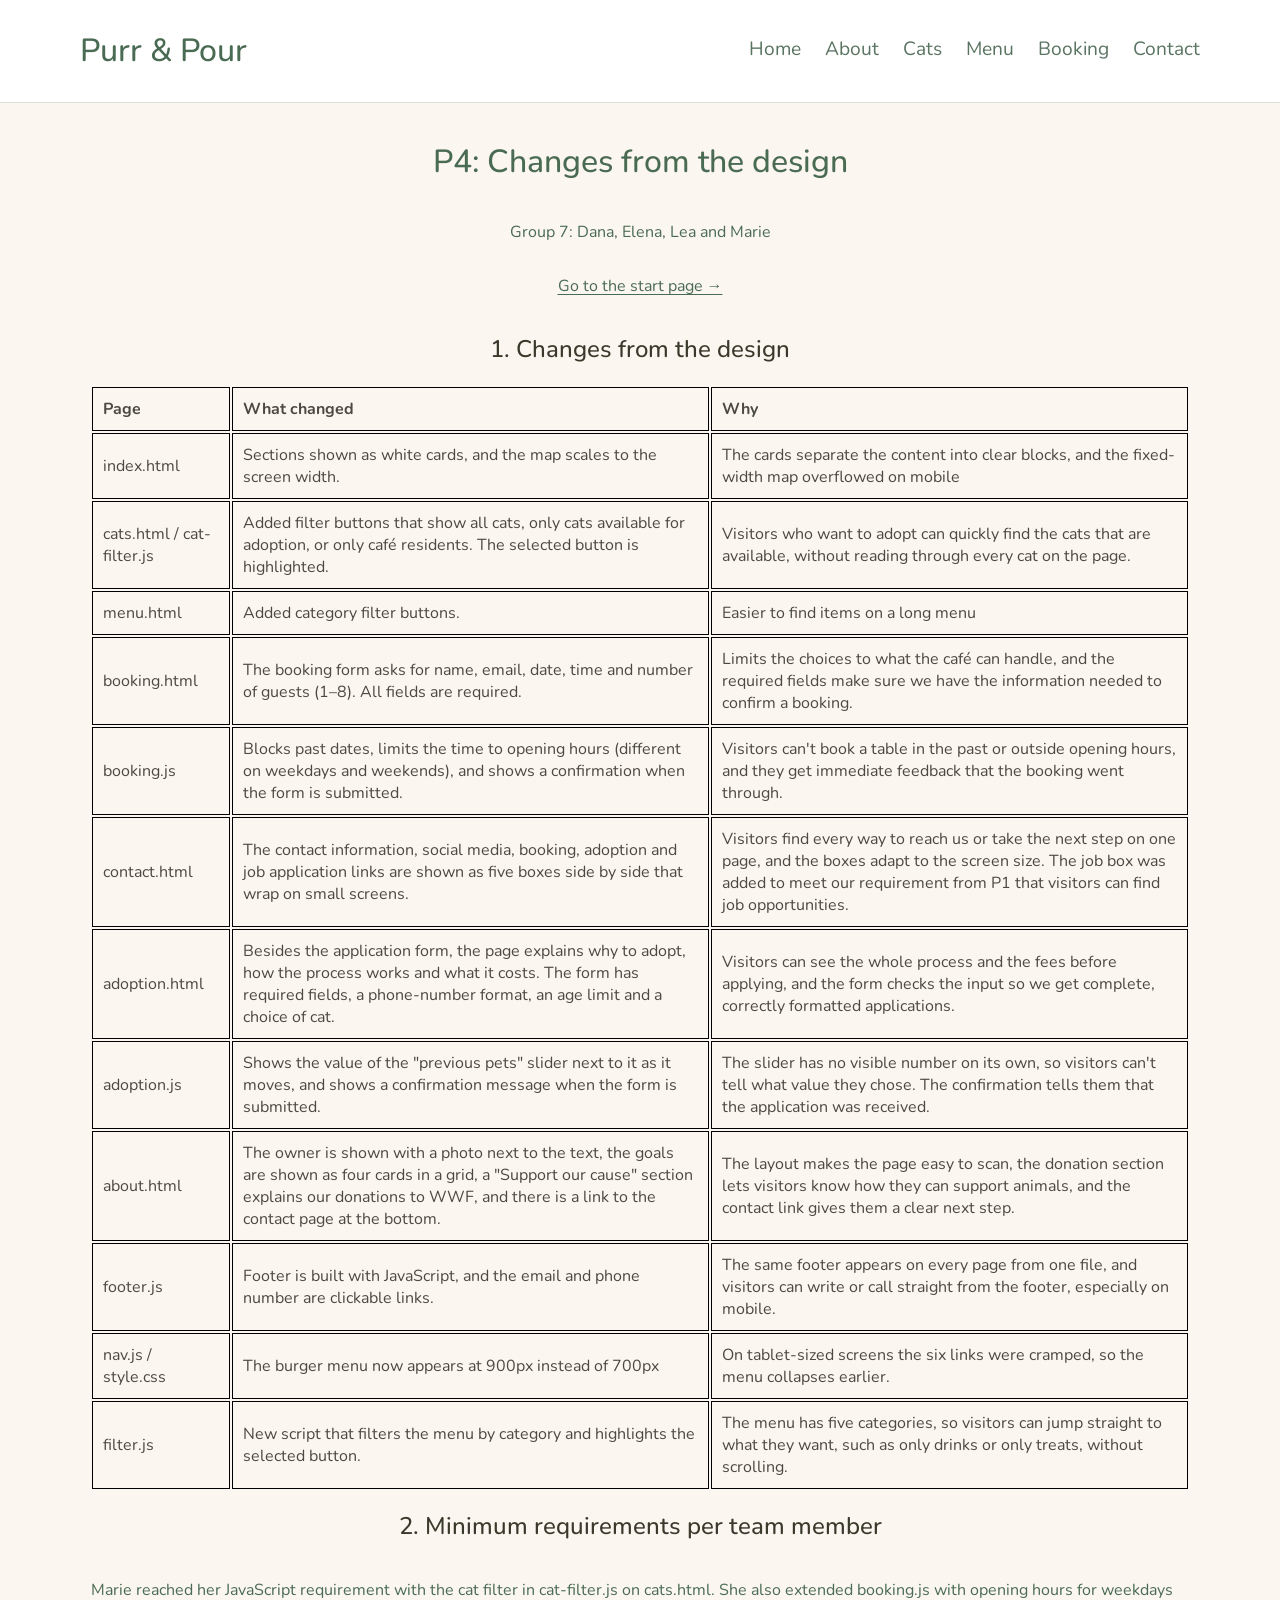
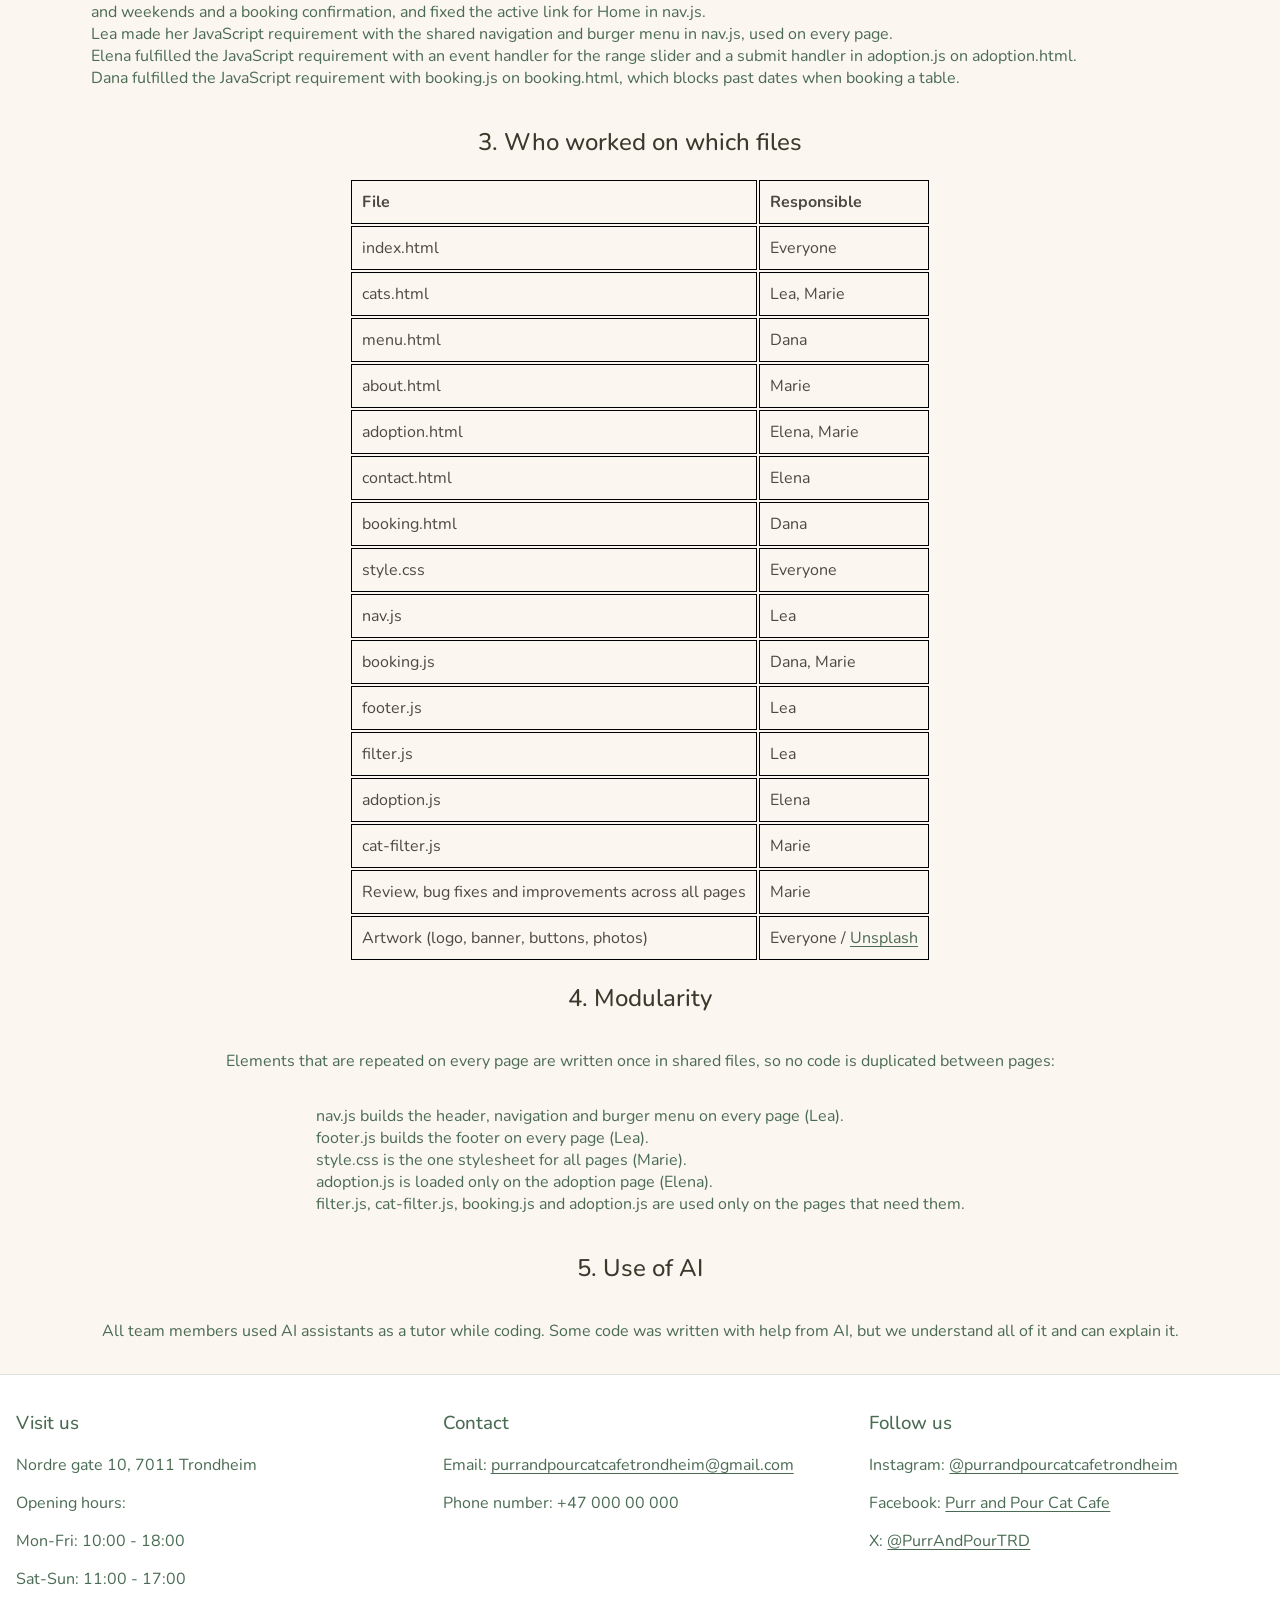
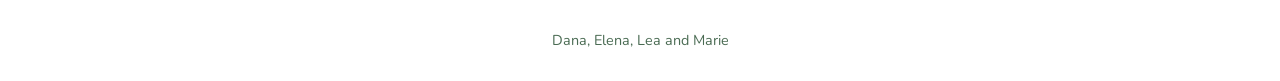
<file: P4_changes_7.html>
<!DOCTYPE html>
<html lang="en">

<head>
    <meta charset="UTF-8">
    <meta name="viewport" content="width=device-width, initial-scale=1.0">
    <link rel="icon" type="image/png" href="bilder/minipawbackground.png">
    <title>P4 Changes - Purr &amp; Pour</title>
    <link rel="stylesheet" href="style.css">
    <script src="nav.js" defer></script>
    <script src="footer.js" defer></script>
</head>

<body>
    <header id="site-header"></header>

    <main class="page">
        <h1>P4: Changes from the design</h1>
        <p>Group 7: Dana, Elena, Lea and Marie</p>
        <p><a class="link-arrow" href="index.html">Go to the start page &rarr;</a></p>

        <h2>1. Changes from the design</h2>
        <table>
            <tr>
                <th>Page</th>
                <th>What changed</th>
                <th>Why</th>
            </tr>
            <tr>
                <td>index.html</td>
                <td>Sections shown as white cards, and the map scales to the screen width.</td>
                <td> The cards separate the content into clear blocks, and the fixed-width map overflowed on mobile</td>
            </tr>
            <tr>
                <td>cats.html / cat-filter.js</td>
                <td>Added filter buttons that show all cats, only cats available for adoption, or only café residents.
                    The selected button is highlighted.</td>
                <td>Visitors who want to adopt can quickly find the cats that are available, without reading through
                    every cat on the page.</td>
            </tr>
            <tr>
                <td>menu.html</td>
                <td>Added category filter buttons.</td>
                <td>Easier to find items on a long menu </td>
            </tr>
            <tr>
                <td>booking.html</td>
                <td>The booking form asks for name, email, date, time and number of guests (1–8). All fields are
                    required.</td>
                <td>Limits the choices to what the café can handle, and the required fields make sure we have the
                    information needed to confirm a booking.</td>
            </tr>
            <tr>
                <td>booking.js</td>
                <td>Blocks past dates, limits the time to opening hours (different on weekdays and weekends), and shows
                    a confirmation when the form is submitted.</td>
                <td>Visitors can't book a table in the past or outside opening hours, and they get immediate feedback
                    that the booking went through.</td>
            </tr>
            <tr>
                <td>contact.html</td>
                <td>The contact information, social media, booking, adoption and job application links are shown as five
                    boxes side by side that wrap on small screens.</td>
                <td>Visitors find every way to reach us or take the next step on one page, and the boxes adapt to the
                    screen size. The job box was added to meet our requirement from P1 that visitors can find job
                    opportunities.</td>
            </tr>
            <tr>
                <td>adoption.html</td>
                <td>Besides the application form, the page explains why to adopt, how the process works and what it
                    costs. The form has required fields, a phone-number format, an age limit and a choice of cat.</td>
                <td>Visitors can see the whole process and the fees before applying, and the form checks the input so we
                    get complete, correctly formatted applications.</td>
            </tr>

            <tr>
                <td>adoption.js</td>
                <td>Shows the value of the "previous pets" slider next to it as it moves, and shows a confirmation
                    message when the form is submitted.</td>
                <td>The slider has no visible number on its own, so visitors can't tell what value they chose. The
                    confirmation tells them that the application was received.</td>
            </tr>
            <tr>
                <td>about.html</td>
                <td>The owner is shown with a photo next to the text, the goals are shown as four cards in a grid, a
                    "Support our cause" section explains our donations to WWF, and there is a link to the contact page
                    at the bottom.</td>
                <td>The layout makes the page easy to scan, the donation section lets visitors know how they can support
                    animals, and the contact link gives them a clear next step.</td>
            </tr>
            <tr>
                <td>footer.js</td>
                <td>Footer is built with JavaScript, and the email and phone number are clickable links.</td>
                <td>The same footer appears on every page from one file, and visitors can write or call straight from
                    the footer, especially on mobile.</td>
            </tr>
            <tr>
                <td>nav.js / style.css</td>
                <td>The burger menu now appears at 900px instead of 700px</td>
                <td>On tablet-sized screens the six links were cramped, so the menu collapses earlier.</td>
            </tr>
            <tr>
                <td>filter.js</td>
                <td> New script that filters the menu by category and highlights the selected button.</td>
                <td> The menu has five categories, so visitors can jump straight to what they want, such as only drinks
                    or only treats, without scrolling.</td>
            </tr>
        </table>

        <h2>2. Minimum requirements per team member</h2>
        <ul>
            <li>Marie reached her JavaScript requirement with the cat filter in cat-filter.js on cats.html. She also
                extended booking.js with opening hours for weekdays and weekends and a booking confirmation, and fixed
                the active link for Home in nav.js.</li>
            <li>Lea made her JavaScript requirement with the shared navigation and burger menu in nav.js, used on every
                page.</li>
            <li>Elena fulfilled the JavaScript requirement with an event handler for the range slider and a submit
                handler in adoption.js on adoption.html.</li>
            <li>Dana fulfilled the JavaScript requirement with booking.js on booking.html, which blocks past dates when
                booking a table.</li>
        </ul>

        <h2>3. Who worked on which files</h2>
        <table>
            <tr>
                <th>File</th>
                <th>Responsible</th>
            </tr>
            <tr>
                <td>index.html</td>
                <td>Everyone</td>
            </tr>
            <tr>
                <td>cats.html</td>
                <td>Lea, Marie</td>
            </tr>
            <tr>
                <td>menu.html</td>
                <td>Dana</td>
            </tr>
            <tr>
                <td>about.html</td>
                <td>Marie</td>
            </tr>
            <tr>
                <td>adoption.html</td>
                <td>Elena, Marie</td>
            </tr>
            <tr>
                <td>contact.html</td>
                <td>Elena</td>
            </tr>
            <tr>
                <td>booking.html</td>
                <td>Dana</td>
            </tr>
            <tr>
                <td>style.css</td>
                <td>Everyone</td>
            </tr>
            <tr>
                <td>nav.js</td>
                <td>Lea</td>
            </tr>
            <tr>
                <td>booking.js</td>
                <td>Dana, Marie</td>
            </tr>
            <tr>
                <td>footer.js</td>
                <td>Lea</td>
            </tr>
            <tr>
                <td>filter.js</td>
                <td>Lea</td>
            </tr>
            <tr>
                <td>adoption.js</td>
                <td>Elena</td>
            </tr>
            <tr>
                <td>cat-filter.js</td>
                <td>Marie</td>
            </tr>
            <tr>
                <td>Review, bug fixes and improvements across all pages</td>
                <td>Marie</td>
            </tr>
            <tr>
                <td>Artwork (logo, banner, buttons, photos)</td>
                <td>Everyone / <a href="https://unsplash.com/">Unsplash</a></td>
            </tr>
        </table>

        <h2>4. Modularity</h2>
        <p>Elements that are repeated on every page are written once in shared files, so no code is duplicated between
            pages:</p>
        <ul>
            <li>nav.js builds the header, navigation and burger menu on every page (Lea).</li>
            <li>footer.js builds the footer on every page (Lea).</li>
            <li>style.css is the one stylesheet for all pages (Marie).</li>
            <li>adoption.js is loaded only on the adoption page (Elena).</li>
            <li>filter.js, cat-filter.js, booking.js and adoption.js are used only on the pages that need them.</li>
        </ul>
        <h2>5. Use of AI</h2>
        <p>All team members used AI assistants as a tutor while coding. Some code was written with help from AI, but we
            understand all of it and can explain it.</p>
    </main>

    <footer id="site-footer"></footer>
</body>

</html>
</file>
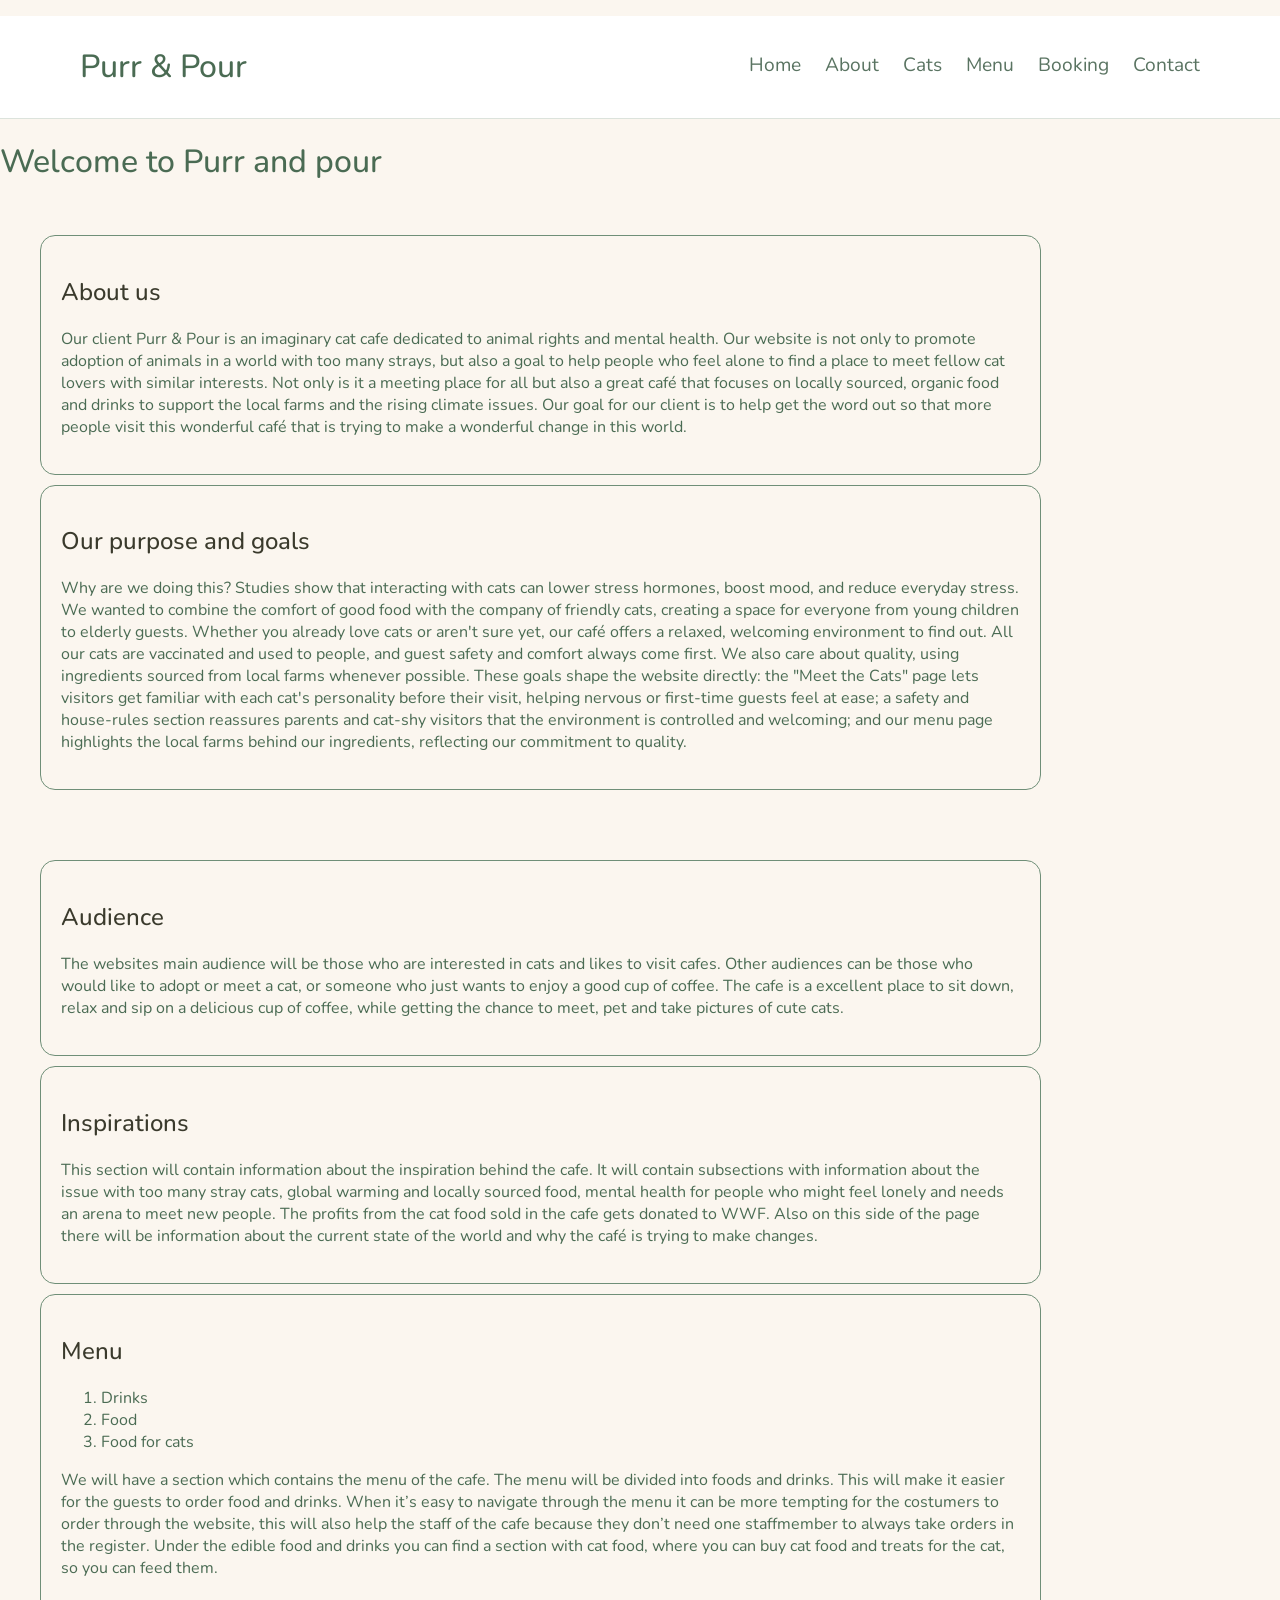
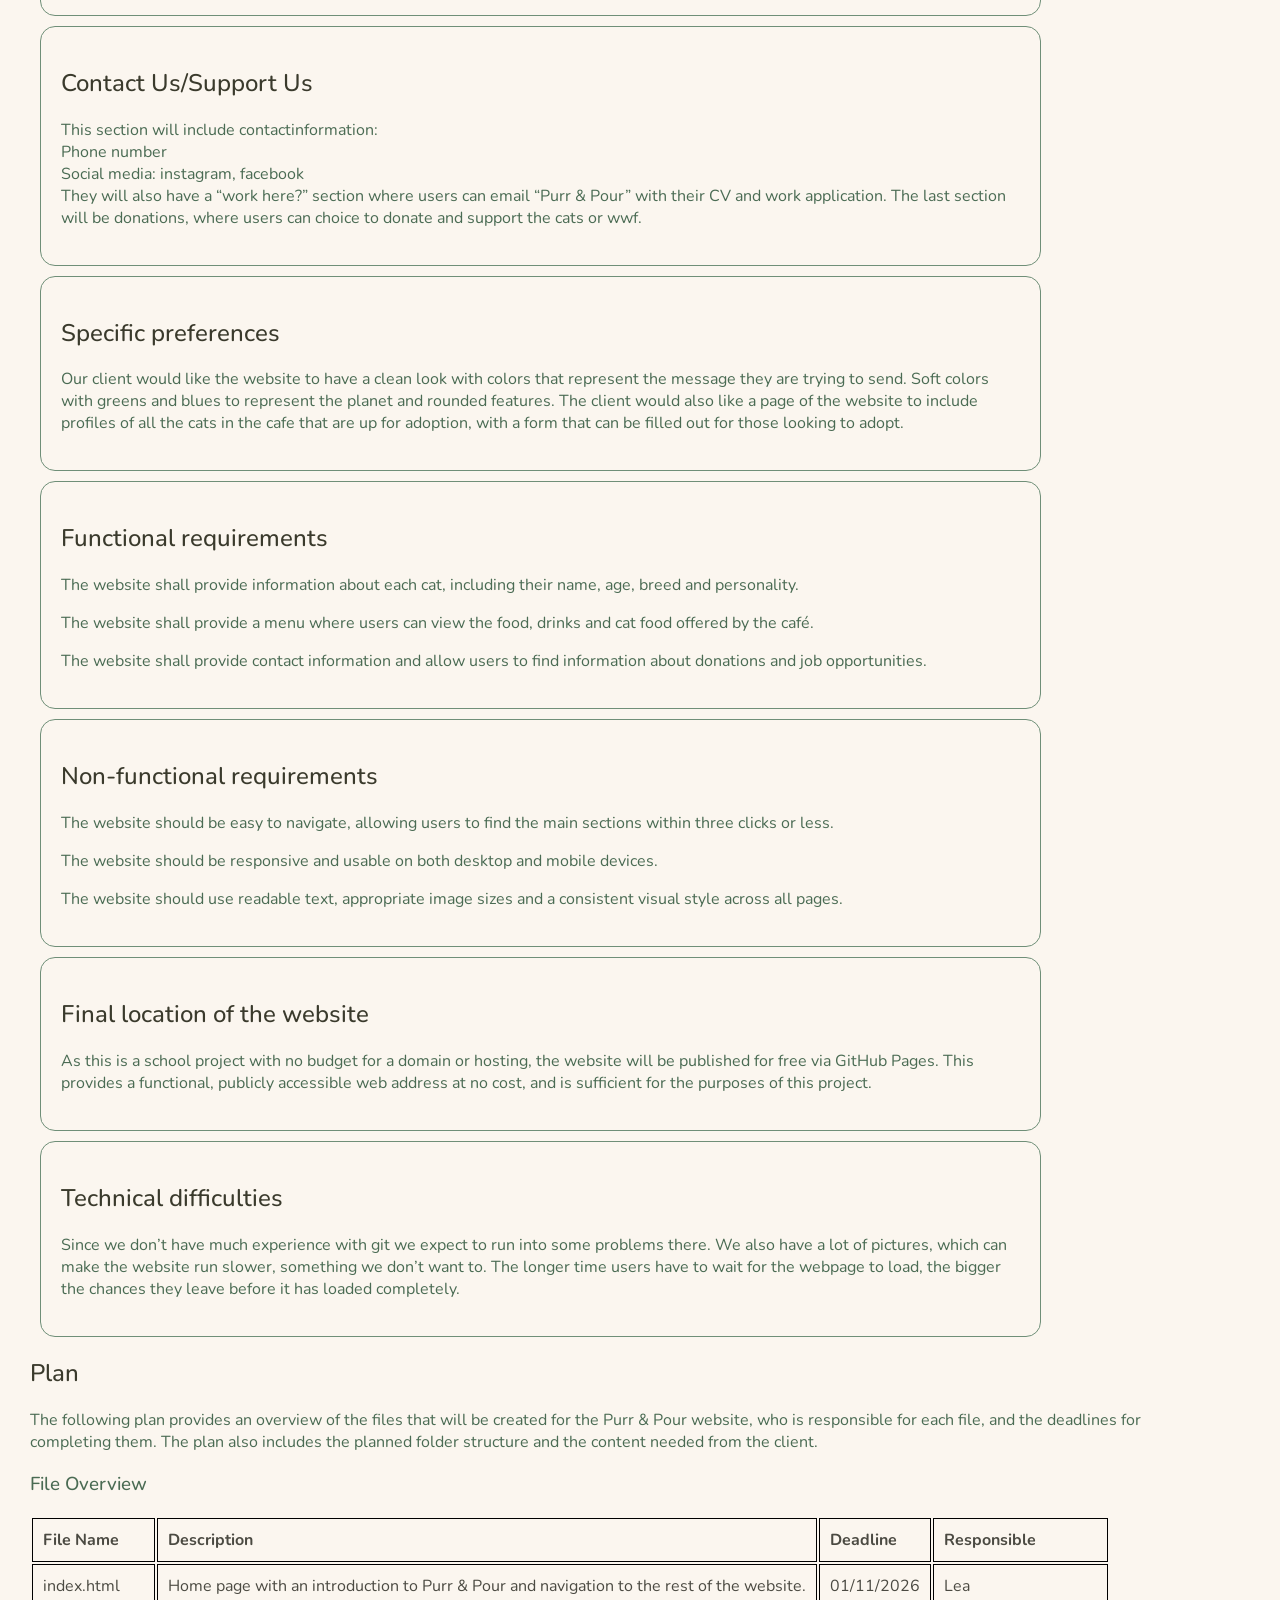
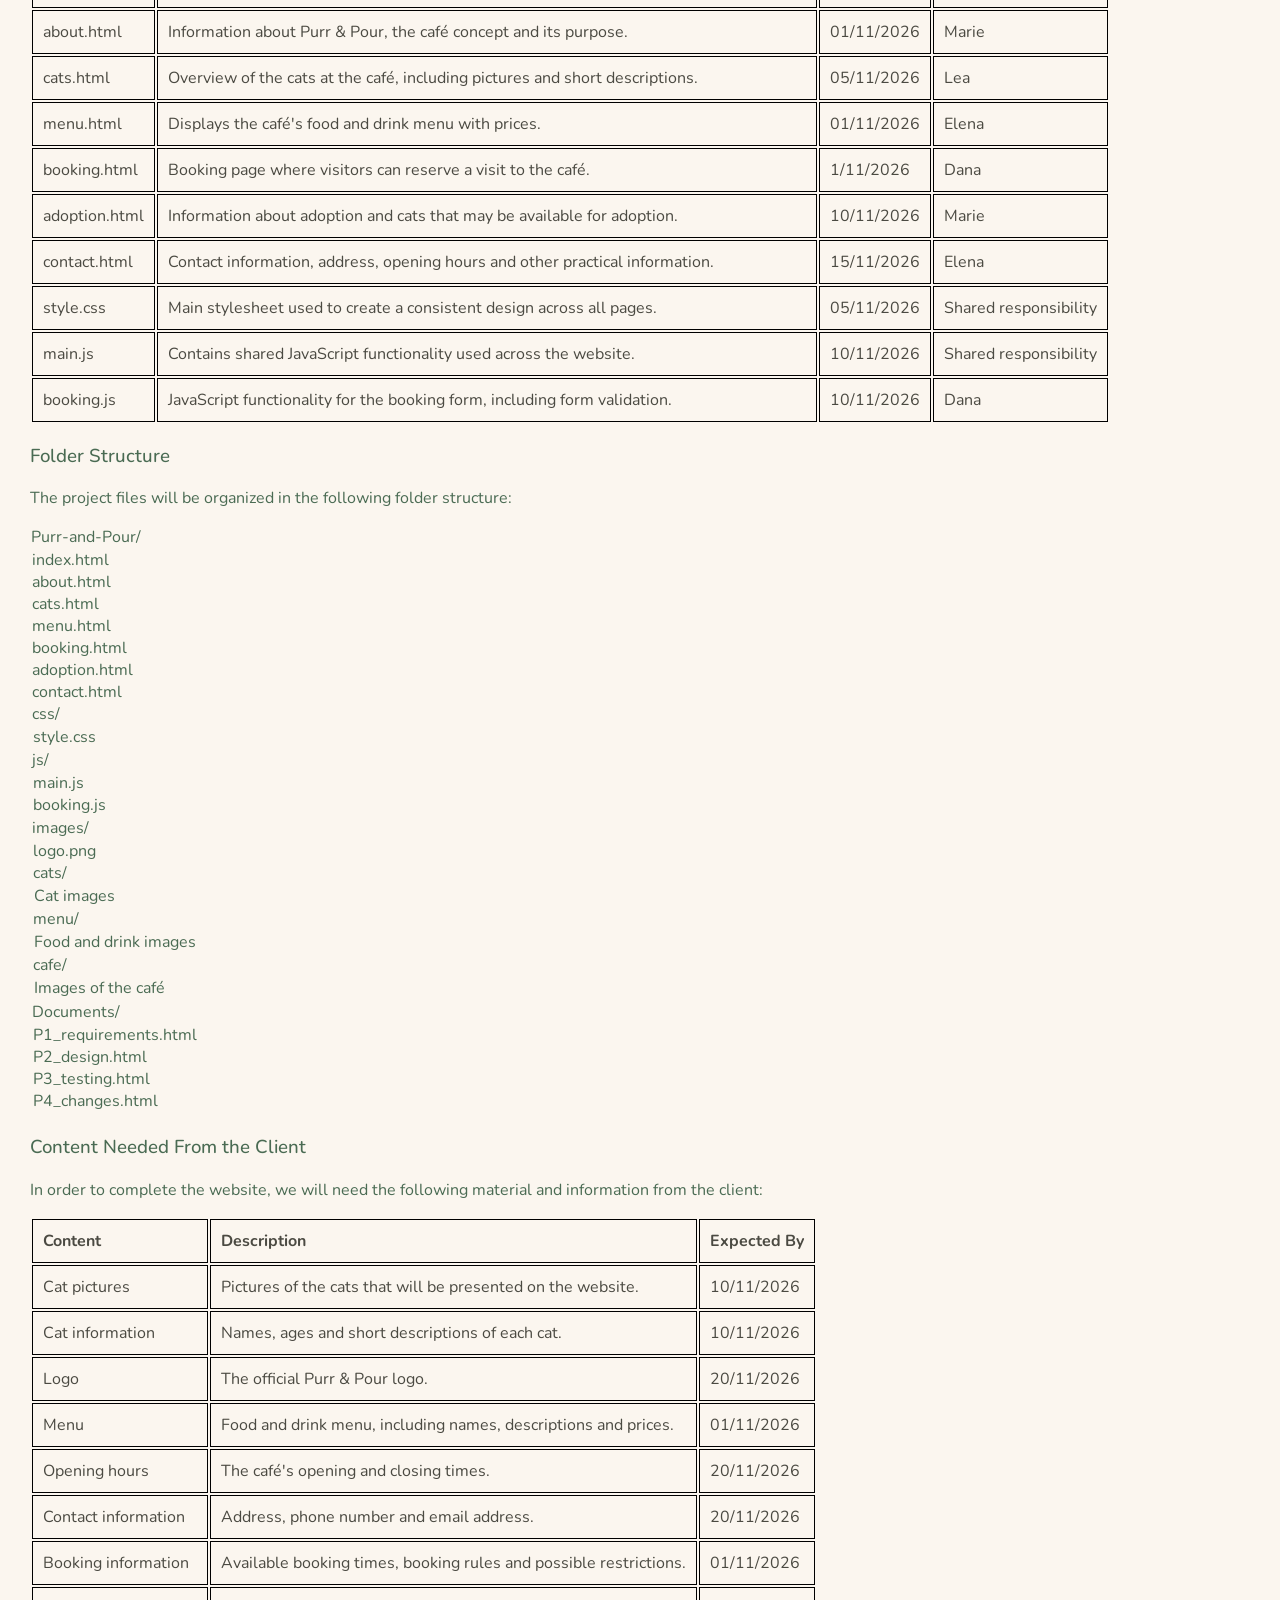
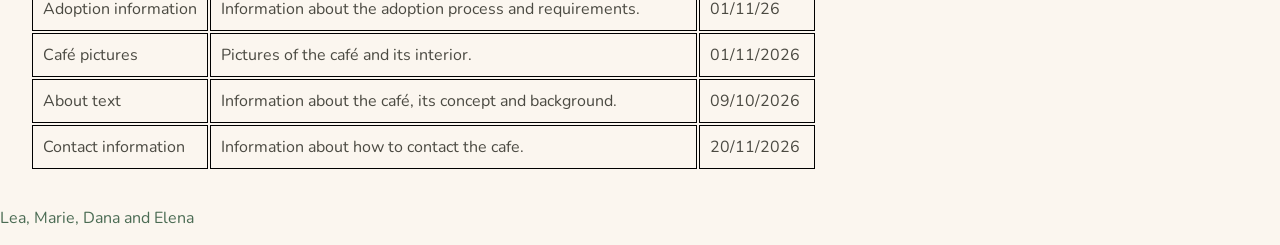
<file: innleveringer/P1_requirements_7.html>
<!doctype html>
<html lang="en">
<head>
    <meta charset="UTF-8">
    <title>Purr and pour</title>
    <meta name="viewport" content="width=device-width, initial-scale=1.0">
    <link rel="stylesheet" href="../style.css">
    <link href="https://fonts.googleapis.com/css2?family=Nunito:wght@400;600&display=swap" rel="stylesheet">
    <script src="../nav.js"></script>
</head>

<body>
<header>
    <div class="meny">
        <!-- <ul class="nav-grid">
  <li><a href="default.html">Home</a></li>
   <li><a href="booking.html">Booking</a></li>
    <li><a href="menu.html">Menu</a></li>
  <li><a href="Cats.html">Cats</a></li>
   <li><a href="about.html">About</a></li>
  <li><a href="contact.html">Contact</a></li>
</ul> -->
    
</header>
    <header id="site-header"></header>
    <h1>Welcome to Purr and pour</h1>
    <div class="textbox1">
        <div class="textbox1 box1">
            <h2 id="introduction">About us</h2>
                <p> Our client Purr & Pour is an imaginary cat cafe dedicated to animal rights and mental health. Our website is not only to promote adoption of animals in a world with too many strays, but also a goal to help people who feel alone to find a place to meet fellow cat lovers with similar interests. Not only is it a meeting place for all but also a great café that focuses on locally sourced, organic food and drinks to support the local farms and the rising climate issues. Our goal for our client is to help get the word out so that more people visit this wonderful café that is trying to make a wonderful change in this world. </p>
        </div>
        <div class="textbox1 box2">
            <h2>Our purpose and goals</h2>
            <p>Why are we doing this? Studies show that interacting with cats can lower stress hormones, boost mood, and reduce everyday stress. We wanted to combine the comfort of good food with the company of friendly cats, creating a space for everyone  from young children to elderly guests. Whether you already love cats or aren't sure yet, our café offers a relaxed, welcoming environment to find out. All our cats are vaccinated and used to people, and guest safety and comfort always come first. We also care about quality, using ingredients sourced from local farms whenever possible. These goals shape the website directly: the "Meet the Cats" page lets visitors get familiar with each cat's personality before their visit, helping nervous or first-time guests feel at ease; a safety and house-rules section reassures parents and cat-shy visitors that the environment is controlled and welcoming; and our menu page highlights the local farms behind our ingredients, reflecting our commitment to quality. </p>
        </div>
    </div>
        <!-- <a href="#meetcats">Meet our cats</a>
    <h2 id="meetcats">Meet our cats</h2> -->

<!-- <div class="catPage">
    <h3>Mr. K</h3>
    <img src="../bilder/mr. K.jpg" alt="Mr. K, a British shorthair kitten">
    <p>Age: 8 months</p>
    <p>Race: British shorthair kitten</p>
    <p>Personality: Mr. K is a cute kitten, but extremely smart and funny. He loves cuddles and plays with toys.</p>
</div>

<div class="catPage">
    <h3>Simba</h3>
    <img src="../bilder/Simba.jpg" alt="Simba, a Bengal cat">
    <p>Age: 3 years</p>
    <p>Race: Bengal cat</p>
    <p>Personality: Simba is a male cat who was rescued in Portugal. He is a bit shy at first, but once he gets to know you, he loves getting petted. Simba spends most of his day sleeping.</p>
</div>
<div class ="catPage">
    <h3>Tuon</h3>
    <img src="../bilder/Tuon.jpg" alt="Tuon, a Siberian cat">
    <p>Age: 5 Years</p>
    <p>Race: Siberian cat</p>
    <p>Personality</p>
</div>

<div class="catPage">
    <h3>Toffee</h3>
    <img class="toffee-image" src="../bilder/Toffee.jpg" alt="Toffee, a Scottish fold cat">
    <p>Age: 7</p>
    <p>Race: Scottish fold</p>
    <p>Personality: Toffee is a big sleepy head. He loves to eat all different kinds of food, and likes to take care of everyone. You will win his heart by feeding him food, but watch out — he will snatch your food if he has the chance.</p>
</div>

<div class ="catPage">
    <h3>Kevin</h3>
    <img src="" alt="">
    <p>Age: 5 Years</p>
    <p>Race: Siberian cat</p>
    <p>Personality</p>
</div>
<div class ="catPage">
    <h3>Yoda</h3>
    <img src="" alt="">
    <p>Age: </p>
    <p>Race: </p>
    <p>Personality</p>
</div>
<div class ="catPage">
    <h3>Purrito</h3>
    <img src="" alt="">
    <p>Age: </p>
    <p>Race: </p>
    <p>Personality</p>
</div> -->
<div class="textbox2">
    <div class="textbox2 box3">
        <h2>Audience</h2>
        <p>The websites main audience will be those who are interested in cats and likes to visit cafes. Other audiences can be those who would like to adopt or meet a cat, or someone who just wants to enjoy a good cup of coffee. The cafe is a excellent place to sit down, relax and sip on a delicious cup of coffee, while getting the chance to meet, pet and take pictures of cute cats. </p>
    </div>
    <div class="textbox2 box3">
        <h2>Inspirations</h2>
        <p>This section will contain information about the inspiration behind the cafe. It will contain subsections with information about the issue with too many stray cats, global warming and locally sourced food, mental health for people who might feel lonely and needs an arena to meet new people. The profits from the cat food sold in the cafe gets donated to WWF. Also on this side of the page there will be information about the current state of the world and why the café is trying to make changes. </p>
    </div>
    <div class="textbox2 box3">
        <h2>Menu</h2>
        <ol>
            <li>Drinks</li>
            <li>Food</li>
            <li>Food for cats</li>
        </ol>
        <p>We will have a section which contains the menu of the cafe. The menu will be divided into foods and drinks. This will make it easier for the guests to order food and drinks. When it’s easy to navigate through the menu it can be more tempting for the costumers to order through the website, this will also help the staff of the cafe because they don’t need one staffmember to always take orders in the register. Under the edible food and drinks you can find a section with cat food, where you can buy cat food and treats for the cat, so you can feed them. </p>
    </div>
    <div class="textbox2 box3">
        <h2>Contact Us/Support Us</h2>
        <p>This section will include contactinformation: 
        <br>
        Phone number 
        <br>
        Social media: instagram, facebook 
        <br>
        They will also have a “work here?” section where users can email “Purr & Pour” with their CV and work application. 
        The last section will be donations, where users can choice to donate and support the cats or wwf. </p>
    </div>
    <div class="textbox2 box3">
        <h2>Specific preferences </h2>
        <p>Our client would like the website to have a clean look with colors that represent the message they are trying to send. Soft colors with greens and blues to represent the planet and rounded features. 
        The client would also like a page of the website to include profiles of all the cats in the cafe that are up for adoption, with a form that can be filled out for those looking to adopt. 
        </p>
    </div>
    <div class="textbox2 box3">
        <h2> Functional requirements </h2>
        <p>
        The website shall provide information about each cat, including
        their name, age, breed and personality.
        </p>
       
        <p>
        The website shall provide a menu where users can view the food,
        drinks and cat food offered by the café.
        </p>

        <p>
        The website shall provide contact information and allow users
        to find information about donations and job opportunities.
        </p>
    </div>
    <div class="textbox2 box3">
        <h2> Non-functional requirements</h2>

        <p>
        The website should be easy to navigate, allowing users to find
        the main sections within three clicks or less.
        </p>

        <p>
        The website should be responsive and usable on both desktop
        and mobile devices.
        </p>

        <p>
        The website should use readable text, appropriate image sizes
        and a consistent visual style across all pages.
        </p>
    </div>
    <div class="textbox2 box3">
        <h2>Final location of the website</h2>
        <p>As this is a school project with no budget for a domain or hosting, the website will be published for free via GitHub Pages. This provides a functional, publicly accessible web address at no cost, and is sufficient for the purposes of this project. </p>
    </div>
    <div class="textbox2 box3">
        <h2>Technical difficulties</h2>
        <p>Since we don’t have much experience with git we expect to run into some problems there. 
        We also have a lot of pictures, which can make the website run slower, something we don’t want to. The longer time users have to wait for the webpage to load, the bigger the chances they leave before it has loaded completely.  
        </p>
    </div>

    <section id="plan">

    <h2>Plan</h2>

    <p>
        The following plan provides an overview of the files that will be created
        for the Purr & Pour website, who is responsible for each file, and the
        deadlines for completing them. The plan also includes the planned folder
        structure and the content needed from the client.
    </p>

    <!-- FILE OVERVIEW -->

    <h3>File Overview</h3>

    <table>
        <thead>
            <tr>
                <th>File Name</th>
                <th>Description</th>
                <th>Deadline</th>
                <th>Responsible</th>
            </tr>
        </thead>

        <tbody>
            <tr>
                <td>index.html</td>
                <td>Home page with an introduction to Purr & Pour and navigation to the rest of the website.</td>
                <td>01/11/2026</td>
                <td>Lea</td>
            </tr>

            <tr>
                <td>about.html</td>
                <td>Information about Purr & Pour, the café concept and its purpose.</td>
                <td>01/11/2026</td>
                <td>Marie</td>
            </tr>

            <tr>
                <td>cats.html</td>
                <td>Overview of the cats at the café, including pictures and short descriptions.</td>
                <td>05/11/2026</td>
                <td>Lea</td>
            </tr>

            <tr>
                <td>menu.html</td>
                <td>Displays the café's food and drink menu with prices.</td>
                <td>01/11/2026</td>
                <td>Elena</td>
            </tr>

            <tr>
                <td>booking.html</td>
                <td>Booking page where visitors can reserve a visit to the café.</td>
                <td>1/11/2026</td>
                <td>Dana</td>
            </tr>

            <tr>
                <td>adoption.html</td>
                <td>Information about adoption and cats that may be available for adoption.</td>
                <td>10/11/2026</td>
                <td>Marie</td>
            </tr>

            <tr>
                <td>contact.html</td>
                <td>Contact information, address, opening hours and other practical information.</td>
                <td>15/11/2026</td>
                <td>Elena</td>
            </tr>

            <tr>
                <td>style.css</td>
                <td>Main stylesheet used to create a consistent design across all pages.</td>
                <td>05/11/2026</td>
                <td>Shared responsibility</td>
            </tr>

            <tr>
                <td>main.js</td>
                <td>Contains shared JavaScript functionality used across the website.</td>
                <td>10/11/2026</td>
                <td>Shared responsibility</td>
            </tr>

            <tr>
                <td>booking.js</td>
                <td>JavaScript functionality for the booking form, including form validation.</td>
                <td>10/11/2026</td>
                <td>Dana</td>
            </tr>
        </tbody>
    </table>


    <!-- FOLDER STRUCTURE -->

    <h3>Folder Structure</h3>

    <p>
        The project files will be organized in the following folder structure:
    </p>

    <ul>
        <li>Purr-and-Pour/
            <ul>
                <li>index.html</li>
                <li>about.html</li>
                <li>cats.html</li>
                <li>menu.html</li>
                <li>booking.html</li>
                <li>adoption.html</li>
                <li>contact.html</li>

                <li>css/
                    <ul>
                        <li>style.css</li>
                    </ul>
                </li>

                <li>js/
                    <ul>
                        <li>main.js</li>
                        <li>booking.js</li>
                    </ul>
                </li>

                <li>images/
                    <ul>
                        <li>logo.png</li>

                        <li>cats/
                            <ul>
                                <li>Cat images</li>
                            </ul>
                        </li>

                        <li>menu/
                            <ul>
                                <li>Food and drink images</li>
                            </ul>
                        </li>

                        <li>cafe/
                            <ul>
                                <li>Images of the café</li>
                            </ul>
                        </li>
                    </ul>
                </li>

                <li>Documents/
                    <ul>
                        <li>P1_requirements.html</li>
                        <li>P2_design.html</li>
                        <li>P3_testing.html</li>
                        <li>P4_changes.html</li>
                    </ul>
                </li>
            </ul>
        </li>
    </ul>


    <!-- CONTENT FROM CLIENT -->

    <h3>Content Needed From the Client</h3>

    <p>
        In order to complete the website, we will need the following material
        and information from the client:
    </p>

    <table>
        <thead>
            <tr>
                <th>Content</th>
                <th>Description</th>
                <th>Expected By</th>
            </tr>
        </thead>

        <tbody>
            <tr>
                <td>Cat pictures</td>
                <td>Pictures of the cats that will be presented on the website.</td>
                <td>10/11/2026</td>
            </tr>

            <tr>
                <td>Cat information</td>
                <td>Names, ages and short descriptions of each cat.</td>
                <td>10/11/2026</td>
            </tr>

            <tr>
                <td>Logo</td>
                <td>The official Purr & Pour logo.</td>
                <td>20/11/2026</td>
            </tr>

            <tr>
                <td>Menu</td>
                <td>Food and drink menu, including names, descriptions and prices.</td>
                <td>01/11/2026</td>
            </tr>

            <tr>
                <td>Opening hours</td>
                <td>The café's opening and closing times.</td>
                <td>20/11/2026</td>
            </tr>

            <tr>
                <td>Contact information</td>
                <td>Address, phone number and email address.</td>
                <td>20/11/2026</td>
            </tr>

            <tr>
                <td>Booking information</td>
                <td>Available booking times, booking rules and possible restrictions.</td>
                <td>01/11/2026</td>
            </tr>

            <tr>
                <td>Adoption information</td>
                <td>Information about the adoption process and requirements.</td>
                <td>01/11/26</td>
            </tr>

            <tr>
                <td>Café pictures</td>
                <td>Pictures of the café and its interior.</td>
                <td>01/11/2026</td>
            </tr>

            <tr>
                <td>About text</td>
                <td>Information about the café, its concept and background.</td>
                <td>09/10/2026</td>
            </tr>

            <tr>
                <td>Contact information</td>
                <td>Information about how to contact the cafe.</td>
                <td>20/11/2026</td>
            </tr>
        </tbody>
    </table>

</section>

        
            
</div>

<footer>
    <p>Lea, Marie, Dana and Elena</p>
</footer>

</body>
</html>
</file>
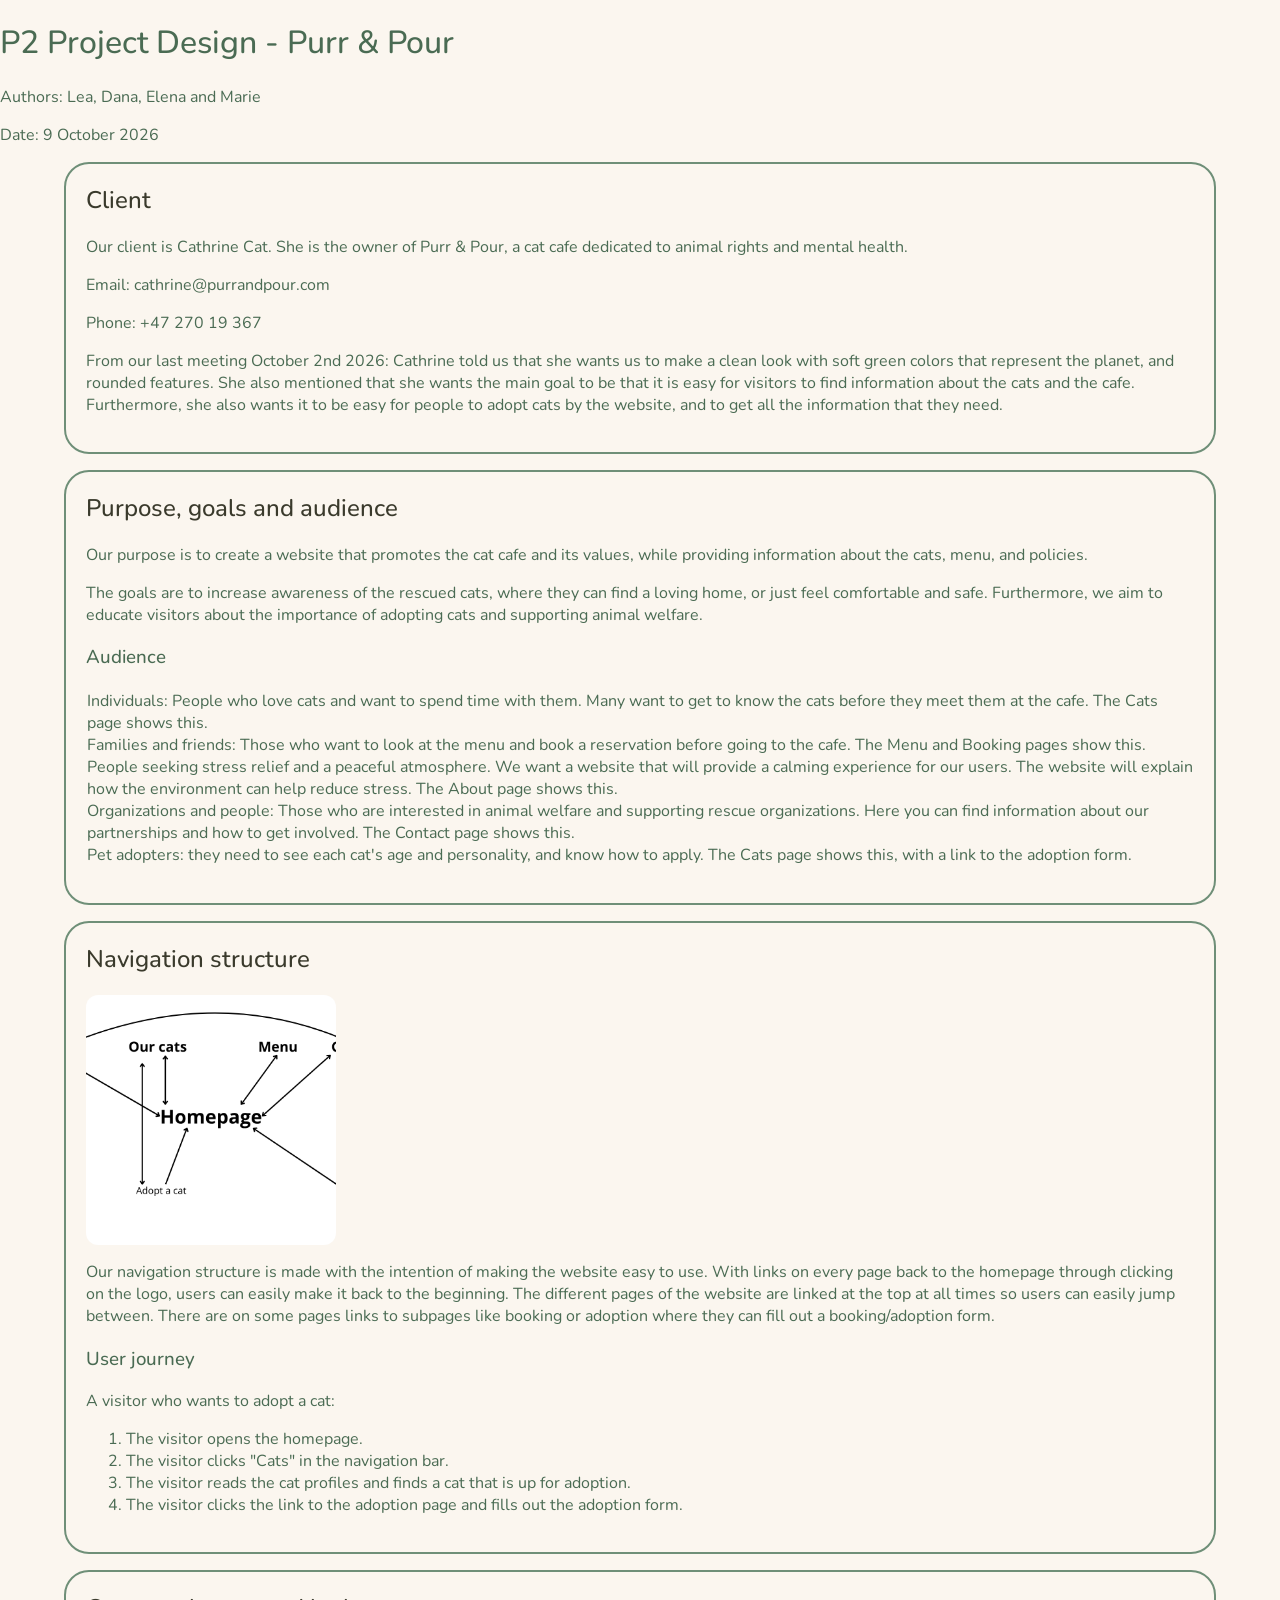
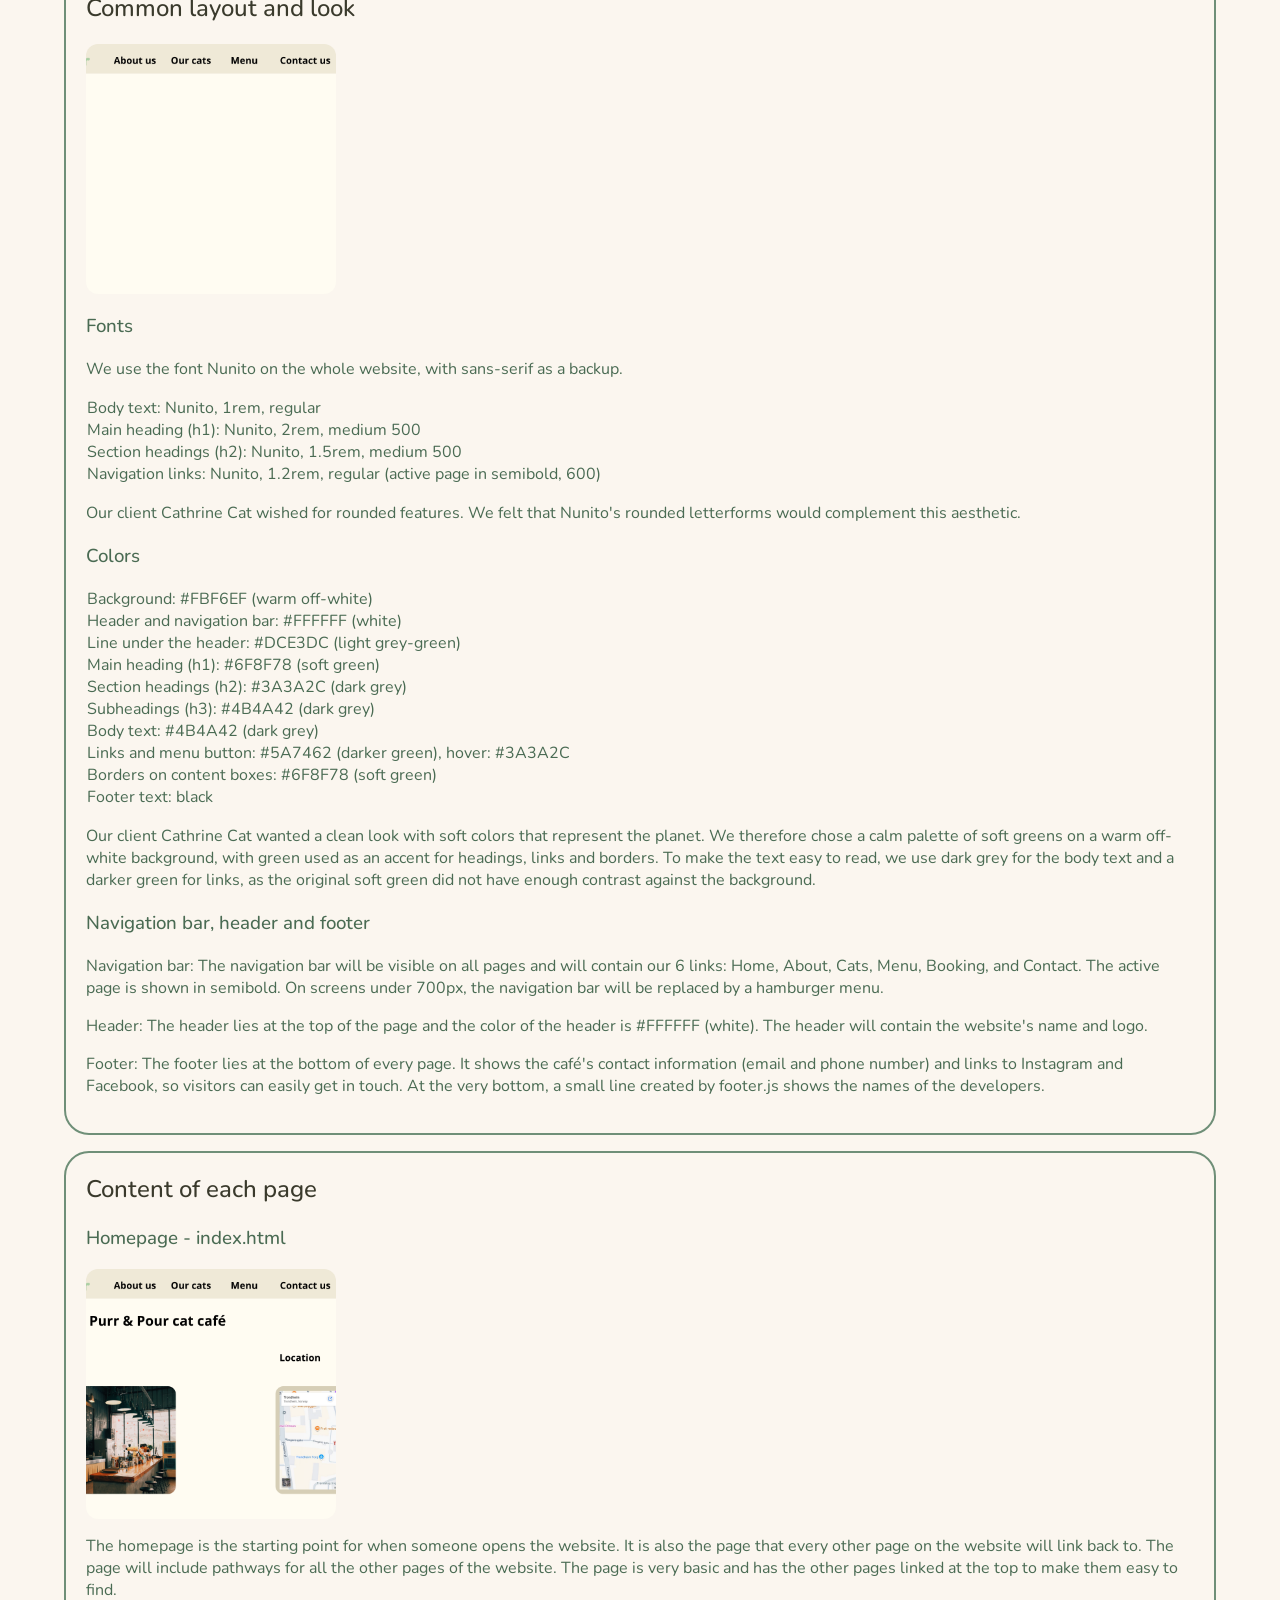
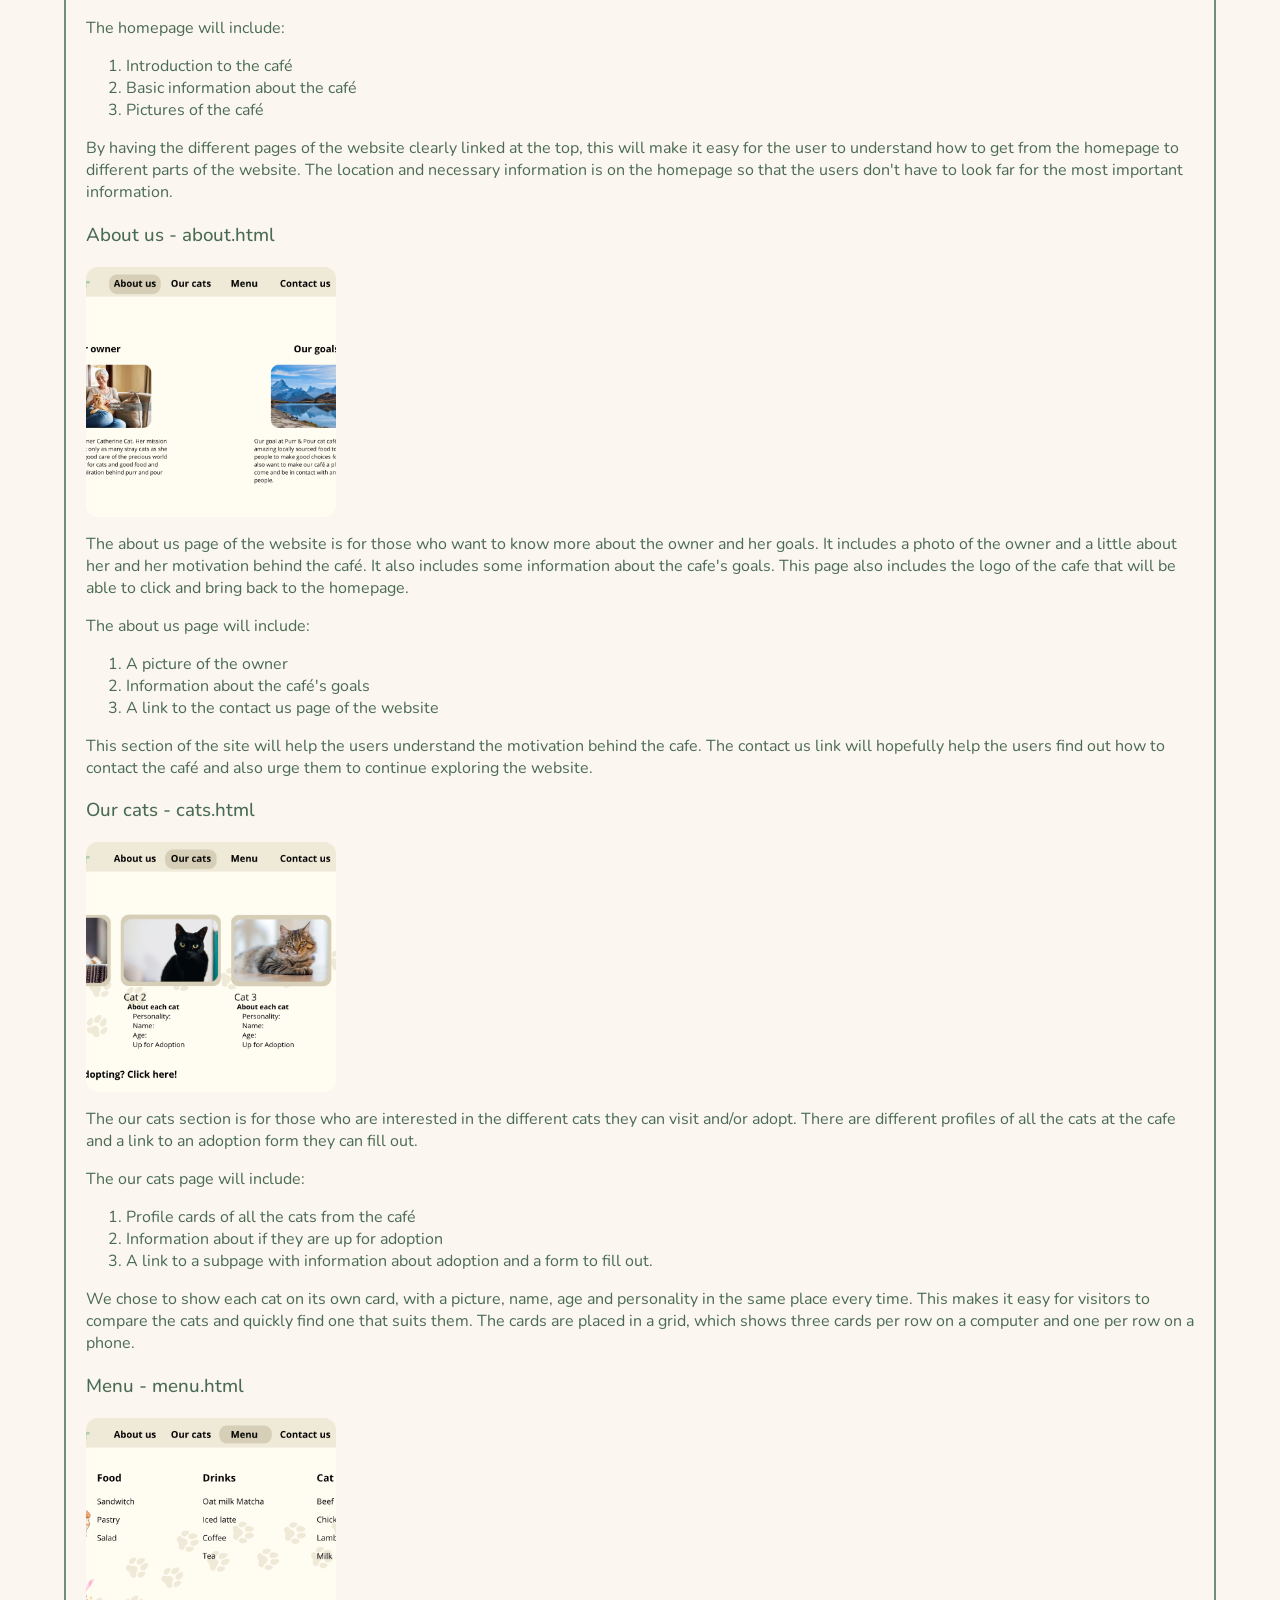
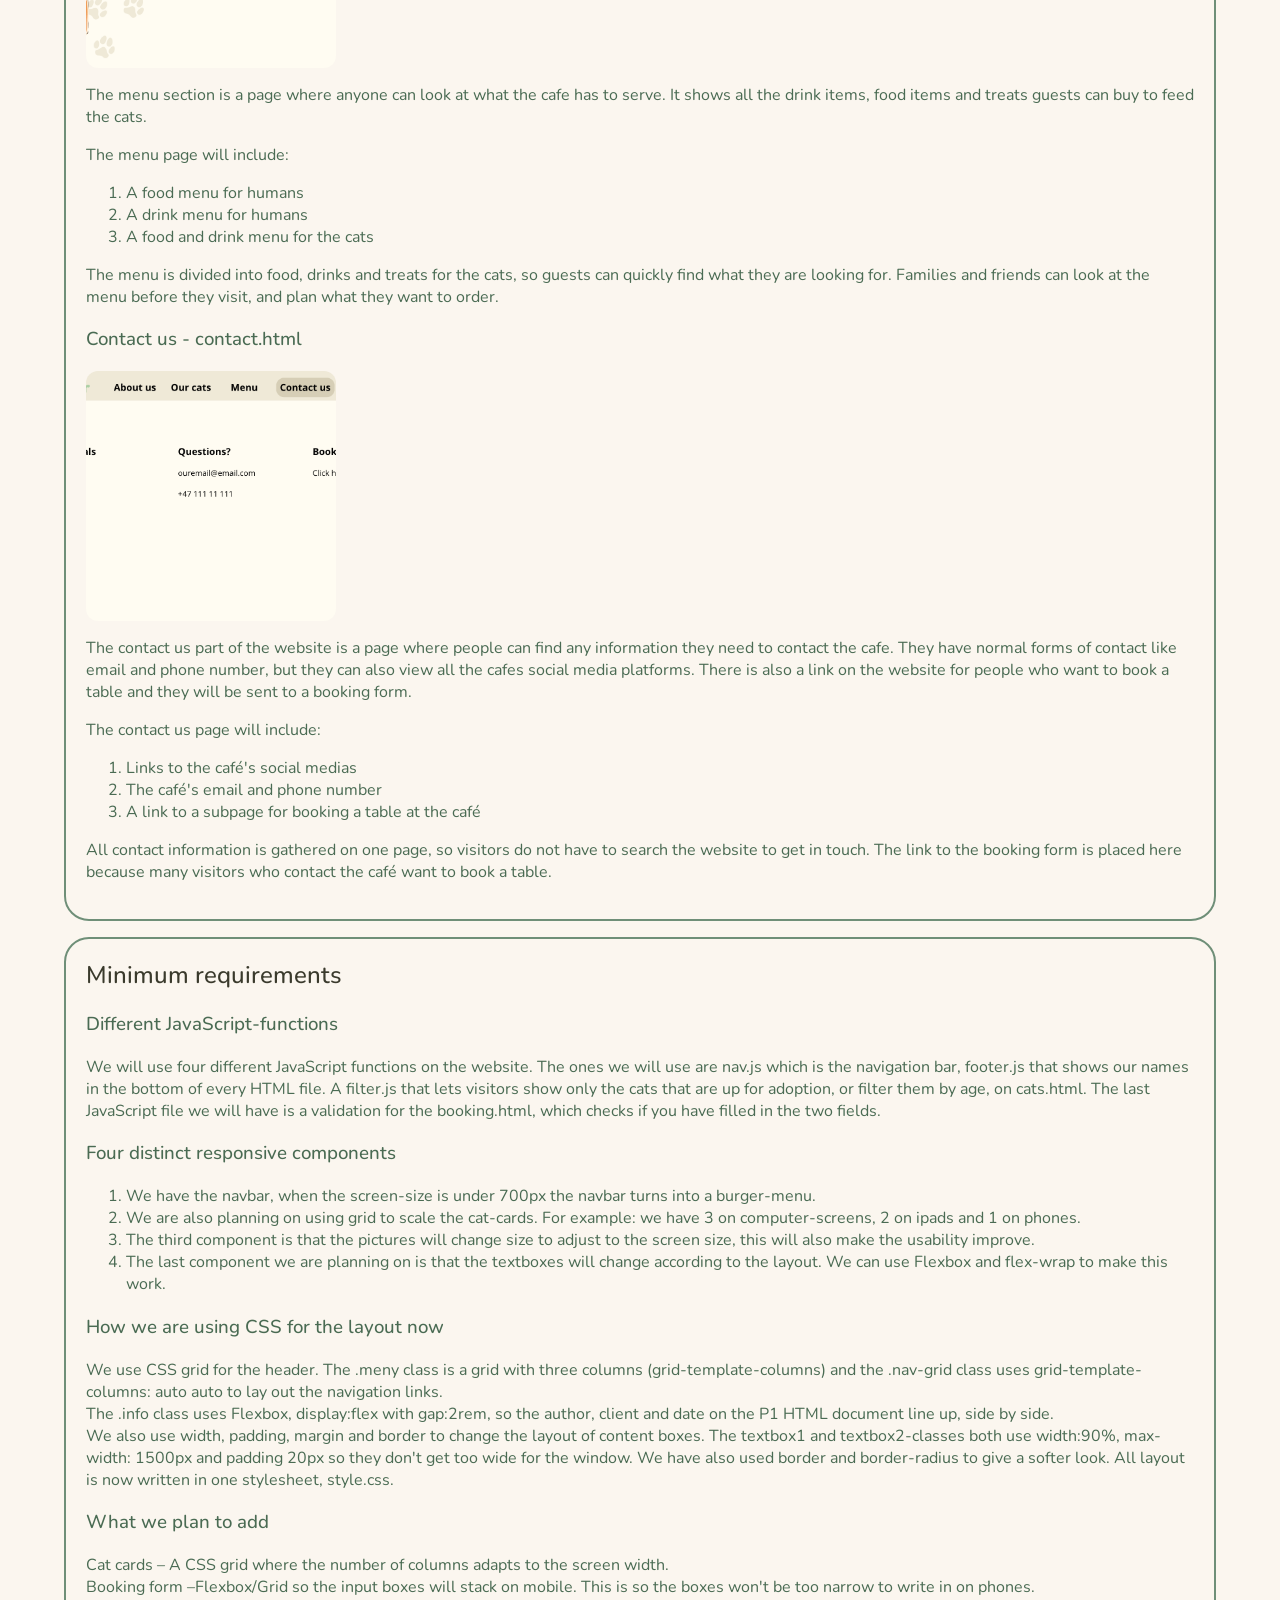
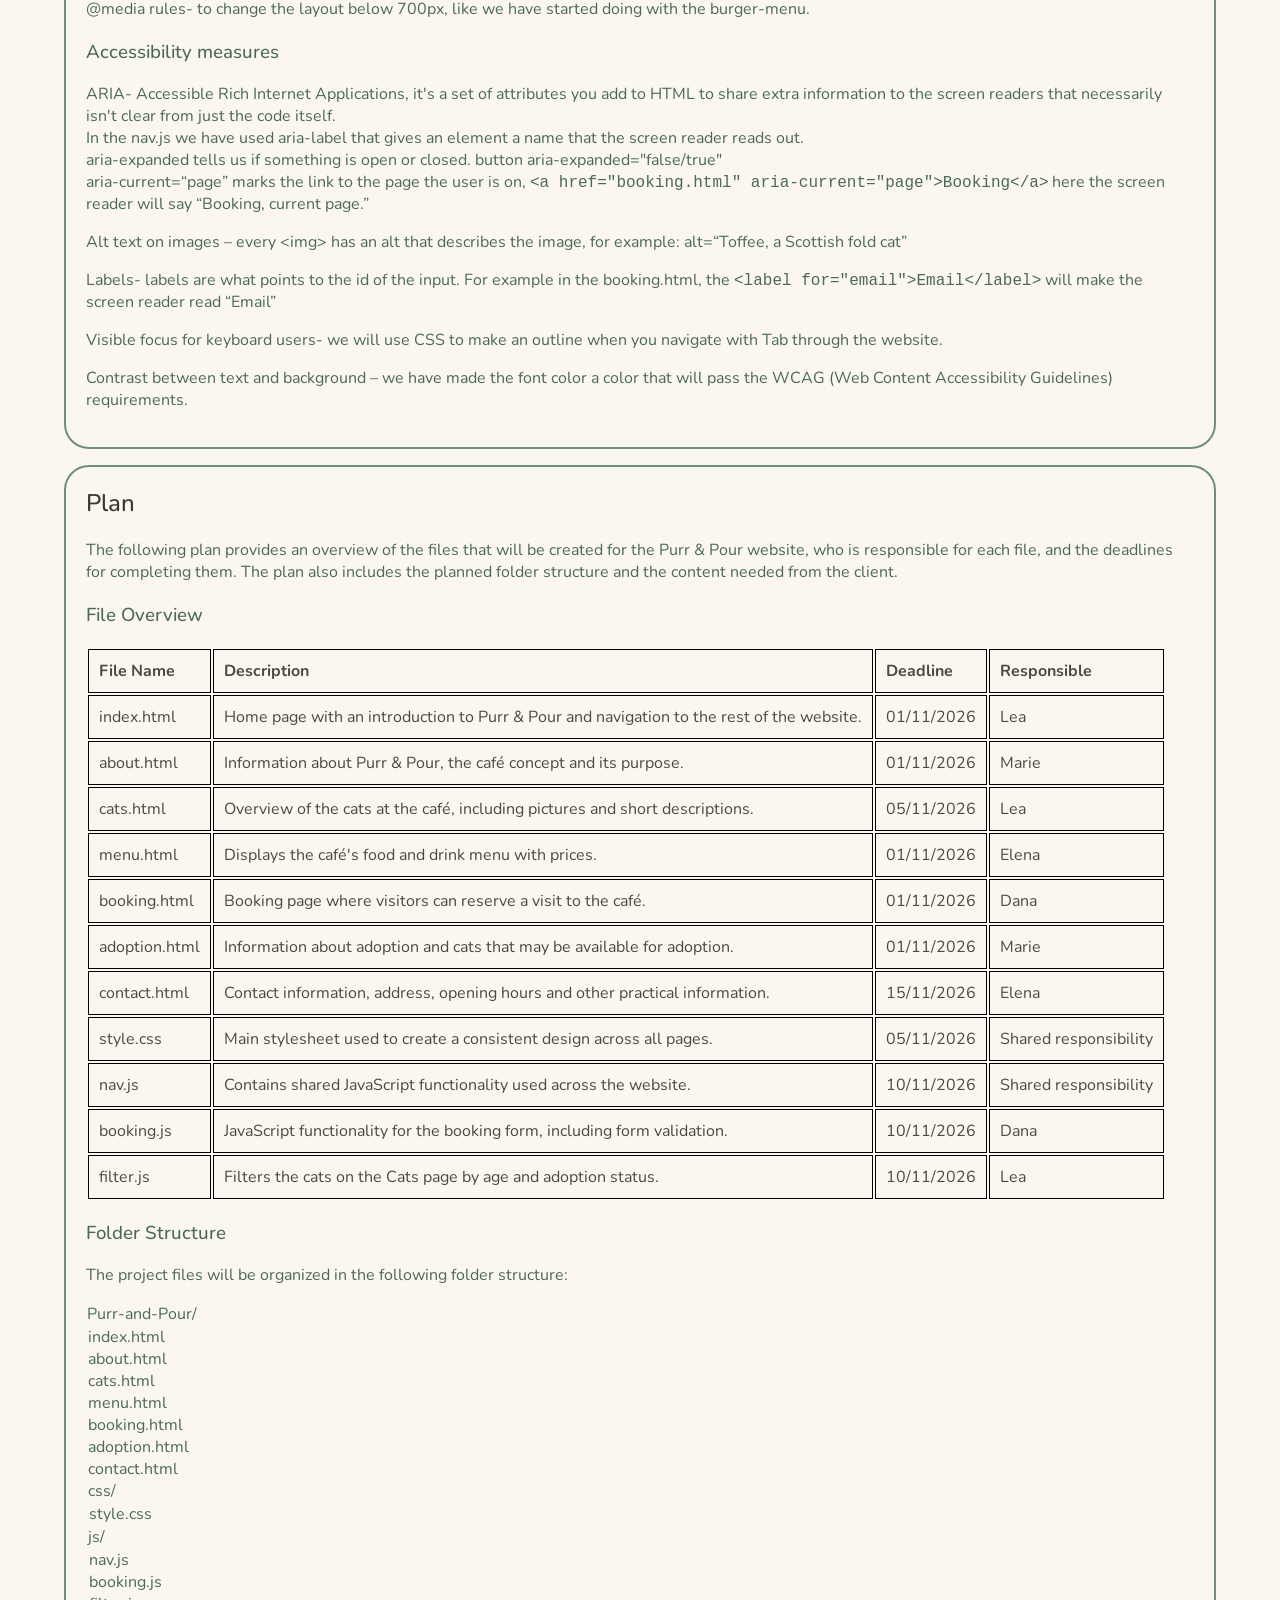
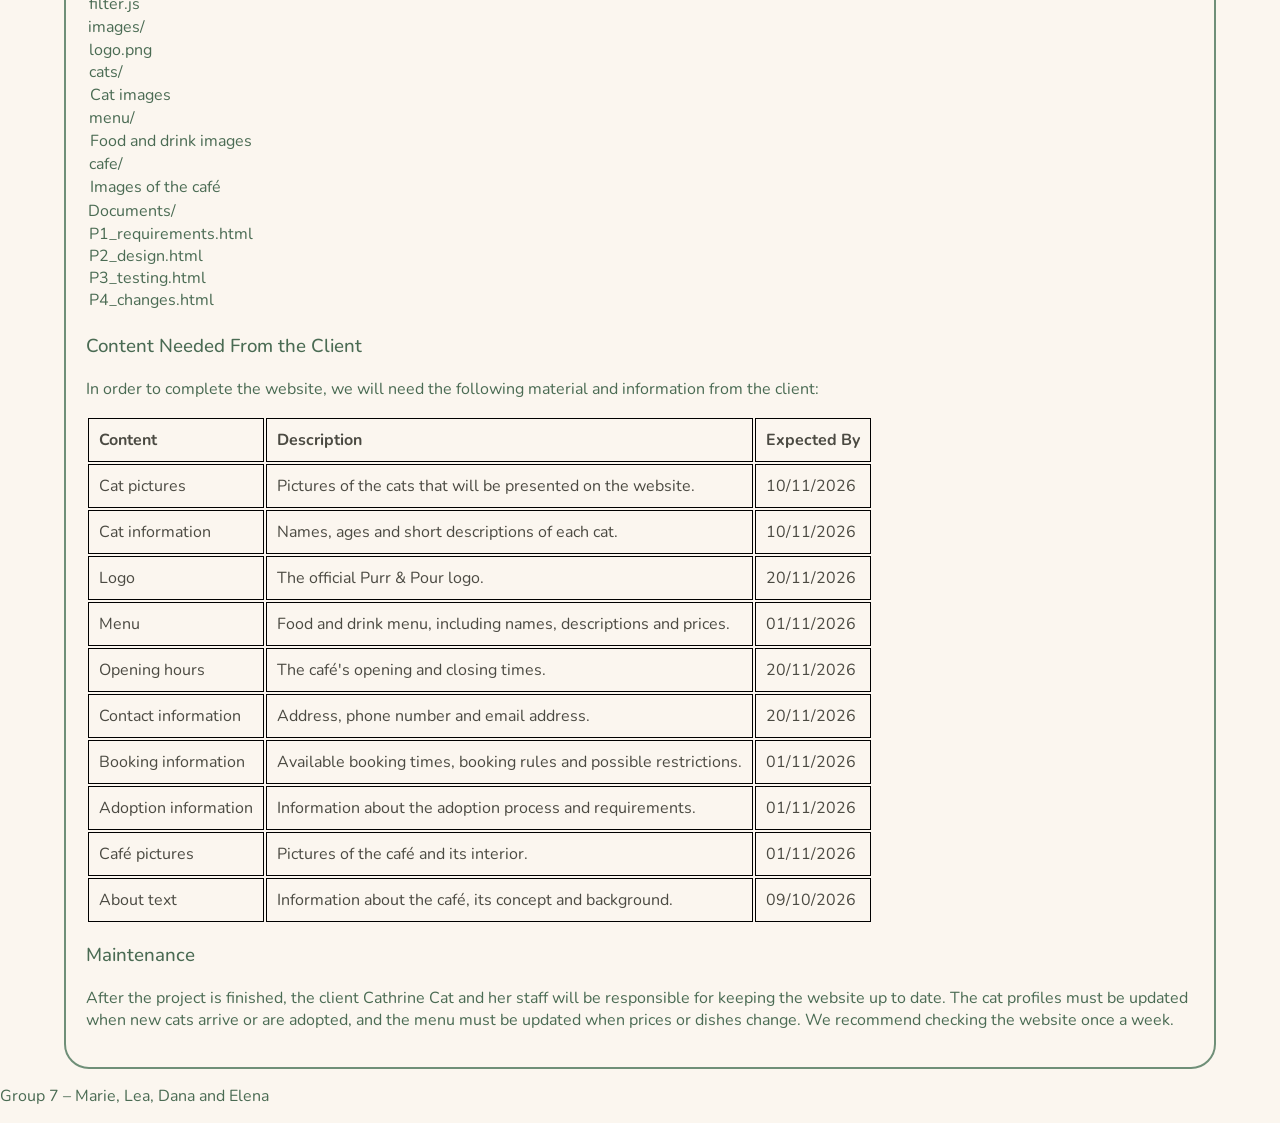
<file: innleveringer/P2_design_7.html>
<!doctype html>
<html lang="en">

<head>
    <meta charset="UTF-8">
    <title>P2 Project Design</title>
    <meta name="viewport" content="width=device-width, initial-scale=1.0">
    <link rel="stylesheet" href="../style.css">
</head>

<body>
    <header>
        <h1>P2 Project Design - Purr & Pour</h1>
        <p>Authors: Lea, Dana, Elena and Marie</p>
        <p>Date: 9 October 2026</p>
    </header>

    <section>
        <div class="boxes">
            <h2>Client</h2>
            <p>Our client is Cathrine Cat. She is the owner of Purr & Pour, a cat cafe dedicated to animal rights and mental health.</p>
            <p>Email: cathrine@purrandpour.com</p>
            <p>Phone: +47 270 19 367</p>
            <p>From our last meeting October 2nd 2026: Cathrine told us that she wants us to make a clean look with soft green colors that represent the planet, and rounded features. She also mentioned that she wants the main goal to be that it is easy for visitors to find information about the cats and the cafe. Furthermore, she also wants it to be easy for people to adopt cats by the website, and to get all the information that they need.</p>
        </div>
        </section>
    <section>
        <div class="boxes">
        <h2>Purpose, goals and audience</h2>
        <p>Our purpose is to create a website that promotes the cat cafe and its values, while providing information about the cats, menu, and policies.</p>
        <p>The goals are to increase awareness of the rescued cats, where they can find a loving home, or just feel comfortable and safe. Furthermore, we aim to educate visitors about the importance of adopting cats and supporting animal welfare.</p>
        <h3>Audience</h3>
        <ul>
            <li>Individuals: People who love cats and want to spend time with them. Many want to get to know the cats before they meet them at the cafe. The Cats page shows this.</li>
            <li>Families and friends: Those who want to look at the menu and book a reservation before going to the cafe. The Menu and Booking pages show this.</li>
            <li>People seeking stress relief and a peaceful atmosphere. We want a website that will provide a calming experience for our users. The website will explain how the environment can help reduce stress. The About page shows this.</li>
            <li>Organizations and people: Those who are interested in animal welfare and supporting rescue organizations. Here you can find information about our partnerships and how to get involved. The Contact page shows this.</li>
            <li>Pet adopters: they need to see each cat's age and personality, and know how to apply. The Cats page shows this, with a link to the adoption form.</li>
        </ul>
        </div>
    </section>
    <section>
        <div class="boxes">
            <h2>Navigation structure</h2>
            <img src="../bilder/Navigation.png" alt="A layout of our navigation structure with arrows to show what page links to which." height="200">
            <p>Our navigation structure is made with the intention of making the website easy to use. With links on every page back to the homepage through clicking on the logo, users can easily make it back to the beginning. The different pages of the website are linked at the top at all times so users can easily jump between. There are on some pages links to subpages like booking or adoption where they can fill out a booking/adoption form. </p>
            <h3>User journey</h3>
            <p>A visitor who wants to adopt a cat:</p>
            <ol>
                <li>The visitor opens the homepage.</li>
                <li>The visitor clicks "Cats" in the navigation bar.</li>
                <li>The visitor reads the cat profiles and finds a cat that is up for adoption.</li>
                <li>The visitor clicks the link to the adoption page and fills out the adoption form.</li>
            </ol>
        </div>
    </section>
    <section>
        <div class="boxes">
            <h2>Common layout and look</h2>
            <img src="../bilder/purr-and-pour.png" alt="An empty mockup with no content on the page." height="200">
            <h3>Fonts</h3>
            <p>We use the font Nunito on the whole website, with sans-serif as a backup.</p>
            <ul>
                <li>Body text: Nunito, 1rem, regular</li>
                <li>Main heading (h1): Nunito, 2rem, medium 500</li>
                <li>Section headings (h2): Nunito, 1.5rem, medium 500</li>
                <li>Navigation links: Nunito, 1.2rem, regular (active page in semibold, 600)</li>
            </ul>
            <p>Our client Cathrine Cat wished for rounded features. We felt that Nunito's rounded letterforms would complement this aesthetic.</p>
        
            <h3>Colors</h3>
            <ul>
                <li>Background: #FBF6EF (warm off-white)</li>
                <li>Header and navigation bar: #FFFFFF (white)</li>
                <li>Line under the header: #DCE3DC (light grey-green)</li>
                <li>Main heading (h1): #6F8F78 (soft green)</li>
                <li>Section headings (h2): #3A3A2C (dark grey)</li>
                <li>Subheadings (h3): #4B4A42 (dark grey)</li>
                <li>Body text: #4B4A42 (dark grey)</li>
                <li>Links and menu button: #5A7462 (darker green), hover: #3A3A2C</li>
                <li>Borders on content boxes: #6F8F78 (soft green)</li>
                <li>Footer text: black</li>
            </ul>
            <p>Our client Cathrine Cat wanted a clean look with soft colors that represent the planet. We therefore chose a calm palette of soft greens on a warm off-white background, with green used as an accent for headings, links and borders. To make the text easy to read, we use dark grey for the body text and a darker green for links, as the original soft green did not have enough contrast against the background.</p>
            <h3>Navigation bar, header and footer</h3>
                <p>Navigation bar: The navigation bar will be visible on all pages and will contain our 6 links: Home, About, Cats, Menu, Booking, and Contact. The active page is shown in semibold. On screens under 700px, the navigation bar will be replaced by a hamburger menu.</p>
                <p>Header: The header lies at the top of the page and the color of the header is #FFFFFF (white). The header will contain the website's name and logo.</p>
                <p>Footer: The footer lies at the bottom of every page. It shows the café's contact information (email and phone number) and links to Instagram and Facebook, so visitors can easily get in touch. At the very bottom, a small line created by footer.js shows the names of the developers.</p>
        </div>
    </section>
    <section>
        <div class="boxes">
            <h2>Content of each page</h2>
            <h3>Homepage - index.html</h3>
            <img src="../bilder/1.png" alt="Our homepage" height="200">
            <p>The homepage is the starting point for when someone opens the website. It is also the page that every other page on the website will link back to. The page will include pathways for all the other pages of the website. The page is very basic and has the other pages linked at the top to make them easy to find.</p>
            <p>The homepage will include:</p>
            <ol>
                <li>Introduction to the café</li>
                <li>Basic information about the café</li>
                <li>Pictures of the café</li>
            </ol>
            <p>By having the different pages of the website clearly linked at the top, this will make it easy for the user to understand how to get from the homepage to different parts of the website. The location and necessary information is on the homepage so that the users don't have to look far for the most important information.</p>
            <h3>About us - about.html</h3>
            <img src="../bilder/2.png" alt="This is a mockup of the about us section of the website that shows the owner and tells us about our goals" height="200">
            <p>The about us page of the website is for those who want to know more about the owner and her goals. It includes a photo of the owner and a little about her and her motivation behind the café. It also includes some information about the cafe's goals. This page also includes the logo of the cafe that will be able to click and bring back to the homepage.</p>
            <p>The about us page will include:</p>
            <ol>
                <li>A picture of the owner</li>
                <li>Information about the café's goals</li>
                <li>A link to the contact us page of the website</li>
            </ol>
            <p>This section of the site will help the users understand the motivation behind the cafe. The contact us link will hopefully help the users find out how to contact the café and also urge them to continue exploring the website.</p>
            <h3>Our cats - cats.html</h3>
            <img src="../bilder/3.png" alt="This is a mockup of our cats section. This shows profiles of the cats and tells us more about them" height="200">
            <p>The our cats section is for those who are interested in the different cats they can visit and/or adopt. There are different profiles of all the cats at the cafe and a link to an adoption form they can fill out.</p>
            <p>The our cats page will include:</p>
            <ol>
                <li>Profile cards of all the cats from the café</li>
                <li>Information about if they are up for adoption</li>
                <li>A link to a subpage with information about adoption and a form to fill out.</li>
            </ol>
            <p>We chose to show each cat on its own card, with a picture, name, age and personality in the same place every time. This makes it easy for visitors to compare the cats and quickly find one that suits them. The cards are placed in a grid, which shows three cards per row on a computer and one per row on a phone.</p>
            <h3>Menu - menu.html</h3>
            <img src="../bilder/4.png" alt="This is a mockup of the menu page that shows what the menu can look like." height="200">
            <p>The menu section is a page where anyone can look at what the cafe has to serve. It shows all the drink items, food items and treats guests can buy to feed the cats.</p>
            <p>The menu page will include:</p>
            <ol>
                <li>A food menu for humans</li>
                <li>A drink menu for humans</li>
                <li>A food and drink menu for the cats</li>
            </ol>
            <p>The menu is divided into food, drinks and treats for the cats, so guests can quickly find what they are looking for. Families and friends can look at the menu before they visit, and plan what they want to order.</p>
            <h3>Contact us - contact.html</h3>
            <img src="../bilder/5.png" alt="This is a mockup of the contact us section. It shows all the different ways to contact the café" height="200">
            <p>The contact us part of the website is a page where people can find any information they need to contact the cafe. They have normal forms of contact like email and phone number, but they can also view all the cafes social media platforms. There is also a link on the website for people who want to book a table and they will be sent to a booking form.</p>
            <p>The contact us page will include:</p>
            <ol>
                <li>Links to the café's social medias</li>
                <li>The café's email and phone number</li>
                <li>A link to a subpage for booking a table at the café</li>
            </ol>
            <p>All contact information is gathered on one page, so visitors do not have to search the website to get in touch. The link to the booking form is placed here because many visitors who contact the café want to book a table.</p>
        </div>
    </section>
    <section>
        <div class="boxes">
            <h2>Minimum requirements</h2>
            <h3>Different JavaScript-functions</h3>
            <p>We will use four different JavaScript functions on the website. The ones we will use are nav.js which is the navigation bar, footer.js that shows our names in the bottom of every HTML file. A filter.js that lets visitors show only the cats that are up for adoption, or filter them by age, on cats.html. The last JavaScript file we will have is a validation for the booking.html, which checks if you have filled in the two fields. </p>  
            <h3>Four distinct responsive components</h3>
            <ol>
                <li>We have the navbar, when the screen-size is under 700px the navbar turns into a burger-menu.  </li>
                <li>We are also planning on using grid to scale the cat-cards. For example: we have 3 on computer-screens, 2 on ipads and 1 on phones. </li>
                <li>The third component is that the pictures will change size to adjust to the screen size, this will also make the usability improve. </li>
                <li>The last component we are planning on is that the textboxes will change according to the layout. We can use Flexbox and flex-wrap to make this work. </li>
            </ol>
            <h3>How we are using CSS for the layout now</h3>
            <p>We use CSS grid for the header. The .meny class is a grid with three columns (grid-template-columns) and the .nav-grid class uses grid-template-columns: auto auto to lay out the navigation links. <br>
            The .info class uses Flexbox, display:flex with gap:2rem, so the author, client and date on the P1 HTML document line up, side by side. <br>
            We also use width, padding, margin and border to change the layout of content boxes. The textbox1 and textbox2-classes both use width:90%, max-width: 1500px and padding 20px so they don't get too wide for the window. We have also used border and border-radius to give a softer look. All layout is now written in one stylesheet, style.css. </p>
            <h3>What we plan to add</h3>
            <p>Cat cards – A CSS grid where the number of columns adapts to the screen width. 
                <br>
                Booking form –Flexbox/Grid so the input boxes will stack on mobile. This is so the boxes won't be too narrow to write in on phones. 
                <br>
            @media rules- to change the layout below 700px, like we have started doing with the burger-menu. </p>
            <h3> Accessibility measures</h3>
            <p>ARIA- Accessible Rich Internet Applications, it's a set of attributes you add to HTML to share extra information to the screen readers that necessarily isn't clear from just the code itself.
                <br>
                In the nav.js we have used aria-label that gives an element a name that the screen reader reads out.  
                <br>
                aria-expanded tells us if something is open or closed. button aria-expanded="false/true"
                <br>
            aria-current=“page” marks the link to the page the user is on, <code>&lt;a href="booking.html" aria-current="page"&gt;Booking&lt;/a&gt;</code> here the screen reader will say “Booking, current page.” </p>
            <p>Alt text on images – every &lt;img&gt; has an alt that describes the image, for example: alt=“Toffee, a Scottish fold cat”</p>
            <p>Labels- labels are what points to the id of the input. For example in the booking.html, the <code>&lt;label for="email"&gt;Email&lt;/label&gt;</code> will make the screen reader read “Email” </p>
            <p>Visible focus for keyboard users- we will use CSS to make an outline when you navigate with Tab through the website. </p>
            <p>Contrast between text and background – we have made the font color a color that will pass the WCAG (Web Content Accessibility Guidelines) requirements. </p>
        </div>


    </section>
    
<section id="plan">
    <div class="boxes">
        <h2>Plan</h2>

        <p>
            The following plan provides an overview of the files that will be created
            for the Purr & Pour website, who is responsible for each file, and the
            deadlines for completing them. The plan also includes the planned folder
            structure and the content needed from the client.
        </p>

        <!-- FILE OVERVIEW -->

        <h3>File Overview</h3>

        <table>
            <thead>
                <tr>
                    <th>File Name</th>
                    <th>Description</th>
                    <th>Deadline</th>
                    <th>Responsible</th>
                </tr>
            </thead>

            <tbody>
                <tr>
                    <td>index.html</td>
                    <td>Home page with an introduction to Purr & Pour and navigation to the rest of the website.</td>
                    <td>01/11/2026</td>
                    <td>Lea</td>
                </tr>

                <tr>
                    <td>about.html</td>
                    <td>Information about Purr & Pour, the café concept and its purpose.</td>
                    <td>01/11/2026</td>
                    <td>Marie</td>
                </tr>

                <tr>
                    <td>cats.html</td>
                    <td>Overview of the cats at the café, including pictures and short descriptions.</td>
                    <td>05/11/2026</td>
                    <td>Lea</td>
                </tr>

                <tr>
                    <td>menu.html</td>
                    <td>Displays the café's food and drink menu with prices.</td>
                    <td>01/11/2026</td>
                    <td>Elena</td>
                </tr>

                <tr>
                    <td>booking.html</td>
                    <td>Booking page where visitors can reserve a visit to the café.</td>
                    <td>01/11/2026</td>
                    <td>Dana</td>
                </tr>

                <tr>
                    <td>adoption.html</td>
                    <td>Information about adoption and cats that may be available for adoption.</td>
                    <td>01/11/2026</td>
                    <td>Marie</td>
                </tr>

                <tr>
                    <td>contact.html</td>
                    <td>Contact information, address, opening hours and other practical information.</td>
                    <td>15/11/2026</td>
                    <td>Elena</td>
                </tr>

                <tr>
                    <td>style.css</td>
                    <td>Main stylesheet used to create a consistent design across all pages.</td>
                    <td>05/11/2026</td>
                    <td>Shared responsibility</td>
                </tr>

                <tr>
                    <td>nav.js</td>
                    <td>Contains shared JavaScript functionality used across the website.</td>
                    <td>10/11/2026</td>
                    <td>Shared responsibility</td>
                </tr>

                <tr>
                    <td>booking.js</td>
                    <td>JavaScript functionality for the booking form, including form validation.</td>
                    <td>10/11/2026</td>
                    <td>Dana</td>
                </tr>
                <tr>
                    <td>filter.js</td>
                    <td>Filters the cats on the Cats page by age and adoption status.</td>
                    <td>10/11/2026</td>
                    <td>Lea</td>
                </tr>
            </tbody>
        </table>
    

        <!-- FOLDER STRUCTURE -->

        <h3>Folder Structure</h3>

        <p>
            The project files will be organized in the following folder structure:
        </p>

        <ul>
            <li>Purr-and-Pour/
                <ul>
                    <li>index.html</li>
                    <li>about.html</li>
                    <li>cats.html</li>
                    <li>menu.html</li>
                    <li>booking.html</li>
                    <li>adoption.html</li>
                    <li>contact.html</li>

                    <li>css/
                        <ul>
                            <li>style.css</li>
                        </ul>
                    </li>

                    <li>js/
                        <ul>
                            <li>nav.js</li>
                            <li>booking.js</li>
                            <li>filter.js</li>
                        </ul>
                    </li>

                    <li>images/
                        <ul>
                            <li>logo.png</li>

                            <li>cats/
                                <ul>
                                    <li>Cat images</li>
                                </ul>
                            </li>

                            <li>menu/
                                <ul>
                                    <li>Food and drink images</li>
                                </ul>
                            </li>

                            <li>cafe/
                                <ul>
                                    <li>Images of the café</li>
                                </ul>
                            </li>
                        </ul>
                    </li>

                    <li>Documents/
                        <ul>
                            <li>P1_requirements.html</li>
                            <li>P2_design.html</li>
                            <li>P3_testing.html</li>
                            <li>P4_changes.html</li>
                        </ul>
                    </li>
                </ul>
            </li>
        </ul>


        <!-- CONTENT FROM CLIENT -->

        <h3>Content Needed From the Client</h3>

        <p>
            In order to complete the website, we will need the following material
            and information from the client:
        </p>

        <table>
            <thead>
                <tr>
                    <th>Content</th>
                    <th>Description</th>
                    <th>Expected By</th>
                </tr>
            </thead>

            <tbody>
                <tr>
                    <td>Cat pictures</td>
                    <td>Pictures of the cats that will be presented on the website.</td>
                    <td>10/11/2026</td>
                </tr>

                <tr>
                    <td>Cat information</td>
                    <td>Names, ages and short descriptions of each cat.</td>
                    <td>10/11/2026</td>
                </tr>

                <tr>
                    <td>Logo</td>
                    <td>The official Purr & Pour logo.</td>
                    <td>20/11/2026</td>
                </tr>

                <tr>
                    <td>Menu</td>
                    <td>Food and drink menu, including names, descriptions and prices.</td>
                    <td>01/11/2026</td>
                </tr>

                <tr>
                    <td>Opening hours</td>
                    <td>The café's opening and closing times.</td>
                    <td>20/11/2026</td>
                </tr>

                <tr>
                    <td>Contact information</td>
                    <td>Address, phone number and email address.</td>
                    <td>20/11/2026</td>
                </tr>

                <tr>
                    <td>Booking information</td>
                    <td>Available booking times, booking rules and possible restrictions.</td>
                    <td>01/11/2026</td>
                </tr>

                <tr>
                    <td>Adoption information</td>
                    <td>Information about the adoption process and requirements.</td>
                    <td>01/11/2026</td>
                </tr>

                <tr>
                    <td>Café pictures</td>
                    <td>Pictures of the café and its interior.</td>
                    <td>01/11/2026</td>
                </tr>

                <tr>
                    <td>About text</td>
                    <td>Information about the café, its concept and background.</td>
                    <td>09/10/2026</td>
                </tr>

            
            </tbody>
        </table>
                <h3>Maintenance</h3>
                <p>After the project is finished, the client Cathrine Cat and her staff will be responsible for keeping the website up to date. The cat profiles must be updated when new cats arrive or are adopted, and the menu must be updated when prices or dishes change. We recommend checking the website once a week.</p>
    </div>
</section>


<footer>
    <p>Group 7 – Marie, Lea, Dana and Elena</p>
</footer>

</body>

</html>
</file>
<file: style.css>
@import url("https://fonts.googleapis.com/css2?family=Nunito:wght@400;600&display=swap");

* {
    box-sizing: border-box;
}

header#site-header {
    border-bottom: 1px solid #DCE3DC;
    background: #FFFFFF;

}

.meny {
    display: flex;
    justify-content: space-between;
    align-items: center;
    padding: 0.5rem 80px;

}

.meny p {
    white-space: nowrap;
    margin: 0;
    font-size: 0.9rem;
}

header {
    height: auto;
}

html,
body {
    margin: 0;
    padding: 0;
    background-color: #FBF6EF;
    color: #4B4A42;
    font-family: "Nunito", sans-serif;
    font-size: 1rem;
    ;
}

.formElement {
    display: flex;
    flex-direction: column;
    width: 100%;
    margin-top: 20px;
    border-radius: 20px;
}

.formElement input,
.formElement select,
.formElement textarea {
    border-radius: 8px;
    font-family: inherit;
    font-size: 1rem;
    padding: 10px;
    border: 1px solid #ccc;
}

.formElement input:focus,
.formElement select:focus,
.formElement textarea:focus {
    border-color: #4A6B53;
    outline: none;
}

.formElement label {
    margin-bottom: 4px;
    color: #4A6B53;
}

h4 {
    color: #4A6B53;
}

input[type="range"],
input[type="radio"],
input[type="checkbox"] {
    accent-color: #4A6B53;
}

main {
    display: flex;
    align-items: center;
    flex-direction: column;
    width: 100%;
    margin-bottom: 40px;
}

form {
    width: 60%;
    margin: auto;
}

.buttonContainer {
    margin-top: 20px;
    display: flex;
    justify-content: space-between;
}

.buttonContainer button {
    width: 49%;
}

img {
    width: 250px;
    height: 250px;
    object-fit: cover;
    border-radius: 12px;
    display: block;
}

.textbox1 {
    width: 90%;
    max-width: 1500px;
    margin: 1rem auto;
    padding: 20px;
    border-radius: 15px;
    margin: 10px;

}

.box1 {
    border: 1px solid #6F8F78;
    border-radius: 15px;
    margin: 10px;
}

.box2 {
    border: 1px solid #6F8F78;
    border-radius: 15px;
    margin: 10px;
}

.textbox2 {
    width: 90%;
    max-width: 1500px;
    margin: 1rem auto;
    padding: 20px;
    border-radius: 15px;
    margin: 10px;
}

.box3 {
    border: 1px solid #6F8F78;
}

h2 {
    font-weight: 500;
    color: #3A3A2C;
}

h1 {
    font-weight: 500;
    color: #4A6B53;
}

h3 {
    font-weight: 500;
    color: #4A6B53;
}

p {
    color: #4a6b53;
}

li {
    color: #4A6B53;
    color: #4A6B53;
}

ul {
    list-style-type: none;
    padding: 1px;
    color: #4A6B53;
}

footer {
    color: black;
}

#site-footer {
    margin-top: auto;
    width: 100%;
    padding: 1rem;
    border-top: 1px solid #DCE3DC;
    background: #FFFFFF;
}

.footer-columns {
    display: flex;
    justify-content: space-around;
    flex-wrap: wrap;
    gap: 2rem;
}

.info {
    display: flex;
    gap: 2rem;
    width: 100%;
    justify-content: center;
}

.nav-grid {
    background-color: white;
    /*border: solid 1px #6F8F78;*/
    display: grid;
    grid-template-columns: repeat(6, auto);
    column-gap: 1.5rem;
    row-gap: 0px;
    margin: 0;
    padding: 0;
    list-style-type: none;
    margin-top: -3px;
}

.meny .site-title{
    font-size: 2em;
    font-weight: 500;
    color: #4A6B53;
    white-space: nowrap;
    margin: 0.67em 0;
}

.nav-grid a {
    font-family: "Nunito", sans-serif;
    font-size: 1.2rem;
    color: #5A7462;
    text-decoration: none;
}

.nav-grid a:hover {
    color: #3A3A2C;
}

/*navbar*/

.nav-toggle {
    display: none;
}

.nav-grid a[aria-current="page"] {
    font-weight: 600;
}

@media (max-width: 900px) {
    .nav-toggle {
        display: block;
        font-size: 1.5rem;
        background: none;
        border: none;
        color: #5A7462;
        cursor: pointer;
    }

    .meny nav {
        width: 100%;
    }

    .nav-toggle:hover {
        background: none;
        box-shadow: none;
    }

    .nav-grid {
        display: none;
    }

    .nav-grid.open {
        display: grid;
        grid-template-columns: 1fr;
        row-gap: 0.75rem;
    }

    .meny {
        padding: 0.5rem 1rem;
        flex-wrap: wrap;
    }
}

a:focus,
button:focus,
input:focus {
    outline: 3px solid #3A3A2C;
    outline-offset: 2px;
}

th,
td {
    border: 1px solid black;
    padding: 10px;
    text-align: left;
}

.boxes {
    width: 90%;
    max-width: 1500px;
    margin: 1rem auto;
    padding: 20px;
    border: 2px solid #6F8F78;
    border-radius: 25px;
}

.boxes h2 {
    margin-top: 0;
}

.cat-grid {
    display: grid;
    grid-template-columns: repeat(auto-fit, minmax(260px, 1fr));
    gap: 2rem;
    width: 90%;
    max-width: 1100px;
    margin: 2rem auto;
}

.cat img {
    width: 100%;
    aspect-ratio: 4/3;
    object-fit: cover;
}

@media (max-width:1000px) {
    .feature-item {
        width: 45%;
    }
}

@media (max-width:800px) {

    .feature-item {
        width: 100%;
    }
}

@media (max-width:600px) {
    .intro {
        padding: 15px;
    }
}

@media (max-width:400px) {
    .feature-item {
        padding: 12px;
    }
}

.button,
button {
    display: inline-block;
    font-family: inherit;
    font-size: 1rem;
    color: white;
    background-color: #4A6B53;
    border-radius: 999px;
    border: none;
    cursor: pointer;
    padding: 0.6rem 1.4rem;
    margin: 5px;

}

.button:hover,
button:hover {
    background-color: #3A3A2C;
    box-shadow: 0 8px 16px rgba(74, 107, 83, 0.35);
}

.link-arrow,
.link-arrow:visited {
    color: #4A6B53;
}

.link-arrow:hover {
    color: #3A3A2C;
}

.goals-list {
    list-style-type: none;
    padding-left: 0;
    display: grid;
    grid-template-columns: 1fr 1fr;
    gap: 1rem;
}

.goals-list li {
    background-color: #FFFDF9;
    border-radius: 12px;
    padding: 1.25rem;
    border: 1px solid #DCE3DC;
}

.goals-list strong {
    display: block;
}

.page {
    width: 90%;
    max-width: 1100px;
    margin: 1rem auto;
}

.page .boxes {
    width: 100%;
}

/* Booking-skjema (booking.html) */
.booking-form {
    display: flex;
    flex-direction: column;
    text-align: left;
    background-color: white;
    width: 100%;
    max-width: 500px;
    margin: 30px auto;
    padding: 2rem;
    border-radius: 25px;
}

.booking-form label {
    margin-bottom: 4px;
}


.booking-form input,
.booking-form select {
    font-family: inherit;
    font-size: 1rem;
    padding: 10px;
    border: 1px solid #ccc;
    margin-bottom: 15px;
    border-radius: 6px;
}

.booking-form button {
    align-self: flex-start;
    margin-top: 10px;
}

a,
a:visited {
    color: #4A6B53;
    text-underline-offset: 3px;
}

a:hover {
    color: #3A3A2C;
}

.menu-intro {
    text-align: center;
}

.menu-category {
    background-color: white;
    border-radius: 25px;
    padding: 2rem 2rem 1.5rem;
    width: 90%;
    max-width: 1100px;
    box-sizing: border-box;
    box-shadow: 0 4px 12px rgba(58, 58, 44, 0.08);
    margin-bottom: 1.5rem;
}

.menu-category h2 {
    margin-top: 0;
}

.menu-desc {
    margin: 0.2rem 0 0;
    font-size: 0.9rem;
    color: #4A6B53;
}

.menu-note {
    text-align: center;
    font-size: 0.9rem;
    margin: 2rem auto;
    max-width: 600px;
}

.menu-item {
    display: flex;
    justify-content: space-between;
    align-items: flex-start;
    gap: 1rem;
    padding: 0.9rem 0;
    border-bottom: 2px dotted #6F8F78;
    font-size: 1.1rem;
}

.menu-name {
    color: #3A3A2C;
    font-weight: 600;
}

.menu-price {
    font-weight: 600;
    color: #4A6B53;
    white-space: nowrap;
}

@media (max-width: 700px) {
    .menu-grid {
        grid-template-columns: 1fr;
    }
}

.row {
    display: flex;
    gap: 20px;
    flex-wrap: wrap;
}

.contactbox {
    flex: 1 1 250px;
    padding: 16px;
    margin: 20px;
    background-color: white;
    border-radius: 25px;
    padding: 2rem 2rem 1.5rem;
    width: 90%;
    max-width: 1100px;
    box-sizing: border-box;
    box-shadow: 0 4px 12px rgba(58, 58, 44, 0.08);
}

.owner {
    display: flex;
    gap: 2rem;
    align-items: center;
}

.owner img {
    flex-shrink: 0;
}

@media (max-width: 700px) {
    .owner {
        flex-direction: column;
        align-items: center;
    }

    .goals-list {
        grid-template-columns: 1fr;
    }
}

.cat-grid {
    display: grid;
    grid-template-columns: repeat(auto-fit, minmax(260px, 1fr));
    gap: 24px;
    margin: 24px;
}

.cat-card {
    border: 1px solid #ddd;
    border-radius: 12px;
    padding: 16px;
    background: #fff;
    box-shadow: 0 2px 6px rgba(0, 0, 0, 0.08);
}

.cat-card img {
    width: 100%;
    height: 240px;
    object-fit: cover;
    border-radius: 8px;
}

.cat-card h3 {
    margin: 12px 0 8px;
}

.cat-card ul {
    list-style: none;
    padding: 0;
    margin: 0;
}

.cat-card li {
    margin-bottom: 6px;
}

.page .intro,
.page .featured,
.page .menu-highlights,
.page .visit {
    width: 100%;
    background-color: white;
    border-radius: 25px;
    padding: 2rem;
    margin-bottom: 2rem;
    box-shadow: 0 4px 12px rgba(58, 58, 44, 0.08);
}

.page .intro h2,
.page .featured h2,
.page .menu-highlights h2,
.page .visit h2 {
    margin-top: 0;
}

.page h1,
.tagline {
    text-align: center;
}

.tagline {
    font-size: 1.2rem;
    margin-top: 0;
}

.hero-buttons {
    display: flex;
    flex-wrap: wrap;
    justify-content: center;
    gap: 12px;
    margin-bottom: 2rem;
}

.featured .cat-grid {
    width: 100%;
    margin: 1.5rem 0;
}

.menu-highlights .menu-grid {
    display: grid;
    grid-template-columns: 1fr 1fr;
    column-gap: 2rem;
    margin-bottom: 1rem;
}

.visit-info {
    display: flex;
    flex-wrap: wrap;
    gap: 3rem;
    margin-bottom: 1.5rem;
}

.visit-info h3 {
    margin-top: 0;
}

.visit iframe {
    width: 100%;
    height: 350px;
    border: 0;
    border-radius: 12px;
}

.footer-group {
    flex: 1 1 220px;
}

.footer-credits {
    margin-top: 24px;
    text-align: center;
    font-size: 0.9rem;
}

@media (max-width: 600px) {
    form {
        width: 100%;
    }
}

.button,
.button:visited,
.button:hover {
    color: white;
    text-decoration: none;
}

.visit iframe {
    width: 100%;
    max-width: 600px;
    border: 0;
} 
/* P3_testing_7*/
.testing{
    margin: 20px;
    background-color: white;
    border-radius: 25px;
    padding: 2rem 2rem 1.5rem;
    width: 90%;
    max-width: 1100px;
    box-sizing: border-box;
    box-shadow: 0 4px 12px rgba(58, 58, 44, 0.08);
}

.testing-box{
    display: grid;
    grid-template-columns: repeat(3, 1fr);
    gap: 1rem;
}
@media (max-width: 900px) {
    .testing-box {
        grid-template-columns: 1fr;
    }
}

/* Navbar */
.site-title a {
    text-decoration: none;
    color: inherit;
}

button.active {
    background-color: white;
    color: #4A6B53;
    outline: 2px solid #4A6B53;
}
</file>
